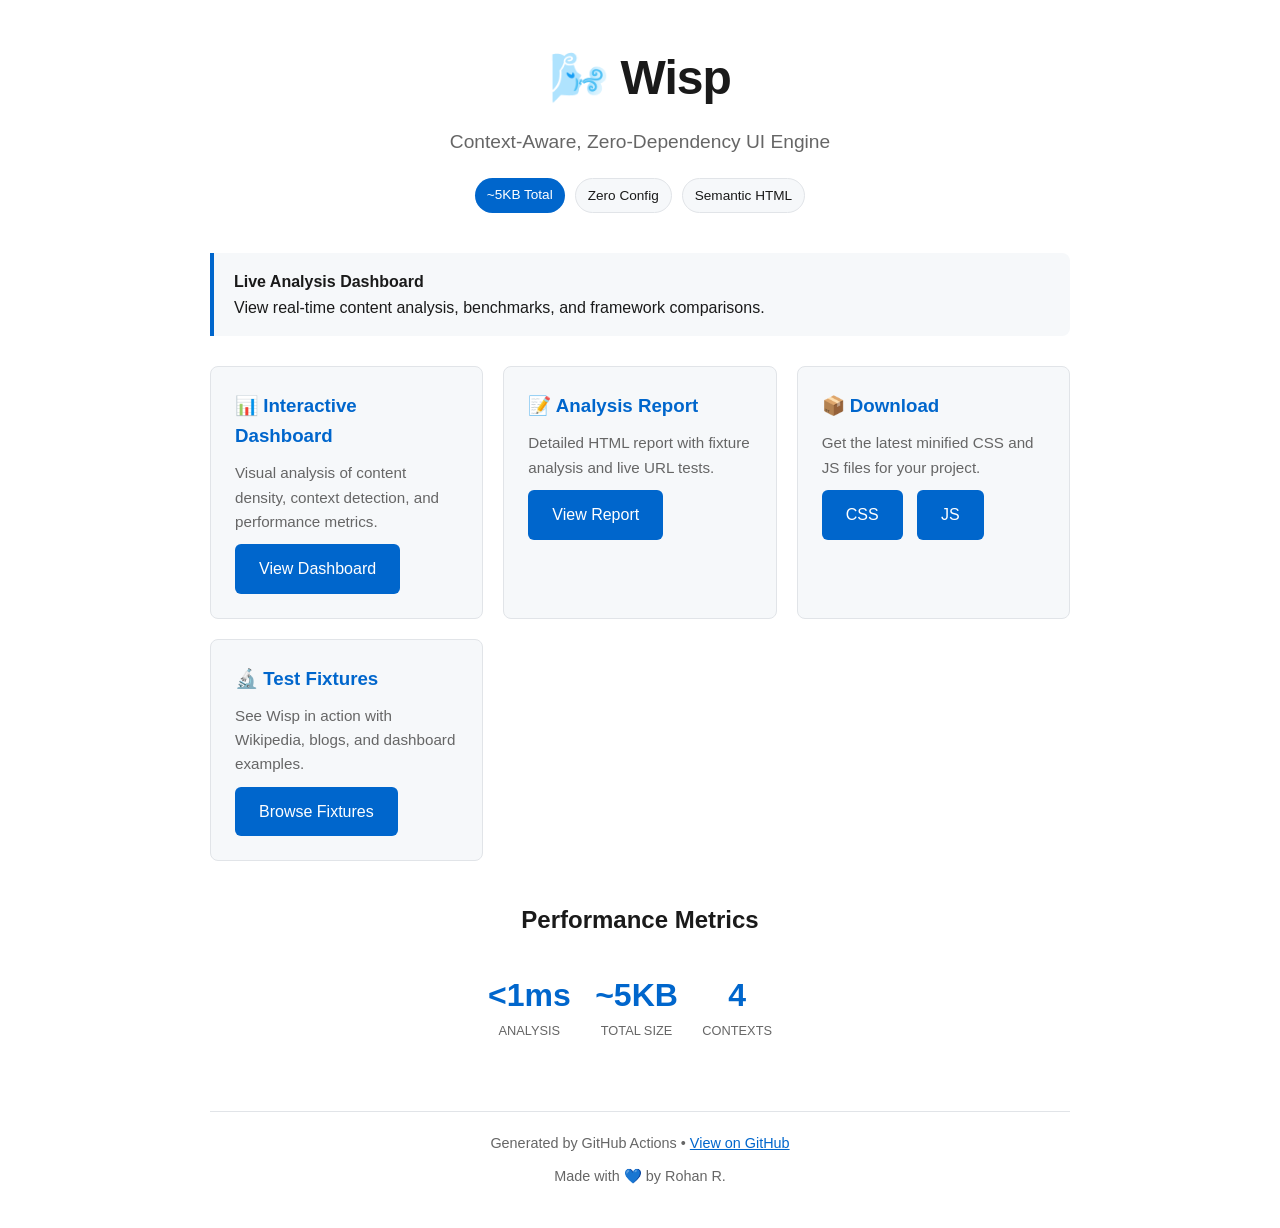
<file: index.html>
<!DOCTYPE html>
<html lang="en">
<head>
  <meta charset="UTF-8">
  <meta name="viewport" content="width=device-width, initial-scale=1.0">
  <title>Wisp - Context-Aware UI Engine</title>
  <style>
    :root {
      --primary: #0066cc;
      --bg: #ffffff;
      --text: #1a1a1a;
      --muted: #666666;
      --border: #e1e4e8;
      --card-bg: #f6f8fa;
    }
    @media (prefers-color-scheme: dark) {
      :root {
        --bg: #0d1117;
        --text: #c9d1d9;
        --muted: #8b949e;
        --border: #30363d;
        --card-bg: #161b22;
      }
    }
    * { box-sizing: border-box; margin: 0; }
    body {
      font-family: -apple-system, BlinkMacSystemFont, 'Segoe UI', Roboto, sans-serif;
      background: var(--bg);
      color: var(--text);
      line-height: 1.6;
      max-width: 900px;
      margin: 0 auto;
      padding: 40px 20px;
    }
    header { text-align: center; margin-bottom: 40px; }
    h1 { font-size: 3em; margin-bottom: 10px; letter-spacing: -1px; }
    .subtitle { color: var(--muted); font-size: 1.2em; }
    .badges { margin: 20px 0; display: flex; gap: 10px; justify-content: center; flex-wrap: wrap; }
    .badge {
      display: inline-block;
      padding: 6px 12px;
      border-radius: 20px;
      font-size: 0.85em;
      font-weight: 500;
      background: var(--primary);
      color: white;
      text-decoration: none;
    }
    .badge.secondary { background: var(--card-bg); color: var(--text); border: 1px solid var(--border); }
    .grid { display: grid; grid-template-columns: repeat(auto-fit, minmax(250px, 1fr)); gap: 20px; margin: 30px 0; }
    .card {
      background: var(--card-bg);
      border: 1px solid var(--border);
      border-radius: 8px;
      padding: 24px;
      transition: transform 0.2s, box-shadow 0.2s;
    }
    .card:hover { transform: translateY(-2px); box-shadow: 0 4px 12px rgba(0,0,0,0.1); }
    .card h3 { margin-bottom: 10px; color: var(--primary); }
    .card p { color: var(--muted); font-size: 0.95em; }
    .button {
      display: inline-block;
      padding: 12px 24px;
      background: var(--primary);
      color: white;
      text-decoration: none;
      border-radius: 6px;
      font-weight: 500;
      margin-top: 10px;
      transition: opacity 0.2s;
    }
    .button:hover { opacity: 0.9; }
    .metric {
      display: inline-block;
      margin: 10px 20px 10px 0;
      text-align: center;
    }
    .metric-value { font-size: 2em; font-weight: bold; color: var(--primary); }
    .metric-label { font-size: 0.8em; color: var(--muted); text-transform: uppercase; }
    footer {
      margin-top: 60px;
      padding-top: 20px;
      border-top: 1px solid var(--border);
      text-align: center;
      color: var(--muted);
      font-size: 0.9em;
    }
    a { color: var(--primary); }
    .info-box {
      background: var(--card-bg);
      border-left: 4px solid var(--primary);
      padding: 16px 20px;
      margin: 20px 0;
      border-radius: 0 8px 8px 0;
    }
  </style>
</head>
<body>
  <header>
    <h1>🌬️ Wisp</h1>
    <p class="subtitle">Context-Aware, Zero-Dependency UI Engine</p>
    <div class="badges">
      <span class="badge">~5KB Total</span>
      <span class="badge secondary">Zero Config</span>
      <span class="badge secondary">Semantic HTML</span>
    </div>
  </header>
  
  <div class="info-box">
    <strong>Live Analysis Dashboard</strong><br>
    View real-time content analysis, benchmarks, and framework comparisons.
  </div>
  
  <div class="grid">
    <div class="card">
      <h3>📊 Interactive Dashboard</h3>
      <p>Visual analysis of content density, context detection, and performance metrics.</p>
      <a href="dashboard.html" class="button">View Dashboard</a>
    </div>
    
    <div class="card">
      <h3>📝 Analysis Report</h3>
      <p>Detailed HTML report with fixture analysis and live URL tests.</p>
      <a href="analysis/" class="button">View Report</a>
    </div>
    
    <div class="card">
      <h3>📦 Download</h3>
      <p>Get the latest minified CSS and JS files for your project.</p>
      <a href="dist/wisp.min.css" class="button" style="margin-right: 10px;">CSS</a>
      <a href="dist/wisp.min.js" class="button">JS</a>
    </div>
    
    <div class="card">
      <h3>🔬 Test Fixtures</h3>
      <p>See Wisp in action with Wikipedia, blogs, and dashboard examples.</p>
      <a href="analysis/" class="button">Browse Fixtures</a>
    </div>
  </div>
  
  <div style="text-align: center; margin: 40px 0;">
    <h2>Performance Metrics</h2>
    <div style="margin-top: 20px;">
      <div class="metric">
        <div class="metric-value">&lt;1ms</div>
        <div class="metric-label">Analysis</div>
      </div>
      <div class="metric">
        <div class="metric-value">~5KB</div>
        <div class="metric-label">Total Size</div>
      </div>
      <div class="metric">
        <div class="metric-value">4</div>
        <div class="metric-label">Contexts</div>
      </div>
    </div>
  </div>
  
  <footer>
    <p>Generated by GitHub Actions • <a href="https://github.com/rotsl/wisp">View on GitHub</a></p>
    <p style="margin-top: 10px;">Made with 💙 by Rohan R.</p>
  </footer>
</body>
</html>
</file>
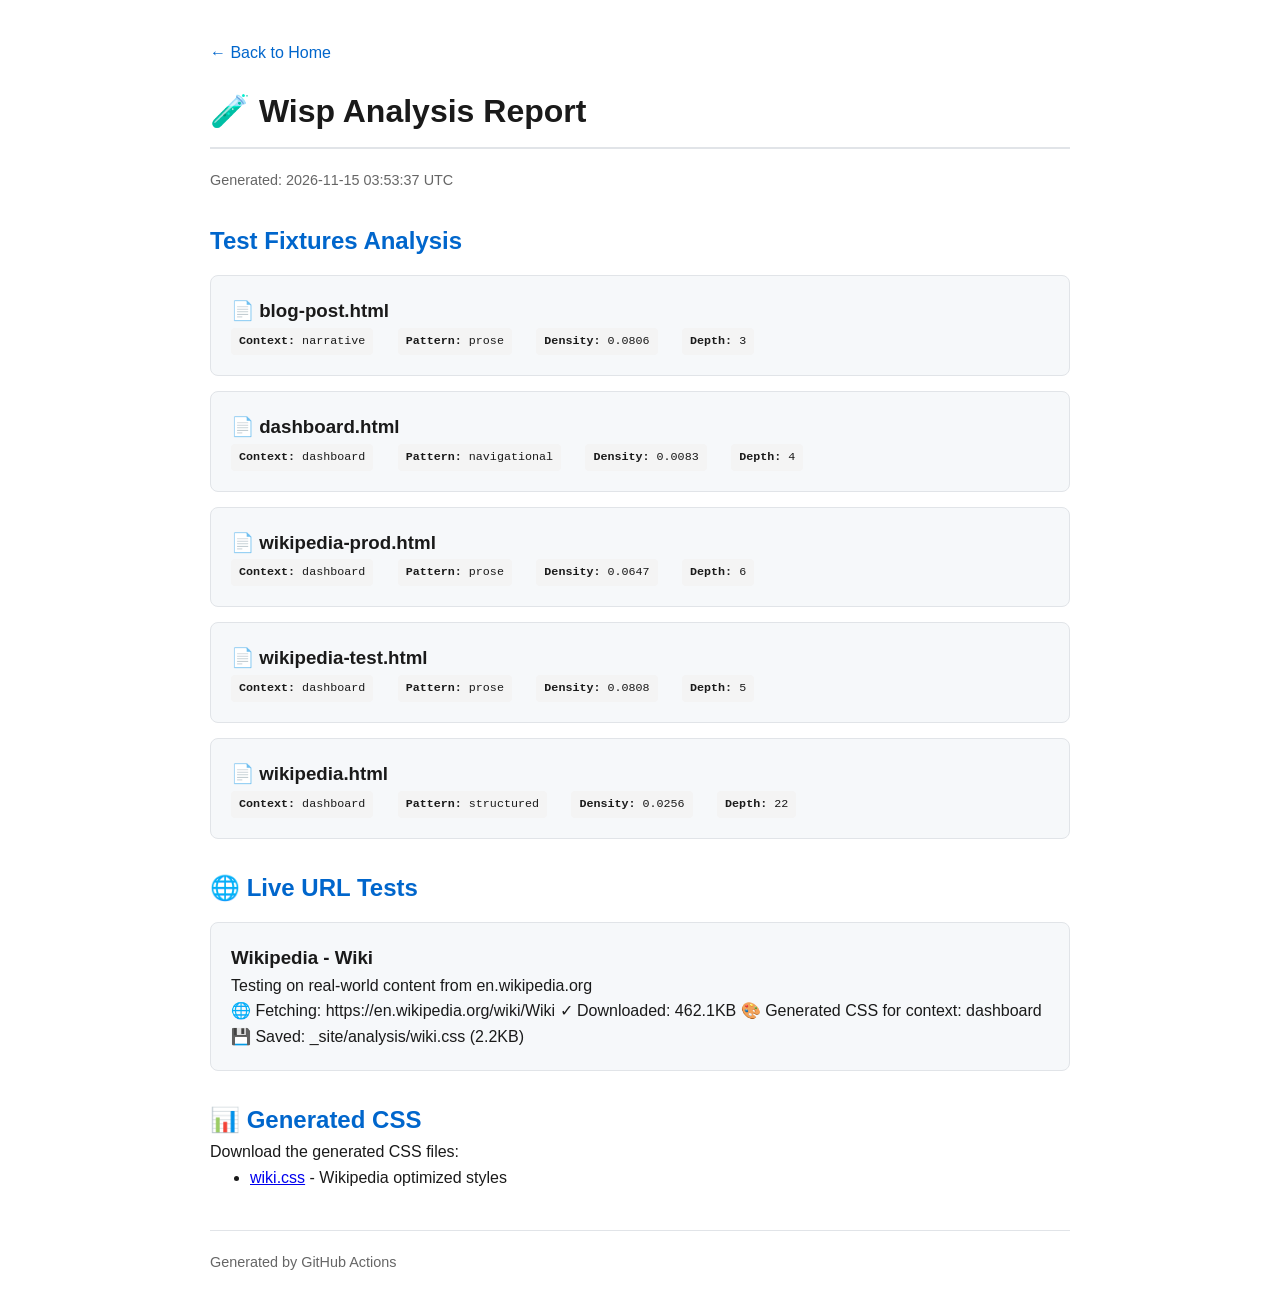
<file: analysis/index.html>
<!DOCTYPE html>
<html lang="en">
<head>
  <meta charset="UTF-8">
  <meta name="viewport" content="width=device-width, initial-scale=1.0">
  <title>Wisp Analysis Report</title>
  <style>
    :root {
      --primary: #0066cc;
      --bg: #ffffff;
      --text: #1a1a1a;
      --muted: #666666;
      --border: #e1e4e8;
      --card-bg: #f6f8fa;
      --code-bg: #f4f4f4;
    }
    @media (prefers-color-scheme: dark) {
      :root {
        --bg: #0d1117;
        --text: #c9d1d9;
        --muted: #8b949e;
        --border: #30363d;
        --card-bg: #161b22;
        --code-bg: #21262d;
      }
    }
    * { box-sizing: border-box; margin: 0; }
    body {
      font-family: -apple-system, BlinkMacSystemFont, 'Segoe UI', Roboto, sans-serif;
      background: var(--bg);
      color: var(--text);
      line-height: 1.6;
      max-width: 900px;
      margin: 0 auto;
      padding: 40px 20px;
    }
    h1 { border-bottom: 2px solid var(--border); padding-bottom: 10px; margin-bottom: 20px; }
    h2 { margin-top: 30px; color: var(--primary); }
    h3 { margin-top: 20px; }
    .meta { color: var(--muted); font-size: 0.9em; margin-bottom: 30px; }
    .fixture {
      background: var(--card-bg);
      border: 1px solid var(--border);
      border-radius: 8px;
      padding: 20px;
      margin: 15px 0;
    }
    .fixture h3 { margin-top: 0; }
    .metric {
      display: inline-block;
      margin-right: 20px;
      font-family: monospace;
      background: var(--code-bg);
      padding: 4px 8px;
      border-radius: 4px;
      font-size: 0.9em;
    }
    .back {
      display: inline-block;
      margin-bottom: 20px;
      color: var(--primary);
      text-decoration: none;
    }
    .back:hover { text-decoration: underline; }
    pre {
      background: var(--code-bg);
      padding: 15px;
      border-radius: 6px;
      overflow-x: auto;
      font-size: 0.9em;
    }
    code {
      font-family: 'Monaco', 'Consolas', monospace;
      font-size: 0.9em;
    }
  </style>
</head>
<body>
  <a href="/wisp/" class="back">← Back to Home</a>
  <h1>🧪 Wisp Analysis Report</h1>
  <div class="meta">
    Generated: 
2026-11-15 03:53:37 UTC
  </div>
  
  <h2>Test Fixtures Analysis</h2>
  <div id="fixtures">
<div class="fixture"><h3>📄 blog-post.html</h3>
<div class="metric"><strong>Context:</strong> narrative</div>
<div class="metric"><strong>Pattern:</strong> prose</div>
<div class="metric"><strong>Density:</strong> 0.0806</div>
<div class="metric"><strong>Depth:</strong> 3</div>
</div>
<div class="fixture"><h3>📄 dashboard.html</h3>
<div class="metric"><strong>Context:</strong> dashboard</div>
<div class="metric"><strong>Pattern:</strong> navigational</div>
<div class="metric"><strong>Density:</strong> 0.0083</div>
<div class="metric"><strong>Depth:</strong> 4</div>
</div>
<div class="fixture"><h3>📄 wikipedia-prod.html</h3>
<div class="metric"><strong>Context:</strong> dashboard</div>
<div class="metric"><strong>Pattern:</strong> prose</div>
<div class="metric"><strong>Density:</strong> 0.0647</div>
<div class="metric"><strong>Depth:</strong> 6</div>
</div>
<div class="fixture"><h3>📄 wikipedia-test.html</h3>
<div class="metric"><strong>Context:</strong> dashboard</div>
<div class="metric"><strong>Pattern:</strong> prose</div>
<div class="metric"><strong>Density:</strong> 0.0808</div>
<div class="metric"><strong>Depth:</strong> 5</div>
</div>
<div class="fixture"><h3>📄 wikipedia.html</h3>
<div class="metric"><strong>Context:</strong> dashboard</div>
<div class="metric"><strong>Pattern:</strong> structured</div>
<div class="metric"><strong>Density:</strong> 0.0256</div>
<div class="metric"><strong>Depth:</strong> 22</div>
</div>
  </div>
  
  <h2>🌐 Live URL Tests</h2>
  <div class="fixture">
    <h3>Wikipedia - Wiki</h3>
    <p>Testing on real-world content from en.wikipedia.org</p>
🌐 Fetching: https://en.wikipedia.org/wiki/Wiki
✓ Downloaded: 462.1KB
🎨 Generated CSS for context: dashboard
💾 Saved: _site/analysis/wiki.css (2.2KB)
  </div>
  
  <h2>📊 Generated CSS</h2>
  <p>Download the generated CSS files:</p>
  <ul>
    <li><a href="wiki.css">wiki.css</a> - Wikipedia optimized styles</li>
  </ul>
  
  <footer style="margin-top: 40px; padding-top: 20px; border-top: 1px solid var(--border); color: var(--muted); font-size: 0.9em;">
    Generated by GitHub Actions
  </footer>
</body>
</html>
</file>
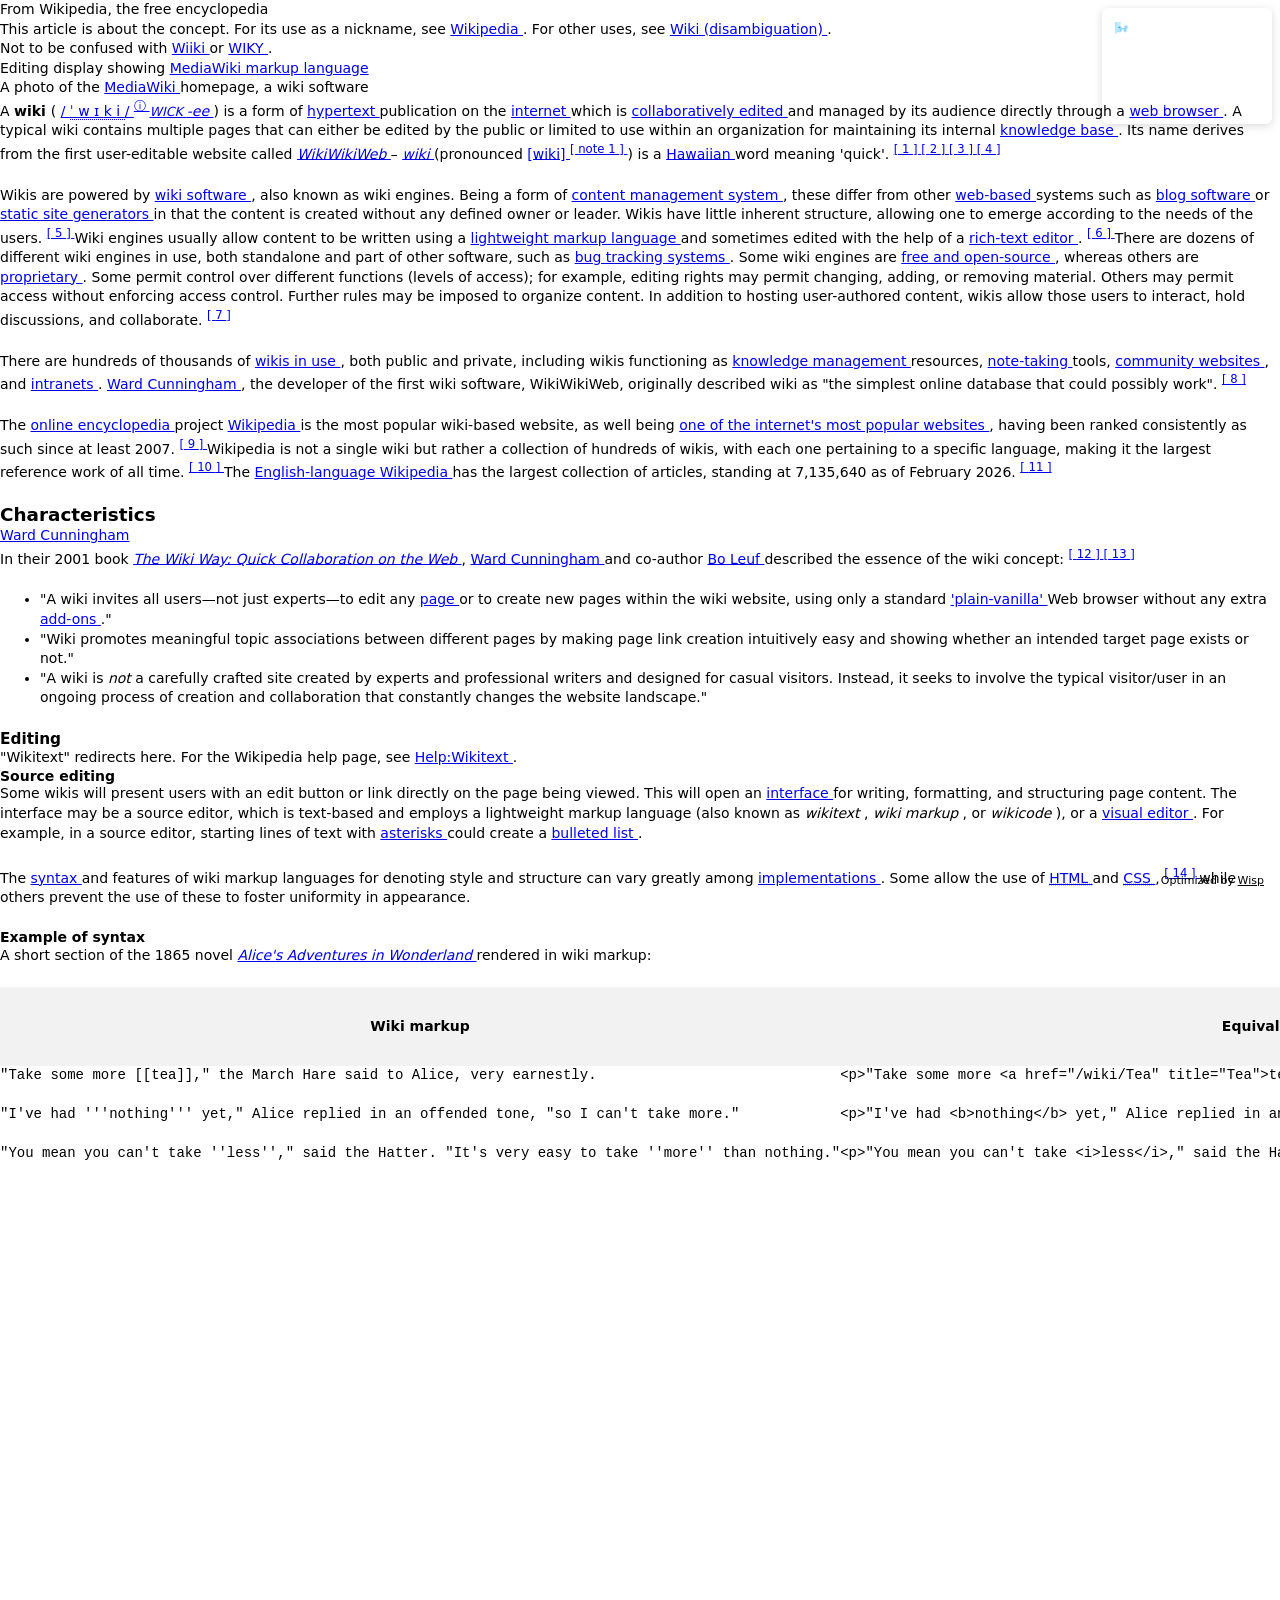
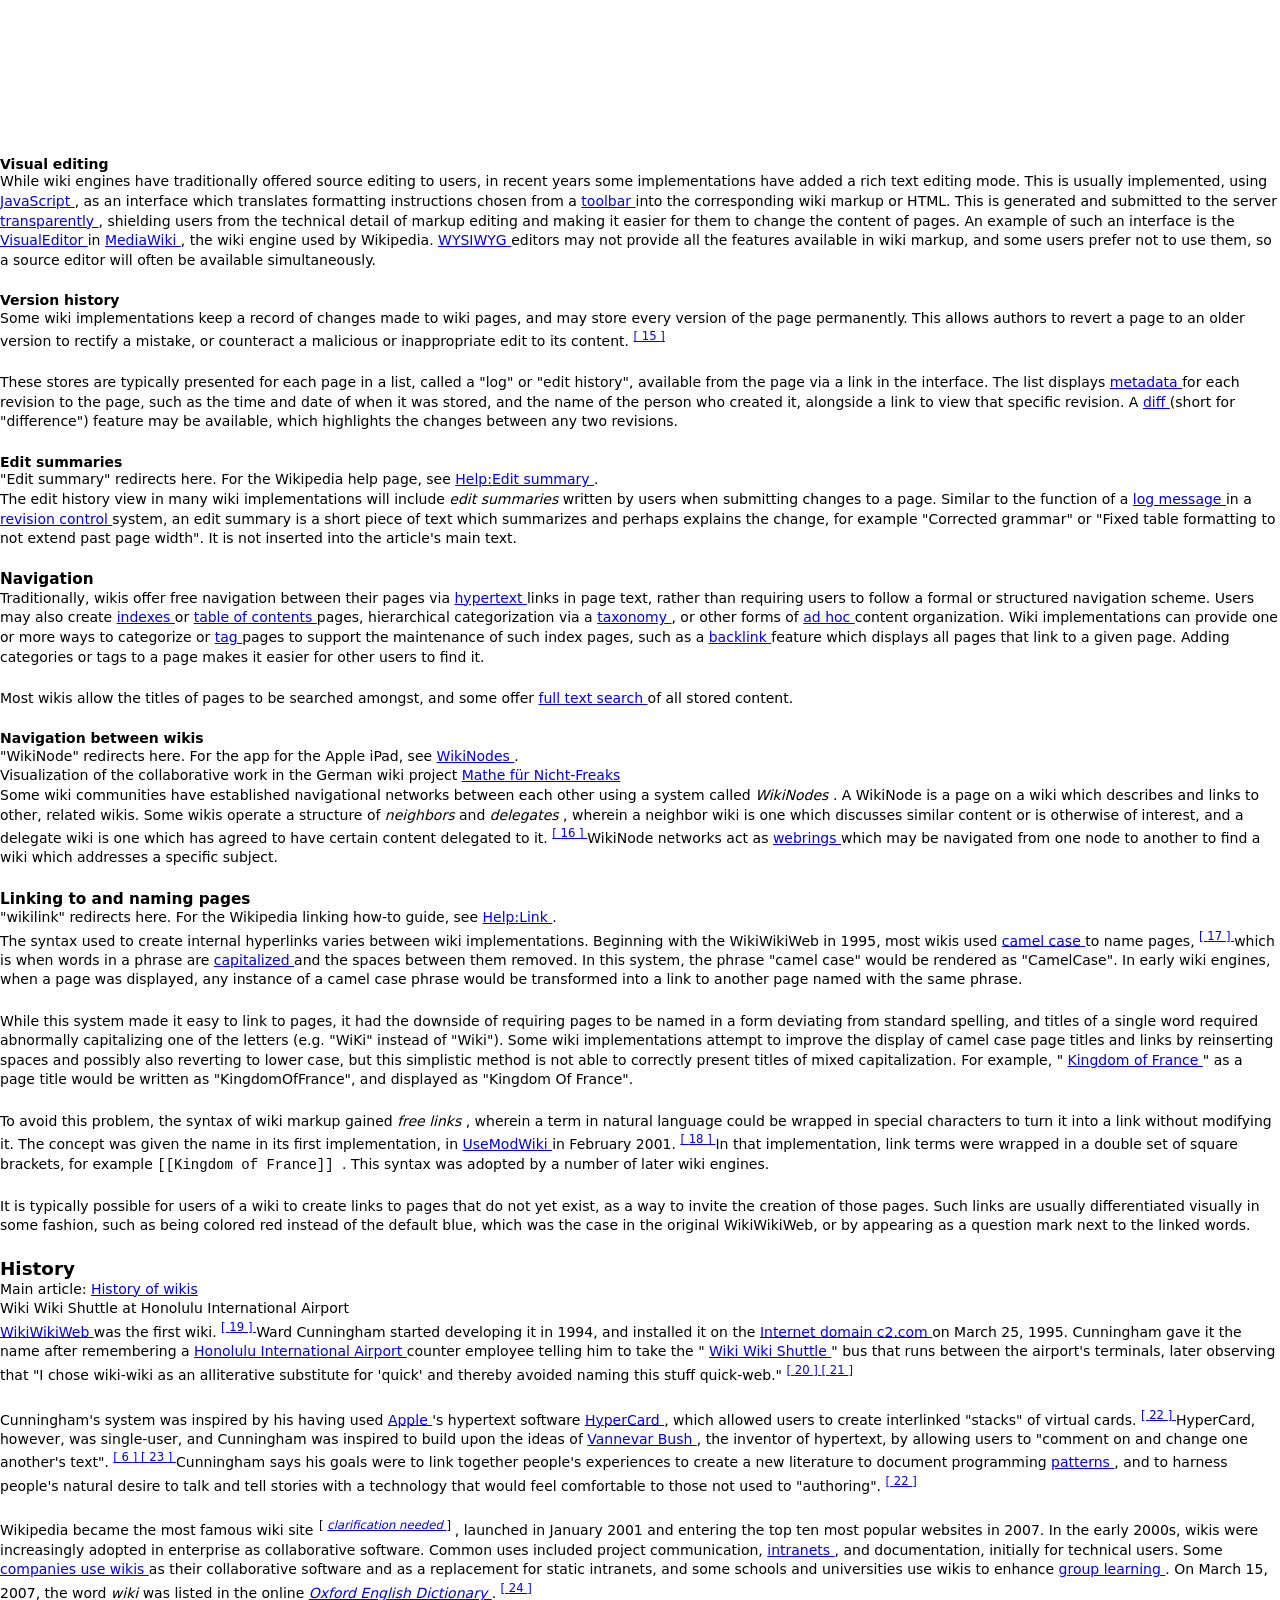
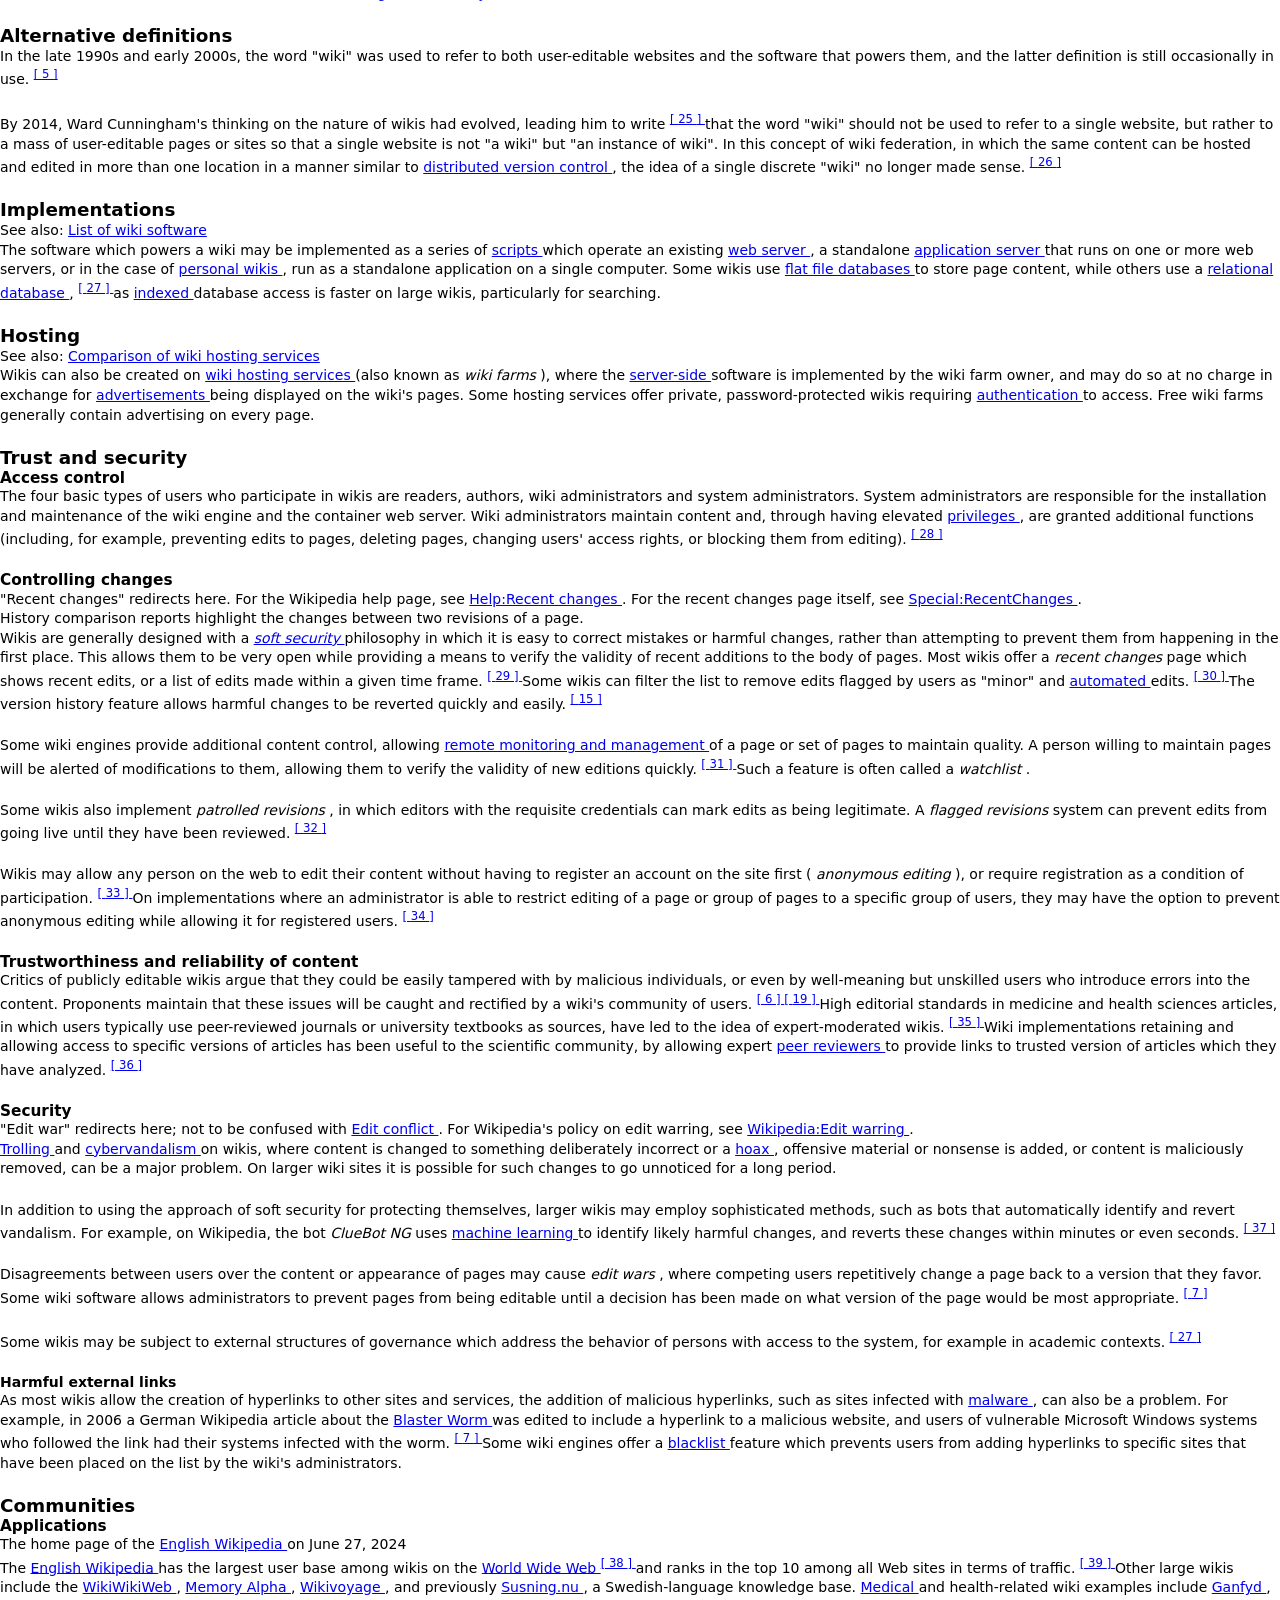
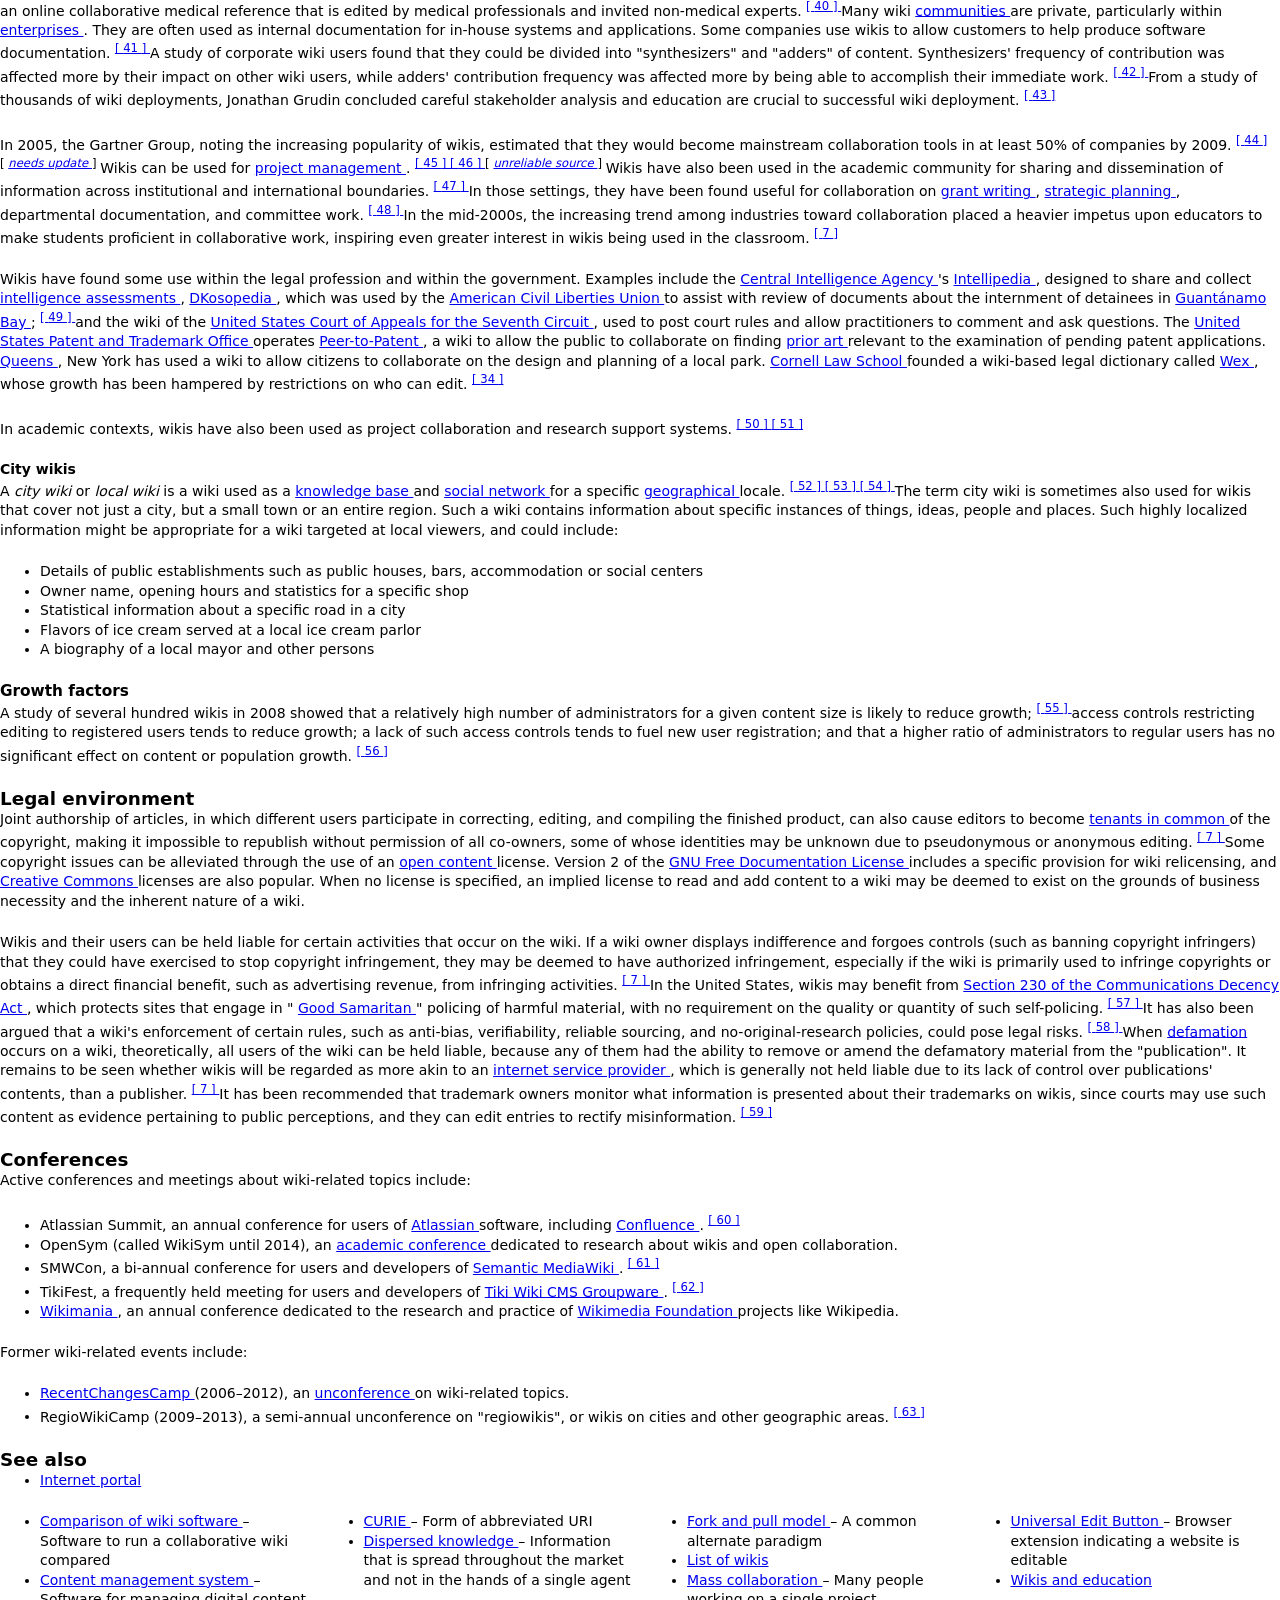
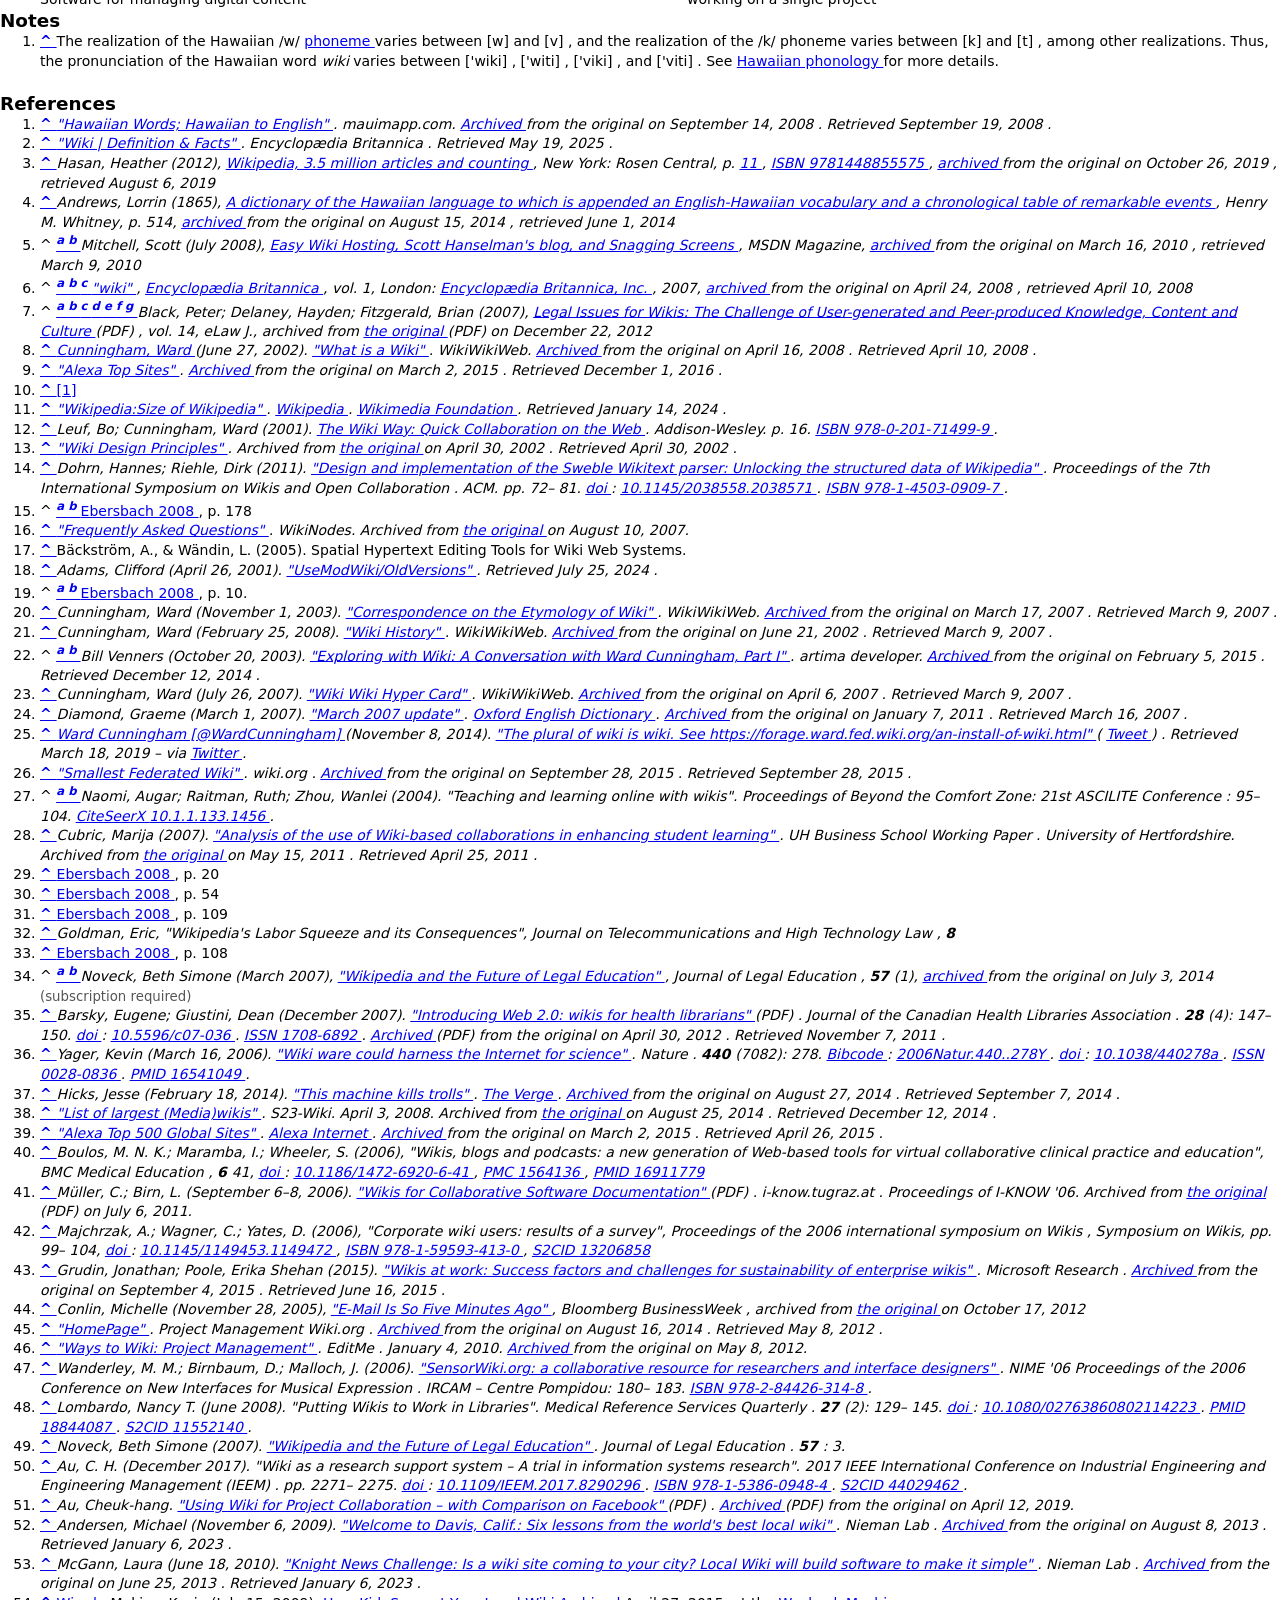
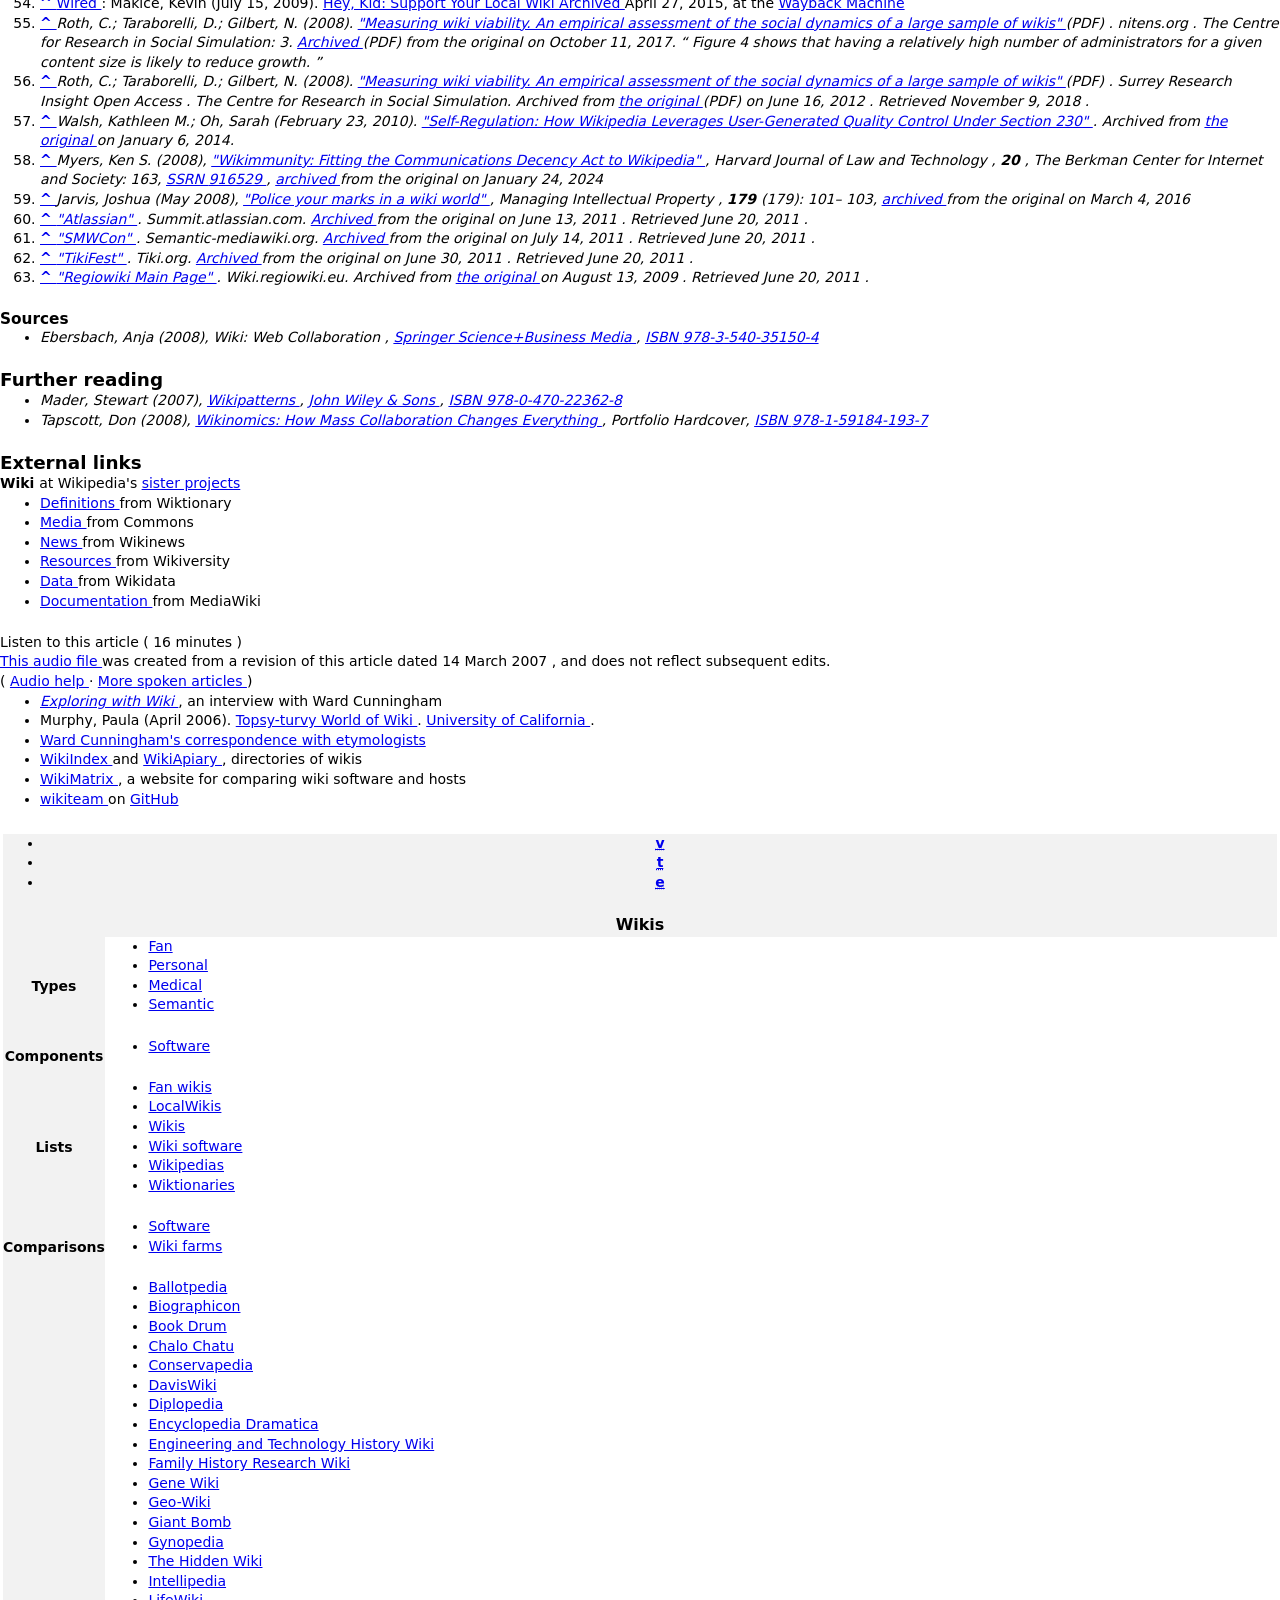
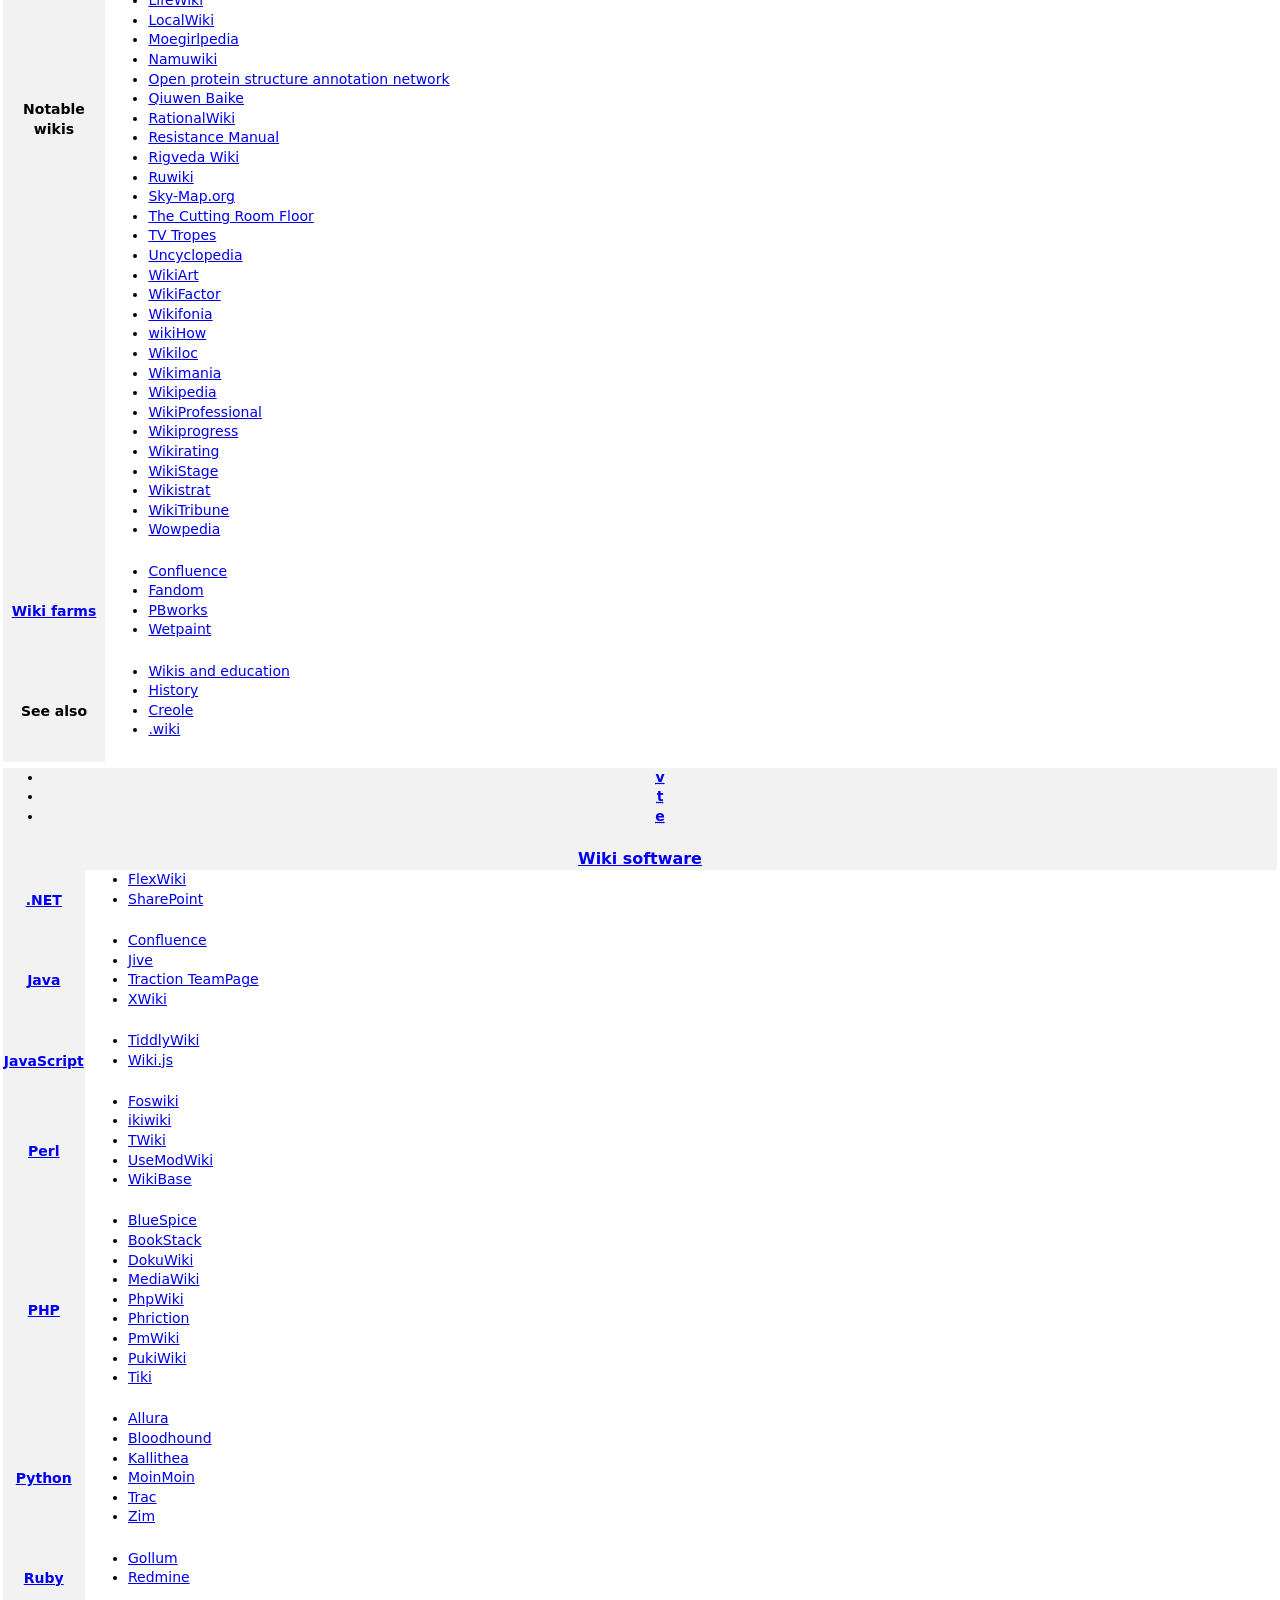
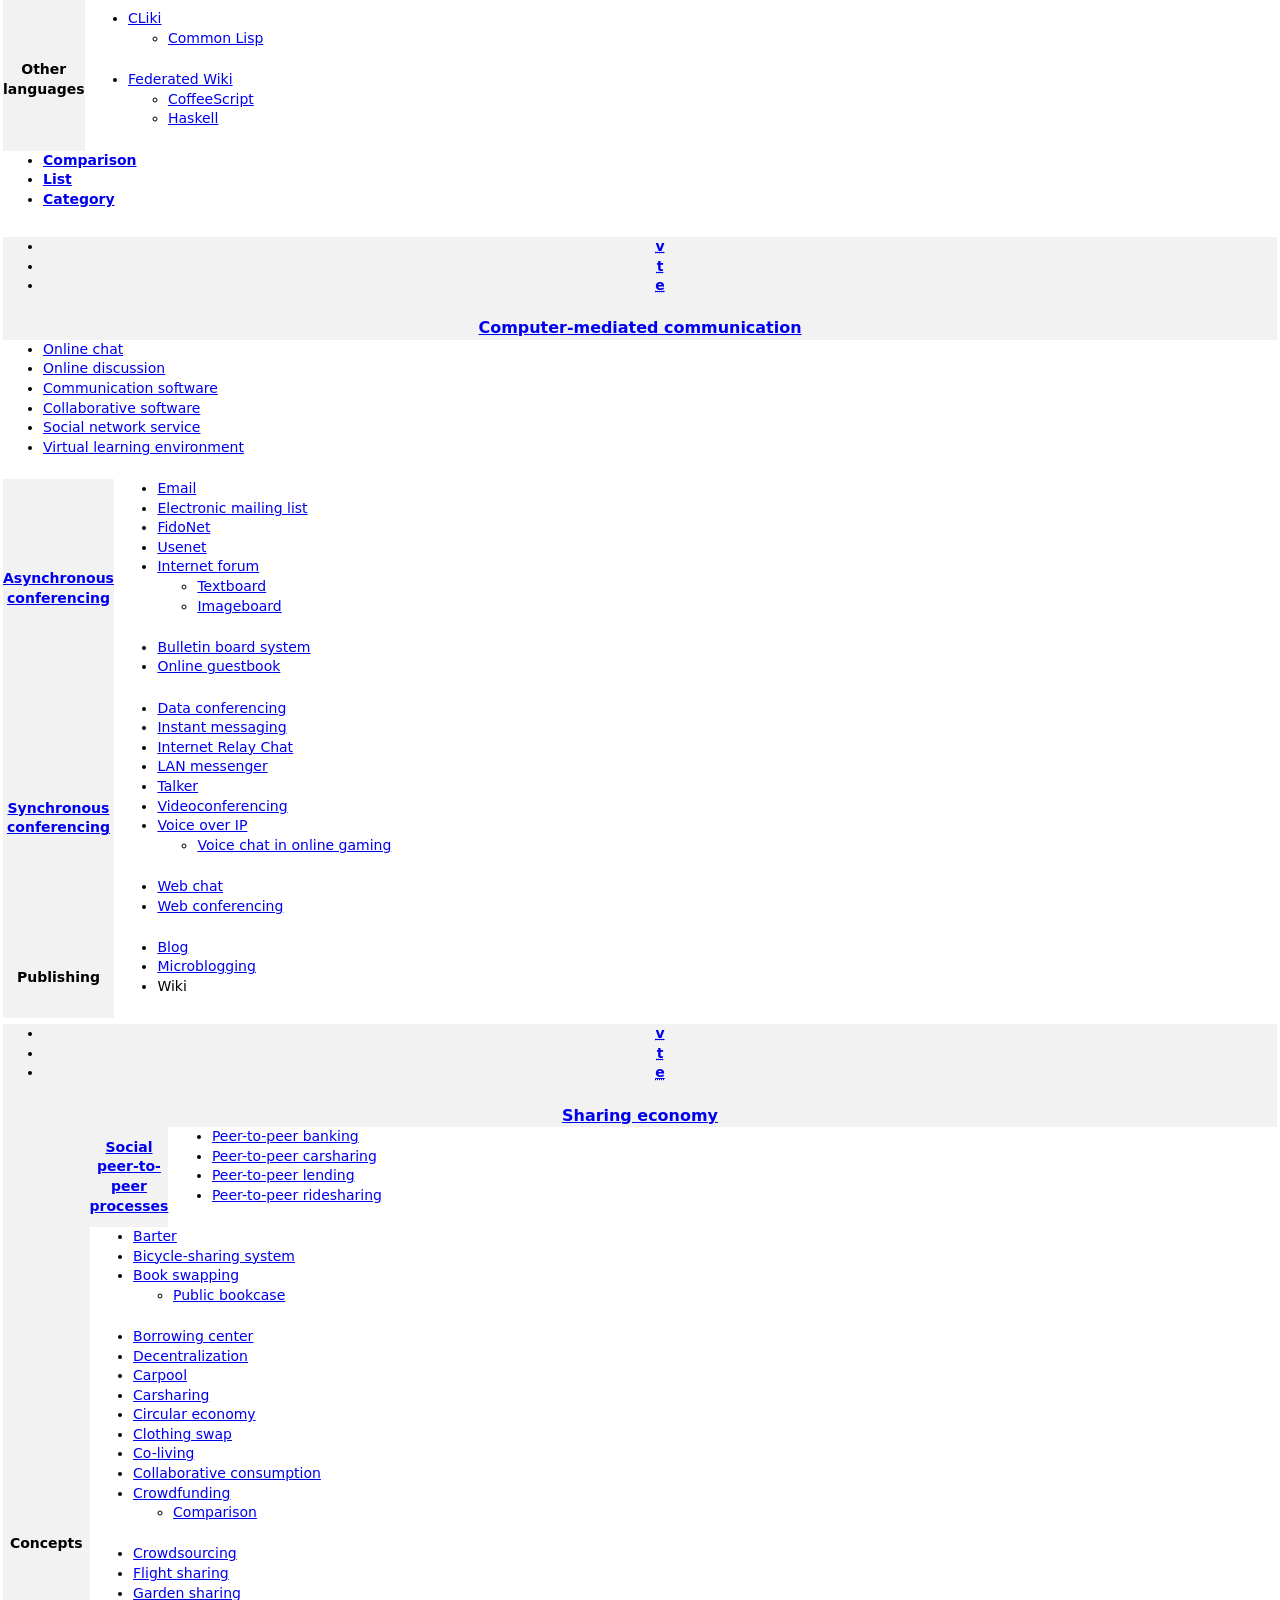
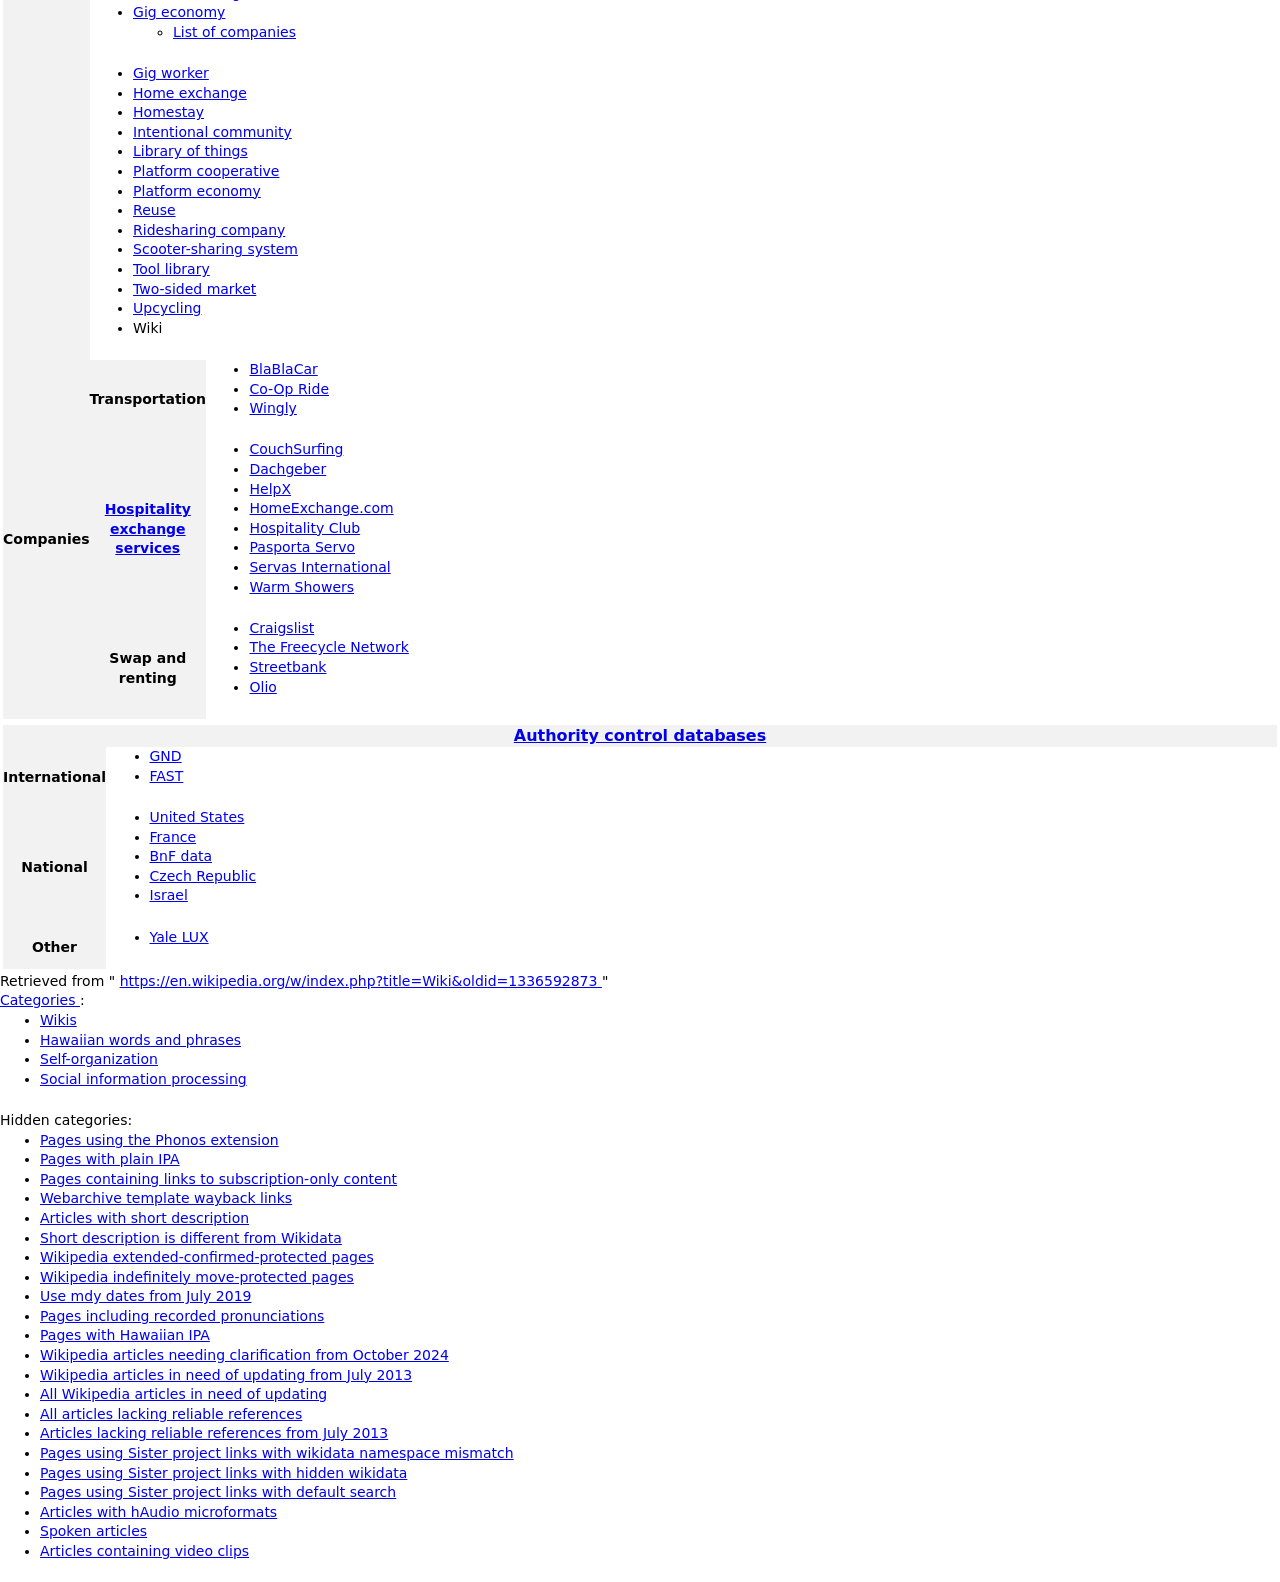
<file: docs/examples/wikipedia-demo.html>
<!DOCTYPE html>
<html lang="en">
<head>
  <meta charset="UTF-8">
  <meta name="viewport" content="width=device-width, initial-scale=1.0">
  <title>Wiki - Wikipedia - Wisp Optimized</title>
  <style>:root {
  --wisp-density: 0.03;
  --wisp-context: dashboard;
  --wisp-pattern: structured;
  --wisp-depth: 19;
  --wisp-spacing-unit: 1.5rem;
  --wisp-line-height: 1.4;
  --wisp-max-width: 100%;
  --wisp-base-font: 0.875rem;
  --wisp-motion: 200ms;
  --wisp-generated: "2026-02-14T13:33:46.082937";
}

/* Context: dashboard | Pattern: structured | Density: 0.03 */
/* Wisp Base Styles */

*, *::before, *::after {
  box-sizing: border-box;
  margin: 0;
}



@media (prefers-color-scheme: dark) {
  
}

html {
  font-size: var(--wisp-base-font);
  line-height: var(--wisp-line-height);
  color: var(--wisp-fg);
  background: var(--wisp-bg);
}

body {
  font-family: system-ui, -apple-system, BlinkMacSystemFont, 'Segoe UI', Roboto, sans-serif;
  max-width: var(--wisp-max-width);
  margin: 0 auto;
  padding: var(--wisp-md);
}

[data-wisp-active="dashboard"] body {
  max-width: 100%;
  padding: var(--wisp-sm);
}

[data-wisp-active="narrative"] body {
  padding: var(--wisp-xl) var(--wisp-md);
}

h1, h2, h3, h4, h5, h6 {
  line-height: 1.2;
  margin: var(--wisp-lg) 0 var(--wisp-sm);
  font-weight: 600;
}

h1 { font-size: calc(var(--wisp-base-font) * 2); }
h2 { font-size: calc(var(--wisp-base-font) * 1.5); }
h3 { font-size: calc(var(--wisp-base-font) * 1.25); }

p, ul, ol {
  margin-bottom: calc(var(--wisp-spacing-unit) * (1 + var(--wisp-density)));
}

button, input, select, textarea {
  font: inherit;
  padding: var(--wisp-sm) var(--wisp-md);
  border: 1px solid var(--wisp-border);
  border-radius: calc(var(--wisp-spacing-unit) * 0.25);
  background: var(--wisp-bg);
  color: var(--wisp-fg);
  transition: all var(--wisp-motion) ease;
}

button:hover, input:focus, select:focus, textarea:focus {
  border-color: var(--wisp-accent);
  outline: none;
  box-shadow: 0 0 0 2px rgba(0, 102, 204, 0.2);
}

[data-wisp-skip] {
  position: absolute;
  top: -100%;
  left: var(--wisp-md);
  background: var(--wisp-accent);
  color: white;
  padding: var(--wisp-sm) var(--wisp-md);
  text-decoration: none;
  border-radius: 0 0 4px 4px;
  z-index: 10000;
  transition: top var(--wisp-motion);
}

[data-wisp-skip]:focus {
  top: 0;
}

@media print {
  
  [data-wisp-skip], button { display: none !important; }
}
</style>
  <style>
    /* Wisp Auto-Fetcher Enhancements */
    .wisp-source { 
      position: fixed; 
      bottom: 8px; 
      right: 8px; 
      font-size: 11px; 
      color: var(--wisp-muted);
      background: var(--wisp-bg);
      padding: 4px 8px;
      border-radius: 4px;
      border: 1px solid var(--wisp-border);
      z-index: 10000;
    }
    .wisp-analysis {
      position: fixed;
      top: 8px;
      right: 8px;
      background: var(--wisp-accent);
      color: white;
      padding: 12px;
      border-radius: 6px;
      font-size: 12px;
      z-index: 10000;
      box-shadow: 0 2px 8px rgba(0,0,0,0.15);
      max-width: 220px;
    }
    .wisp-analysis code {
      background: rgba(255,255,255,0.2);
      padding: 2px 4px;
      border-radius: 3px;
      font-family: monospace;
    }
    /* Ensure images don't break layout */
    img { max-width: 100%; height: auto; }
    /* Fix tables */
    table { border-collapse: collapse; width: 100%; margin: var(--wisp-md) 0; }
    td, th { padding: var(--wisp-xs) var(--wisp-sm); border: 1px solid var(--wisp-border); }
    th { background: rgba(0,0,0,0.05); font-weight: 600; }
  </style>
</head>
<body>
  <main data-wisp-auto="true">
    <html>
 <body>
  <main class="mw-body" id="content">
   <div aria-labelledby="firstHeading" class="vector-body" data-mw-ve-target-container="" id="bodyContent">
    <div class="vector-body-before-content">
     <div class="noprint" id="siteSub">
      From Wikipedia, the free encyclopedia
     </div>
    </div>
    <div class="mw-body-content" id="mw-content-text">
     <div class="mw-content-ltr mw-parser-output" dir="ltr" lang="en">
      <div class="shortdescription nomobile noexcerpt noprint searchaux" style="display:none">
       Type of website edited collaboratively
      </div>
      <div class="hatnote navigation-not-searchable" role="note">
       This article is about the concept. For its use as a nickname, see
       <a href="/wiki/Wikipedia" title="Wikipedia">
        Wikipedia
       </a>
       . For other uses, see
       <a class="mw-disambig" href="/wiki/Wiki_(disambiguation)" title="Wiki (disambiguation)">
        Wiki (disambiguation)
       </a>
       .
      </div>
      <div class="hatnote navigation-not-searchable" role="note">
       Not to be confused with
       <a class="mw-redirect" href="/wiki/Wiiki" title="Wiiki">
        Wiiki
       </a>
       or
       <a class="mw-redirect mw-disambig" href="/wiki/WIKY_(disambiguation)" title="WIKY (disambiguation)">
        WIKY
       </a>
       .
      </div>
      <figure class="mw-default-size" typeof="mw:File/Thumb">
       <figcaption>
        Editing display showing
        <a class="mw-redirect" href="/wiki/MediaWiki_markup_language" title="MediaWiki markup language">
         MediaWiki markup language
        </a>
       </figcaption>
      </figure>
      <figure class="mw-default-size mw-halign-right" typeof="mw:File/Thumb">
       <figcaption>
        A photo of the
        <a href="/wiki/MediaWiki" title="MediaWiki">
         MediaWiki
        </a>
        homepage, a wiki software
       </figcaption>
      </figure>
      <p>
       A
       <b>
        wiki
       </b>
       (
       <span class="rt-commentedText nowrap">
        <span class="IPA nopopups noexcerpt" lang="en-fonipa">
         <a href="/wiki/Help:IPA/English" title="Help:IPA/English">
          /
          <span style="border-bottom:1px dotted">
           <span title="/ˈ/: primary stress follows">
            ˈ
           </span>
           <span title="'w' in 'wind'">
            w
           </span>
           <span title="/ɪ/: 'i' in 'kit'">
            ɪ
           </span>
           <span title="'k' in 'kind'">
            k
           </span>
           <span title="/i/: 'y' in 'happy'">
            i
           </span>
          </span>
          /
         </a>
        </span>
        <span class="ext-phonos">
         <sup class="ext-phonos-attribution noexcerpt navigation-not-searchable">
          <a href="/wiki/File:En-us-wiki.ogg" title="File:En-us-wiki.ogg">
           ⓘ
          </a>
         </sup>
        </span>
       </span>
       <a href="/wiki/Help:Pronunciation_respelling_key" title="Help:Pronunciation respelling key">
        <i title="English pronunciation respelling">
         <span style="font-size:90%">
          WICK
         </span>
         -ee
        </i>
       </a>
       ) is a form of
       <a href="/wiki/Hypertext" title="Hypertext">
        hypertext
       </a>
       publication on the
       <a href="/wiki/Internet" title="Internet">
        internet
       </a>
       which is
       <a href="/wiki/Collaborative_editing" title="Collaborative editing">
        collaboratively edited
       </a>
       and managed by its audience directly through a
       <a href="/wiki/Web_browser" title="Web browser">
        web browser
       </a>
       . A typical wiki contains multiple pages that can either be edited by the public or limited to use within an organization for maintaining its internal
       <a href="/wiki/Knowledge_base" title="Knowledge base">
        knowledge base
       </a>
       . Its name derives from the first user-editable website called
       <i>
        <a href="/wiki/WikiWikiWeb" title="WikiWikiWeb">
         WikiWikiWeb
        </a>
       </i>
       –
       <i lang="haw">
        <a class="extiw" href="https://en.wiktionary.org/wiki/wiki#Hawaiian" title="wikt:wiki">
         wiki
        </a>
       </i>
       (pronounced
       <span class="IPA nowrap" lang="haw-Latn-fonipa">
        <a href="/wiki/Help:IPA/Hawaiian" title="Help:IPA/Hawaiian">
         [wiki]
        </a>
       </span>
       <sup class="reference" id="cite_ref-1">
        <a href="#cite_note-1">
         <span class="cite-bracket">
          [
         </span>
         note 1
         <span class="cite-bracket">
          ]
         </span>
        </a>
       </sup>
       ) is a
       <a href="/wiki/Hawaiian_language" title="Hawaiian language">
        Hawaiian
       </a>
       word meaning 'quick'.
       <sup class="reference" id="cite_ref-2">
        <a href="#cite_note-2">
         <span class="cite-bracket">
          [
         </span>
         1
         <span class="cite-bracket">
          ]
         </span>
        </a>
       </sup>
       <sup class="reference" id="cite_ref-3">
        <a href="#cite_note-3">
         <span class="cite-bracket">
          [
         </span>
         2
         <span class="cite-bracket">
          ]
         </span>
        </a>
       </sup>
       <sup class="reference" id="cite_ref-4">
        <a href="#cite_note-4">
         <span class="cite-bracket">
          [
         </span>
         3
         <span class="cite-bracket">
          ]
         </span>
        </a>
       </sup>
       <sup class="reference" id="cite_ref-5">
        <a href="#cite_note-5">
         <span class="cite-bracket">
          [
         </span>
         4
         <span class="cite-bracket">
          ]
         </span>
        </a>
       </sup>
      </p>
      <p>
       Wikis are powered by
       <a href="/wiki/Wiki_software" title="Wiki software">
        wiki software
       </a>
       , also known as wiki engines. Being a form of
       <a href="/wiki/Content_management_system" title="Content management system">
        content management system
       </a>
       , these differ from other
       <a href="/wiki/Web_application" title="Web application">
        web-based
       </a>
       systems such as
       <a class="mw-redirect" href="/wiki/Blog_software" title="Blog software">
        blog software
       </a>
       or
       <a href="/wiki/Static_site_generator" title="Static site generator">
        static site generators
       </a>
       in that the content is created without any defined owner or leader. Wikis have little inherent structure, allowing one to emerge according to the needs of the users.
       <sup class="reference" id="cite_ref-Easy_Wiki_Hosting_6-0">
        <a href="#cite_note-Easy_Wiki_Hosting-6">
         <span class="cite-bracket">
          [
         </span>
         5
         <span class="cite-bracket">
          ]
         </span>
        </a>
       </sup>
       Wiki engines usually allow content to be written using a
       <a href="/wiki/Lightweight_markup_language" title="Lightweight markup language">
        lightweight markup language
       </a>
       and sometimes edited with the help of a
       <a href="/wiki/Online_rich-text_editor" title="Online rich-text editor">
        rich-text editor
       </a>
       .
       <sup class="reference" id="cite_ref-Britannica_7-0">
        <a href="#cite_note-Britannica-7">
         <span class="cite-bracket">
          [
         </span>
         6
         <span class="cite-bracket">
          ]
         </span>
        </a>
       </sup>
       There are dozens of different wiki engines in use, both standalone and part of other software, such as
       <a href="/wiki/Bug_tracking_system" title="Bug tracking system">
        bug tracking systems
       </a>
       . Some wiki engines are
       <a class="mw-redirect" href="/wiki/Free_and_open-source" title="Free and open-source">
        free and open-source
       </a>
       , whereas others are
       <a href="/wiki/Proprietary_software" title="Proprietary software">
        proprietary
       </a>
       . Some permit control over different functions (levels of access); for example, editing rights may permit changing, adding, or removing material. Others may permit access without enforcing access control. Further rules may be imposed to organize content. In addition to hosting user-authored content, wikis allow those users to interact, hold discussions, and collaborate.
       <sup class="reference" id="cite_ref-Legal_8-0">
        <a href="#cite_note-Legal-8">
         <span class="cite-bracket">
          [
         </span>
         7
         <span class="cite-bracket">
          ]
         </span>
        </a>
       </sup>
      </p>
      <p>
       There are hundreds of thousands of
       <a href="/wiki/List_of_wikis" title="List of wikis">
        wikis in use
       </a>
       , both public and private, including wikis functioning as
       <a href="/wiki/Knowledge_management" title="Knowledge management">
        knowledge management
       </a>
       resources,
       <a class="mw-redirect" href="/wiki/Notetaking_software" title="Notetaking software">
        note-taking
       </a>
       tools,
       <a class="mw-redirect" href="/wiki/Web_community" title="Web community">
        community websites
       </a>
       , and
       <a href="/wiki/Intranet" title="Intranet">
        intranets
       </a>
       .
       <a href="/wiki/Ward_Cunningham" title="Ward Cunningham">
        Ward Cunningham
       </a>
       , the developer of the first wiki software, WikiWikiWeb, originally described wiki as "the simplest online database that could possibly work".
       <sup class="reference" id="cite_ref-9">
        <a href="#cite_note-9">
         <span class="cite-bracket">
          [
         </span>
         8
         <span class="cite-bracket">
          ]
         </span>
        </a>
       </sup>
      </p>
      <p>
       The
       <a href="/wiki/Online_encyclopedia" title="Online encyclopedia">
        online encyclopedia
       </a>
       project
       <a href="/wiki/Wikipedia" title="Wikipedia">
        Wikipedia
       </a>
       is the most popular wiki-based website, as well being
       <a class="mw-redirect" href="/wiki/List_of_most_visited_websites" title="List of most visited websites">
        one of the internet's most popular websites
       </a>
       , having been ranked consistently as such since at least 2007.
       <sup class="reference" id="cite_ref-Alexa_Top_Sites_10-0">
        <a href="#cite_note-Alexa_Top_Sites-10">
         <span class="cite-bracket">
          [
         </span>
         9
         <span class="cite-bracket">
          ]
         </span>
        </a>
       </sup>
       Wikipedia is not a single wiki but rather a collection of hundreds of wikis, with each one pertaining to a specific language, making it the largest reference work of all time.
       <sup class="reference" id="cite_ref-11">
        <a href="#cite_note-11">
         <span class="cite-bracket">
          [
         </span>
         10
         <span class="cite-bracket">
          ]
         </span>
        </a>
       </sup>
       The
       <a class="mw-redirect" href="/wiki/English-language_Wikipedia" title="English-language Wikipedia">
        English-language Wikipedia
       </a>
       has the largest collection of articles, standing at 7,135,640 as of February 2026.
       <sup class="reference" id="cite_ref-12">
        <a href="#cite_note-12">
         <span class="cite-bracket">
          [
         </span>
         11
         <span class="cite-bracket">
          ]
         </span>
        </a>
       </sup>
      </p>
      <div class="mw-heading mw-heading2">
       <h2 id="Characteristics">
        Characteristics
       </h2>
      </div>
      <figure class="mw-default-size" typeof="mw:File/Thumb">
       <figcaption>
        <a href="/wiki/Ward_Cunningham" title="Ward Cunningham">
         Ward Cunningham
        </a>
       </figcaption>
      </figure>
      <p>
       In their 2001 book
       <i>
        <a href="/wiki/The_Wiki_Way" title="The Wiki Way">
         The Wiki Way: Quick Collaboration on the Web
        </a>
       </i>
       ,
       <a href="/wiki/Ward_Cunningham" title="Ward Cunningham">
        Ward Cunningham
       </a>
       and co-author
       <a href="/wiki/Bo_Leuf" title="Bo Leuf">
        Bo Leuf
       </a>
       described the essence of the wiki concept:
       <sup class="reference" id="cite_ref-13">
        <a href="#cite_note-13">
         <span class="cite-bracket">
          [
         </span>
         12
         <span class="cite-bracket">
          ]
         </span>
        </a>
       </sup>
       <sup class="reference" id="cite_ref-14">
        <a href="#cite_note-14">
         <span class="cite-bracket">
          [
         </span>
         13
         <span class="cite-bracket">
          ]
         </span>
        </a>
       </sup>
      </p>
      <ul>
       <li>
        "A wiki invites all users—not just experts—to edit any
        <a href="/wiki/Web_page" title="Web page">
         page
        </a>
        or to create new pages within the wiki website, using only a standard
        <a href="/wiki/Vanilla_software" title="Vanilla software">
         'plain-vanilla'
        </a>
        Web browser without any extra
        <a href="/wiki/Browser_extension" title="Browser extension">
         add-ons
        </a>
        ."
       </li>
       <li>
        "Wiki promotes meaningful topic associations between different pages by making page link creation intuitively easy and showing whether an intended target page exists or not."
       </li>
       <li>
        "A wiki is
        <i>
         not
        </i>
        a carefully crafted site created by experts and professional writers and designed for casual visitors. Instead, it seeks to involve the typical visitor/user in an ongoing process of creation and collaboration that constantly changes the website landscape."
       </li>
      </ul>
      <div class="mw-heading mw-heading3">
       <h3 id="Editing">
        Editing
       </h3>
      </div>
      <div class="hatnote navigation-not-searchable selfref" role="note">
       "Wikitext" redirects here. For the Wikipedia help page, see
       <a href="/wiki/Help:Wikitext" title="Help:Wikitext">
        Help:Wikitext
       </a>
       .
      </div>
      <div class="mw-heading mw-heading4">
       <h4 id="Source_editing">
        Source editing
       </h4>
      </div>
      <p>
       Some wikis will present users with an edit button or link directly on the page being viewed. This will open an
       <a href="/wiki/User_interface" title="User interface">
        interface
       </a>
       for writing, formatting, and structuring page content. The interface may be a source editor, which is text-based and employs a lightweight markup language (also known as
       <i>
        wikitext
       </i>
       ,
       <i>
        wiki markup
       </i>
       , or
       <i>
        wikicode
       </i>
       ), or a
       <a href="#Visual_editing">
        visual editor
       </a>
       . For example, in a source editor, starting lines of text with
       <a href="/wiki/Asterisk" title="Asterisk">
        asterisks
       </a>
       could create a
       <a href="/wiki/Bullet_(typography)" title="Bullet (typography)">
        bulleted list
       </a>
       .
      </p>
      <p>
       The
       <a href="/wiki/Syntax_(programming_languages)" title="Syntax (programming languages)">
        syntax
       </a>
       and features of wiki markup languages for denoting style and structure can vary greatly among
       <a href="/wiki/List_of_wiki_software" title="List of wiki software">
        implementations
       </a>
       . Some allow the use of
       <a class="mw-redirect" href="/wiki/Hypertext_Markup_Language" title="Hypertext Markup Language">
        <abbr title="Hypertext Markup Language">
         HTML
        </abbr>
       </a>
       <span class="sr-only" style="border: 0;   clip: rect(0, 0, 0, 0); clip-path: polygon(0px 0px, 0px 0px, 0px 0px); height: 1px; margin: -1px; overflow: hidden; padding: 0; position: absolute; width: 1px; white-space: nowrap;">
        Tooltip Hypertext Markup Language
       </span>
       and
       <a class="mw-redirect" href="/wiki/Cascading_Style_Sheets" title="Cascading Style Sheets">
        <abbr title="Cascading Style Sheets">
         CSS
        </abbr>
       </a>
       <span class="sr-only" style="border: 0;   clip: rect(0, 0, 0, 0); clip-path: polygon(0px 0px, 0px 0px, 0px 0px); height: 1px; margin: -1px; overflow: hidden; padding: 0; position: absolute; width: 1px; white-space: nowrap;">
        Tooltip Cascading Style Sheets
       </span>
       ,
       <sup class="reference" id="cite_ref-15">
        <a href="#cite_note-15">
         <span class="cite-bracket">
          [
         </span>
         14
         <span class="cite-bracket">
          ]
         </span>
        </a>
       </sup>
       while others prevent the use of these to foster uniformity in appearance.
      </p>
      <div class="mw-heading mw-heading4">
       <h4 id="Example_of_syntax">
        Example of syntax
       </h4>
      </div>
      <p>
       A short section of the 1865 novel
       <i>
        <a href="/wiki/Alice%27s_Adventures_in_Wonderland" title="Alice's Adventures in Wonderland">
         Alice's Adventures in Wonderland
        </a>
       </i>
       rendered in wiki markup:
      </p>
      <table class="wikitable noprint">
       <tbody>
        <tr>
         <th style="width:33.3%;">
          Wiki markup
         </th>
         <th style="width:33.3%;">
          Equivalent in HTML
         </th>
         <th style="width:33.3%;">
          Output shown to readers
         </th>
        </tr>
        <tr style="vertical-align:top;">
         <td>
          <div class="mw-highlight mw-highlight-lang-wikitext mw-content-ltr" dir="ltr">
           <pre>"Take some more <span class="p">[[</span><span class="nt">tea</span><span class="p">]]</span>," the March Hare said to Alice, very earnestly.

"I've had <span class="gs">'''nothing'''</span> yet," Alice replied in an offended tone, "so I can't take more."

"You mean you can't take <span class="ge">''less''</span>," said the Hatter. "It's very easy to take <span class="ge">''more''</span> than nothing."
</pre>
          </div>
         </td>
         <td>
          <div class="mw-highlight mw-highlight-lang-html mw-content-ltr" dir="ltr">
           <pre><span class="p">&lt;</span><span class="nt">p</span><span class="p">&gt;</span>"Take some more <span class="p">&lt;</span><span class="nt">a</span> <span class="na">href</span><span class="o">=</span><span class="s">"/wiki/Tea"</span> <span class="na">title</span><span class="o">=</span><span class="s">"Tea"</span><span class="p">&gt;</span>tea<span class="p">&lt;/</span><span class="nt">a</span><span class="p">&gt;</span>," the March Hare said to Alice, very earnestly.

<span class="p">&lt;</span><span class="nt">p</span><span class="p">&gt;</span>"I've had <span class="p">&lt;</span><span class="nt">b</span><span class="p">&gt;</span>nothing<span class="p">&lt;/</span><span class="nt">b</span><span class="p">&gt;</span> yet," Alice replied in an offended tone, "so I can't take more."

<span class="p">&lt;</span><span class="nt">p</span><span class="p">&gt;</span>"You mean you can't take <span class="p">&lt;</span><span class="nt">i</span><span class="p">&gt;</span>less<span class="p">&lt;/</span><span class="nt">i</span><span class="p">&gt;</span>," said the Hatter. "It's very easy to take <span class="p">&lt;</span><span class="nt">i</span><span class="p">&gt;</span>more<span class="p">&lt;/</span><span class="nt">i</span><span class="p">&gt;</span> than nothing."
</pre>
          </div>
         </td>
         <td>
          "Take some more
          <a href="/wiki/Tea" title="Tea">
           tea
          </a>
          ," the March Hare said to Alice, very earnestly.
          <p>
           "I've had
           <b>
            nothing
           </b>
           yet," Alice replied in an offended tone, "so I can't take more."
          </p>
          <p>
           "You mean you can't take
           <i>
            less
           </i>
           ," said the Hatter. "It's very easy to take
           <i>
            more
           </i>
           than nothing."
          </p>
         </td>
        </tr>
       </tbody>
      </table>
      <div class="mw-heading mw-heading4">
       <h4 id="Visual_editing">
        Visual editing
       </h4>
      </div>
      <p>
       While wiki engines have traditionally offered source editing to users, in recent years some implementations have added a rich text editing mode. This is usually implemented, using
       <a href="/wiki/JavaScript" title="JavaScript">
        JavaScript
       </a>
       , as an interface which translates formatting instructions chosen from a
       <a href="/wiki/Toolbar" title="Toolbar">
        toolbar
       </a>
       into the corresponding wiki markup or HTML. This is generated and submitted to the server
       <a href="/wiki/Transparency_(human%E2%80%93computer_interaction)" title="Transparency (human–computer interaction)">
        transparently
       </a>
       , shielding users from the technical detail of markup editing and making it easier for them to change the content of pages. An example of such an interface is the
       <a href="/wiki/VisualEditor" title="VisualEditor">
        VisualEditor
       </a>
       in
       <a href="/wiki/MediaWiki" title="MediaWiki">
        MediaWiki
       </a>
       , the wiki engine used by Wikipedia.
       <a href="/wiki/WYSIWYG" title="WYSIWYG">
        WYSIWYG
       </a>
       editors may not provide all the features available in wiki markup, and some users prefer not to use them, so a source editor will often be available simultaneously.
      </p>
      <div class="mw-heading mw-heading4">
       <h4 id="Version_history">
        Version history
       </h4>
      </div>
      <p>
       Some wiki implementations keep a record of changes made to wiki pages, and may store every version of the page permanently. This allows authors to revert a page to an older version to rectify a mistake, or counteract a malicious or inappropriate edit to its content.
       <sup class="reference" id="cite_ref-auto_16-0">
        <a href="#cite_note-auto-16">
         <span class="cite-bracket">
          [
         </span>
         15
         <span class="cite-bracket">
          ]
         </span>
        </a>
       </sup>
      </p>
      <p>
       These stores are typically presented for each page in a list, called a "log" or "edit history", available from the page via a link in the interface. The list displays
       <a href="/wiki/Metadata" title="Metadata">
        metadata
       </a>
       for each revision to the page, such as the time and date of when it was stored, and the name of the person who created it, alongside a link to view that specific revision. A
       <a href="/wiki/Diff" title="Diff">
        diff
       </a>
       (short for "difference") feature may be available, which highlights the changes between any two revisions.
      </p>
      <div class="mw-heading mw-heading4">
       <h4 id="Edit_summaries">
        Edit summaries
       </h4>
      </div>
      <div class="hatnote navigation-not-searchable selfref" role="note">
       "Edit summary" redirects here. For the Wikipedia help page, see
       <a href="/wiki/Help:Edit_summary" title="Help:Edit summary">
        Help:Edit summary
       </a>
       .
      </div>
      <p>
       The edit history view in many wiki implementations will include
       <i>
        edit summaries
       </i>
       written by users when submitting changes to a page. Similar to the function of a
       <a href="/wiki/Logging_(computing)" title="Logging (computing)">
        log message
       </a>
       in a
       <a class="mw-redirect" href="/wiki/Revision_control" title="Revision control">
        revision control
       </a>
       system, an edit summary is a short piece of text which summarizes and perhaps explains the change, for example "Corrected grammar" or "Fixed table formatting to not extend past page width". It is not inserted into the article's main text.
      </p>
      <div class="mw-heading mw-heading3">
       <h3 id="Navigation">
        Navigation
       </h3>
      </div>
      <p>
       Traditionally, wikis offer free navigation between their pages via
       <a href="/wiki/Hypertext" title="Hypertext">
        hypertext
       </a>
       links in page text, rather than requiring users to follow a formal or structured navigation scheme. Users may also create
       <a href="/wiki/Index_(publishing)" title="Index (publishing)">
        indexes
       </a>
       or
       <a href="/wiki/Table_of_contents" title="Table of contents">
        table of contents
       </a>
       pages, hierarchical categorization via a
       <a href="/wiki/Taxonomy" title="Taxonomy">
        taxonomy
       </a>
       , or other forms of
       <a href="/wiki/Ad_hoc" title="Ad hoc">
        ad hoc
       </a>
       content organization. Wiki implementations can provide one or more ways to categorize or
       <a href="/wiki/Tag_(metadata)" title="Tag (metadata)">
        tag
       </a>
       pages to support the maintenance of such index pages, such as a
       <a href="/wiki/Backlink" title="Backlink">
        backlink
       </a>
       feature which displays all pages that link to a given page. Adding categories or tags to a page makes it easier for other users to find it.
      </p>
      <p>
       Most wikis allow the titles of pages to be searched amongst, and some offer
       <a class="mw-redirect" href="/wiki/Full_text_search" title="Full text search">
        full text search
       </a>
       of all stored content.
      </p>
      <div class="mw-heading mw-heading4">
       <h4 id="Navigation_between_wikis">
        Navigation between wikis
       </h4>
      </div>
      <div class="hatnote navigation-not-searchable" role="note">
       "WikiNode" redirects here. For the app for the Apple iPad, see
       <a href="/wiki/WikiNodes" title="WikiNodes">
        WikiNodes
       </a>
       .
      </div>
      <figure class="mw-default-size" typeof="mw:File/Thumb">
       <figcaption>
        Visualization of the collaborative work in the German wiki project
        <a class="extiw" href="https://en.wikibooks.org/wiki/de:Mathe_f%C3%BCr_Nicht-Freaks" title="b:de:Mathe für Nicht-Freaks">
         Mathe für Nicht-Freaks
        </a>
       </figcaption>
      </figure>
      <p>
       Some wiki communities have established navigational networks between each other using a system called
       <i>
        WikiNodes
       </i>
       . A WikiNode is a page on a wiki which describes and links to other, related wikis. Some wikis operate a structure of
       <i>
        neighbors
       </i>
       and
       <i>
        delegates
       </i>
       , wherein a neighbor wiki is one which discusses similar content or is otherwise of interest, and a delegate wiki is one which has agreed to have certain content delegated to it.
       <sup class="reference" id="cite_ref-17">
        <a href="#cite_note-17">
         <span class="cite-bracket">
          [
         </span>
         16
         <span class="cite-bracket">
          ]
         </span>
        </a>
       </sup>
       WikiNode networks act as
       <a href="/wiki/Webring" title="Webring">
        webrings
       </a>
       which may be navigated from one node to another to find a wiki which addresses a specific subject.
      </p>
      <div class="mw-heading mw-heading3">
       <h3 id="Linking_to_and_naming_pages">
        Linking to and naming pages
       </h3>
      </div>
      <div class="hatnote navigation-not-searchable" role="note">
       "wikilink" redirects here. For the Wikipedia linking how-to guide, see
       <a href="/wiki/Help:Link" title="Help:Link">
        Help:Link
       </a>
       .
      </div>
      <p>
       The syntax used to create internal hyperlinks varies between wiki implementations. Beginning with the WikiWikiWeb in 1995, most wikis used
       <a href="/wiki/Camel_case" title="Camel case">
        camel case
       </a>
       to name pages,
       <sup class="reference" id="cite_ref-18">
        <a href="#cite_note-18">
         <span class="cite-bracket">
          [
         </span>
         17
         <span class="cite-bracket">
          ]
         </span>
        </a>
       </sup>
       which is when words in a phrase are
       <a class="mw-redirect" href="/wiki/Capital_letter" title="Capital letter">
        capitalized
       </a>
       and the spaces between them removed. In this system, the phrase "camel case" would be rendered as "CamelCase". In early wiki engines, when a page was displayed, any instance of a camel case phrase would be transformed into a link to another page named with the same phrase.
      </p>
      <p>
       While this system made it easy to link to pages, it had the downside of requiring pages to be named in a form deviating from standard spelling, and titles of a single word required abnormally capitalizing one of the letters (e.g. "WiKi" instead of "Wiki"). Some wiki implementations attempt to improve the display of camel case page titles and links by reinserting spaces and possibly also reverting to lower case, but this simplistic method is not able to correctly present titles of mixed capitalization. For example, "
       <a href="/wiki/Kingdom_of_France" title="Kingdom of France">
        Kingdom of France
       </a>
       " as a page title would be written as "KingdomOfFrance", and displayed as "Kingdom Of France".
      </p>
      <p>
       To avoid this problem, the syntax of wiki markup gained
       <i>
        free links
       </i>
       , wherein a term in natural language could be wrapped in special characters to turn it into a link without modifying it. The concept was given the name in its first implementation, in
       <a href="/wiki/UseModWiki" title="UseModWiki">
        UseModWiki
       </a>
       in February 2001.
       <sup class="reference" id="cite_ref-19">
        <a href="#cite_note-19">
         <span class="cite-bracket">
          [
         </span>
         18
         <span class="cite-bracket">
          ]
         </span>
        </a>
       </sup>
       In that implementation, link terms were wrapped in a double set of square brackets, for example
       <kbd>
        [[Kingdom of France]]
       </kbd>
       . This syntax was adopted by a number of later wiki engines.
      </p>
      <p>
       It is typically possible for users of a wiki to create links to pages that do not yet exist, as a way to invite the creation of those pages. Such links are usually differentiated visually in some fashion, such as being colored red instead of the default blue, which was the case in the original WikiWikiWeb, or by appearing as a question mark next to the linked words.
      </p>
      <div class="mw-heading mw-heading2">
       <h2 id="History">
        History
       </h2>
      </div>
      <div class="hatnote navigation-not-searchable" role="note">
       Main article:
       <a href="/wiki/History_of_wikis" title="History of wikis">
        History of wikis
       </a>
      </div>
      <figure class="mw-default-size" typeof="mw:File/Thumb">
       <figcaption>
        Wiki Wiki Shuttle at Honolulu International Airport
       </figcaption>
      </figure>
      <p>
       <a href="/wiki/WikiWikiWeb" title="WikiWikiWeb">
        WikiWikiWeb
       </a>
       was the first wiki.
       <sup class="reference" id="cite_ref-ebersbach10_20-0">
        <a href="#cite_note-ebersbach10-20">
         <span class="cite-bracket">
          [
         </span>
         19
         <span class="cite-bracket">
          ]
         </span>
        </a>
       </sup>
       Ward Cunningham started developing it in 1994, and installed it on the
       <a href="/wiki/Domain_name" title="Domain name">
        Internet domain
       </a>
       <a class="mw-redirect" href="/wiki/C2.com" title="C2.com">
        c2.com
       </a>
       on March 25, 1995. Cunningham gave it the name after remembering a
       <a href="/wiki/Daniel_K._Inouye_International_Airport" title="Daniel K. Inouye International Airport">
        Honolulu International Airport
       </a>
       counter employee telling him to take the "
       <a href="/wiki/Wiki_Wiki_Shuttle" title="Wiki Wiki Shuttle">
        Wiki Wiki Shuttle
       </a>
       " bus that runs between the airport's terminals, later observing that "I chose wiki-wiki as an alliterative substitute for 'quick' and thereby avoided naming this stuff quick-web."
       <sup class="reference" id="cite_ref-cunningham_21-0">
        <a href="#cite_note-cunningham-21">
         <span class="cite-bracket">
          [
         </span>
         20
         <span class="cite-bracket">
          ]
         </span>
        </a>
       </sup>
       <sup class="reference" id="cite_ref-history_22-0">
        <a href="#cite_note-history-22">
         <span class="cite-bracket">
          [
         </span>
         21
         <span class="cite-bracket">
          ]
         </span>
        </a>
       </sup>
      </p>
      <p>
       Cunningham's system was inspired by his having used
       <a href="/wiki/Apple_Inc." title="Apple Inc.">
        Apple
       </a>
       's hypertext software
       <a href="/wiki/HyperCard" title="HyperCard">
        HyperCard
       </a>
       , which allowed users to create interlinked "stacks" of virtual cards.
       <sup class="reference" id="cite_ref-artima_23-0">
        <a href="#cite_note-artima-23">
         <span class="cite-bracket">
          [
         </span>
         22
         <span class="cite-bracket">
          ]
         </span>
        </a>
       </sup>
       HyperCard, however, was single-user, and Cunningham was inspired to build upon the ideas of
       <a href="/wiki/Vannevar_Bush" title="Vannevar Bush">
        Vannevar Bush
       </a>
       , the inventor of hypertext, by allowing users to "comment on and change one another's text".
       <sup class="reference" id="cite_ref-Britannica_7-1">
        <a href="#cite_note-Britannica-7">
         <span class="cite-bracket">
          [
         </span>
         6
         <span class="cite-bracket">
          ]
         </span>
        </a>
       </sup>
       <sup class="reference" id="cite_ref-hypercard_24-0">
        <a href="#cite_note-hypercard-24">
         <span class="cite-bracket">
          [
         </span>
         23
         <span class="cite-bracket">
          ]
         </span>
        </a>
       </sup>
       Cunningham says his goals were to link together people's experiences to create a new literature to document programming
       <a href="/wiki/Pattern_language" title="Pattern language">
        patterns
       </a>
       , and to harness people's natural desire to talk and tell stories with a technology that would feel comfortable to those not used to "authoring".
       <sup class="reference" id="cite_ref-artima_23-1">
        <a href="#cite_note-artima-23">
         <span class="cite-bracket">
          [
         </span>
         22
         <span class="cite-bracket">
          ]
         </span>
        </a>
       </sup>
      </p>
      <p>
       Wikipedia became the most famous wiki site
       <sup class="noprint Inline-Template" style="margin-left:0.1em; white-space:nowrap;">
        [
        <i>
         <a href="/wiki/Wikipedia:Please_clarify" title="Wikipedia:Please clarify">
          <span title="The text near this tag may need clarification or removal of jargon. (October 2024)">
           clarification needed
          </span>
         </a>
        </i>
        ]
       </sup>
       , launched in January 2001 and entering the top ten most popular websites in 2007. In the early 2000s, wikis were increasingly adopted in enterprise as collaborative software. Common uses included project communication,
       <a href="/wiki/Intranet" title="Intranet">
        intranets
       </a>
       , and documentation, initially for technical users. Some
       <a class="mw-redirect" href="/wiki/Corporate_wiki" title="Corporate wiki">
        companies use wikis
       </a>
       as their collaborative software and as a replacement for static intranets, and some schools and universities use wikis to enhance
       <a class="mw-redirect" href="/wiki/Group_learning" title="Group learning">
        group learning
       </a>
       . On March 15, 2007, the word
       <i>
        wiki
       </i>
       was listed in the online
       <i>
        <a href="/wiki/Oxford_English_Dictionary" title="Oxford English Dictionary">
         Oxford English Dictionary
        </a>
       </i>
       .
       <sup class="reference" id="cite_ref-OED1_25-0">
        <a href="#cite_note-OED1-25">
         <span class="cite-bracket">
          [
         </span>
         24
         <span class="cite-bracket">
          ]
         </span>
        </a>
       </sup>
      </p>
      <div class="mw-heading mw-heading2">
       <h2 id="Alternative_definitions">
        Alternative definitions
       </h2>
      </div>
      <p>
       In the late 1990s and early 2000s, the word "wiki" was used to refer to both user-editable websites and the software that powers them, and the latter definition is still occasionally in use.
       <sup class="reference" id="cite_ref-Easy_Wiki_Hosting_6-1">
        <a href="#cite_note-Easy_Wiki_Hosting-6">
         <span class="cite-bracket">
          [
         </span>
         5
         <span class="cite-bracket">
          ]
         </span>
        </a>
       </sup>
      </p>
      <p>
       By 2014, Ward Cunningham's thinking on the nature of wikis had evolved, leading him to write
       <sup class="reference" id="cite_ref-26">
        <a href="#cite_note-26">
         <span class="cite-bracket">
          [
         </span>
         25
         <span class="cite-bracket">
          ]
         </span>
        </a>
       </sup>
       that the word "wiki" should not be used to refer to a single website, but rather to a mass of user-editable pages or sites so that a single website is not "a wiki" but "an instance of wiki". In this concept of wiki federation, in which the same content can be hosted and edited in more than one location in a manner similar to
       <a href="/wiki/Distributed_version_control" title="Distributed version control">
        distributed version control
       </a>
       , the idea of a single discrete "wiki" no longer made sense.
       <sup class="reference" id="cite_ref-27">
        <a href="#cite_note-27">
         <span class="cite-bracket">
          [
         </span>
         26
         <span class="cite-bracket">
          ]
         </span>
        </a>
       </sup>
      </p>
      <div class="mw-heading mw-heading2">
       <h2 id="Implementations">
        Implementations
       </h2>
      </div>
      <div class="hatnote navigation-not-searchable" role="note">
       See also:
       <a href="/wiki/List_of_wiki_software" title="List of wiki software">
        List of wiki software
       </a>
      </div>
      <p>
       The software which powers a wiki may be implemented as a series of
       <a href="/wiki/Scripting_language" title="Scripting language">
        scripts
       </a>
       which operate an existing
       <a href="/wiki/Web_server" title="Web server">
        web server
       </a>
       , a standalone
       <a href="/wiki/Application_server" title="Application server">
        application server
       </a>
       that runs on one or more web servers, or in the case of
       <a class="mw-redirect" href="/wiki/Personal_wiki" title="Personal wiki">
        personal wikis
       </a>
       , run as a standalone application on a single computer. Some wikis use
       <a class="mw-redirect" href="/wiki/Flat_file_database" title="Flat file database">
        flat file databases
       </a>
       to store page content, while others use a
       <a href="/wiki/Relational_database" title="Relational database">
        relational database
       </a>
       ,
       <sup class="reference" id="cite_ref-Augar_28-0">
        <a href="#cite_note-Augar-28">
         <span class="cite-bracket">
          [
         </span>
         27
         <span class="cite-bracket">
          ]
         </span>
        </a>
       </sup>
       as
       <a href="/wiki/Database_index" title="Database index">
        indexed
       </a>
       database access is faster on large wikis, particularly for searching.
      </p>
      <div class="mw-heading mw-heading2">
       <h2 id="Hosting">
        Hosting
       </h2>
      </div>
      <div class="hatnote navigation-not-searchable" role="note">
       See also:
       <a class="mw-redirect" href="/wiki/Comparison_of_wiki_hosting_services" title="Comparison of wiki hosting services">
        Comparison of wiki hosting services
       </a>
      </div>
      <p>
       Wikis can also be created on
       <a href="/wiki/Wiki_hosting_service" title="Wiki hosting service">
        wiki hosting services
       </a>
       (also known as
       <i>
        wiki farms
       </i>
       ), where the
       <a class="mw-redirect" href="/wiki/Server-side" title="Server-side">
        server-side
       </a>
       software is implemented by the wiki farm owner, and may do so at no charge in exchange for
       <a href="/wiki/Online_advertising" title="Online advertising">
        advertisements
       </a>
       being displayed on the wiki's pages. Some hosting services offer private, password-protected wikis requiring
       <a href="/wiki/Authentication" title="Authentication">
        authentication
       </a>
       to access. Free wiki farms generally contain advertising on every page.
      </p>
      <div class="mw-heading mw-heading2">
       <h2 id="Trust_and_security">
        Trust and security
       </h2>
      </div>
      <div class="mw-heading mw-heading3">
       <h3 id="Access_control">
        Access control
       </h3>
      </div>
      <p>
       The four basic types of users who participate in wikis are readers, authors, wiki administrators and system administrators. System administrators are responsible for the installation and maintenance of the wiki engine and the container web server. Wiki administrators maintain content and, through having elevated
       <a href="/wiki/Privilege_(computing)" title="Privilege (computing)">
        privileges
       </a>
       , are granted additional functions (including, for example, preventing edits to pages, deleting pages, changing users' access rights, or blocking them from editing).
       <sup class="reference" id="cite_ref-29">
        <a href="#cite_note-29">
         <span class="cite-bracket">
          [
         </span>
         28
         <span class="cite-bracket">
          ]
         </span>
        </a>
       </sup>
      </p>
      <div class="mw-heading mw-heading3">
       <h3 id="Controlling_changes">
        Controlling changes
       </h3>
      </div>
      <div class="hatnote navigation-not-searchable plainlinks selfreference noprint" role="note">
       "Recent changes" redirects here. For the Wikipedia help page, see
       <a href="/wiki/Help:Recent_changes" title="Help:Recent changes">
        Help:Recent changes
       </a>
       . For the recent changes page itself, see
       <a href="/wiki/Special:RecentChanges" title="Special:RecentChanges">
        Special:RecentChanges
       </a>
       .
      </div>
      <figure class="mw-default-size" typeof="mw:File/Thumb">
       <figcaption>
        History comparison reports highlight the changes between two revisions of a page.
       </figcaption>
      </figure>
      <p>
       Wikis are generally designed with a
       <i>
        <a href="/wiki/Soft_security" title="Soft security">
         soft security
        </a>
       </i>
       philosophy in which it is easy to correct mistakes or harmful changes, rather than attempting to prevent them from happening in the first place. This allows them to be very open while providing a means to verify the validity of recent additions to the body of pages. Most wikis offer a
       <i>
        recent changes
       </i>
       page which shows recent edits, or a list of edits made within a given time frame.
       <sup class="reference" id="cite_ref-30">
        <a href="#cite_note-30">
         <span class="cite-bracket">
          [
         </span>
         29
         <span class="cite-bracket">
          ]
         </span>
        </a>
       </sup>
       Some wikis can filter the list to remove edits flagged by users as "minor" and
       <a href="/wiki/Internet_bot" title="Internet bot">
        automated
       </a>
       edits.
       <sup class="reference" id="cite_ref-31">
        <a href="#cite_note-31">
         <span class="cite-bracket">
          [
         </span>
         30
         <span class="cite-bracket">
          ]
         </span>
        </a>
       </sup>
       The version history feature allows harmful changes to be reverted quickly and easily.
       <sup class="reference" id="cite_ref-auto_16-1">
        <a href="#cite_note-auto-16">
         <span class="cite-bracket">
          [
         </span>
         15
         <span class="cite-bracket">
          ]
         </span>
        </a>
       </sup>
      </p>
      <p>
       Some wiki engines provide additional content control, allowing
       <a href="/wiki/Remote_monitoring_and_management" title="Remote monitoring and management">
        remote monitoring and management
       </a>
       of a page or set of pages to maintain quality. A person willing to maintain pages will be alerted of modifications to them, allowing them to verify the validity of new editions quickly.
       <sup class="reference" id="cite_ref-32">
        <a href="#cite_note-32">
         <span class="cite-bracket">
          [
         </span>
         31
         <span class="cite-bracket">
          ]
         </span>
        </a>
       </sup>
       Such a feature is often called a
       <i>
        watchlist
       </i>
       .
      </p>
      <p>
       Some wikis also implement
       <i>
        patrolled revisions
       </i>
       , in which editors with the requisite credentials can mark edits as being legitimate. A
       <i>
        flagged revisions
       </i>
       system can prevent edits from going live until they have been reviewed.
       <sup class="reference" id="cite_ref-33">
        <a href="#cite_note-33">
         <span class="cite-bracket">
          [
         </span>
         32
         <span class="cite-bracket">
          ]
         </span>
        </a>
       </sup>
      </p>
      <p>
       Wikis may allow any person on the web to edit their content without having to register an account on the site first (
       <i>
        anonymous editing
       </i>
       ), or require registration as a condition of participation.
       <sup class="reference" id="cite_ref-34">
        <a href="#cite_note-34">
         <span class="cite-bracket">
          [
         </span>
         33
         <span class="cite-bracket">
          ]
         </span>
        </a>
       </sup>
       On implementations where an administrator is able to restrict editing of a page or group of pages to a specific group of users, they may have the option to prevent anonymous editing while allowing it for registered users.
       <sup class="reference" id="cite_ref-Noveck_35-0">
        <a href="#cite_note-Noveck-35">
         <span class="cite-bracket">
          [
         </span>
         34
         <span class="cite-bracket">
          ]
         </span>
        </a>
       </sup>
      </p>
      <div class="mw-heading mw-heading3">
       <h3 id="Trustworthiness_and_reliability_of_content">
        Trustworthiness and reliability of content
       </h3>
      </div>
      <p>
       Critics of publicly editable wikis argue that they could be easily tampered with by malicious individuals, or even by well-meaning but unskilled users who introduce errors into the content. Proponents maintain that these issues will be caught and rectified by a wiki's community of users.
       <sup class="reference" id="cite_ref-Britannica_7-2">
        <a href="#cite_note-Britannica-7">
         <span class="cite-bracket">
          [
         </span>
         6
         <span class="cite-bracket">
          ]
         </span>
        </a>
       </sup>
       <sup class="reference" id="cite_ref-ebersbach10_20-1">
        <a href="#cite_note-ebersbach10-20">
         <span class="cite-bracket">
          [
         </span>
         19
         <span class="cite-bracket">
          ]
         </span>
        </a>
       </sup>
       High editorial standards in medicine and health sciences articles, in which users typically use peer-reviewed journals or university textbooks as sources, have led to the idea of expert-moderated wikis.
       <sup class="reference" id="cite_ref-36">
        <a href="#cite_note-36">
         <span class="cite-bracket">
          [
         </span>
         35
         <span class="cite-bracket">
          ]
         </span>
        </a>
       </sup>
       Wiki implementations retaining and allowing access to specific versions of articles has been useful to the scientific community, by allowing expert
       <a href="/wiki/Peer_review" title="Peer review">
        peer reviewers
       </a>
       to provide links to trusted version of articles which they have analyzed.
       <sup class="reference" id="cite_ref-37">
        <a href="#cite_note-37">
         <span class="cite-bracket">
          [
         </span>
         36
         <span class="cite-bracket">
          ]
         </span>
        </a>
       </sup>
      </p>
      <div class="mw-heading mw-heading3">
       <h3 id="Security">
        Security
       </h3>
      </div>
      <div class="hatnote navigation-not-searchable" role="note">
       <span>
        "Edit war" redirects here; not to be confused with
        <a href="/wiki/Edit_conflict" title="Edit conflict">
         Edit conflict
        </a>
        .
       </span>
       <span class="selfreference noprint plainlinks">
        For Wikipedia's policy on edit warring, see
        <a href="/wiki/Wikipedia:Edit_warring" title="Wikipedia:Edit warring">
         Wikipedia:Edit warring
        </a>
        .
       </span>
      </div>
      <p>
       <a class="mw-redirect" href="/wiki/Troll_(Internet)" title="Troll (Internet)">
        Trolling
       </a>
       and
       <a class="mw-redirect" href="/wiki/Cybervandalism" title="Cybervandalism">
        cybervandalism
       </a>
       on wikis, where content is changed to something deliberately incorrect or a
       <a href="/wiki/Hoax" title="Hoax">
        hoax
       </a>
       , offensive material or nonsense is added, or content is maliciously removed, can be a major problem. On larger wiki sites it is possible for such changes to go unnoticed for a long period.
      </p>
      <p>
       In addition to using the approach of soft security for protecting themselves, larger wikis may employ sophisticated methods, such as bots that automatically identify and revert vandalism. For example, on Wikipedia, the bot
       <i>
        ClueBot NG
       </i>
       uses
       <a href="/wiki/Machine_learning" title="Machine learning">
        machine learning
       </a>
       to identify likely harmful changes, and reverts these changes within minutes or even seconds.
       <sup class="reference" id="cite_ref-38">
        <a href="#cite_note-38">
         <span class="cite-bracket">
          [
         </span>
         37
         <span class="cite-bracket">
          ]
         </span>
        </a>
       </sup>
      </p>
      <p>
       Disagreements between users over the content or appearance of pages may cause
       <i>
        edit wars
       </i>
       , where competing users repetitively change a page back to a version that they favor. Some wiki software allows administrators to prevent pages from being editable until a decision has been made on what version of the page would be most appropriate.
       <sup class="reference" id="cite_ref-Legal_8-1">
        <a href="#cite_note-Legal-8">
         <span class="cite-bracket">
          [
         </span>
         7
         <span class="cite-bracket">
          ]
         </span>
        </a>
       </sup>
      </p>
      <p>
       Some wikis may be subject to external structures of governance which address the behavior of persons with access to the system, for example in academic contexts.
       <sup class="reference" id="cite_ref-Augar_28-1">
        <a href="#cite_note-Augar-28">
         <span class="cite-bracket">
          [
         </span>
         27
         <span class="cite-bracket">
          ]
         </span>
        </a>
       </sup>
      </p>
      <div class="mw-heading mw-heading4">
       <h4 id="Harmful_external_links">
        Harmful external links
       </h4>
      </div>
      <p>
       As most wikis allow the creation of hyperlinks to other sites and services, the addition of malicious hyperlinks, such as sites infected with
       <a href="/wiki/Malware" title="Malware">
        malware
       </a>
       , can also be a problem. For example, in 2006 a German Wikipedia article about the
       <a class="mw-redirect" href="/wiki/Blaster_Worm" title="Blaster Worm">
        Blaster Worm
       </a>
       was edited to include a hyperlink to a malicious website, and users of vulnerable Microsoft Windows systems who followed the link had their systems infected with the worm.
       <sup class="reference" id="cite_ref-Legal_8-2">
        <a href="#cite_note-Legal-8">
         <span class="cite-bracket">
          [
         </span>
         7
         <span class="cite-bracket">
          ]
         </span>
        </a>
       </sup>
       Some wiki engines offer a
       <a href="/wiki/Blacklist_(computing)" title="Blacklist (computing)">
        blacklist
       </a>
       feature which prevents users from adding hyperlinks to specific sites that have been placed on the list by the wiki's administrators.
      </p>
      <div class="mw-heading mw-heading2">
       <h2 id="Communities">
        Communities
       </h2>
      </div>
      <div class="mw-heading mw-heading3">
       <h3 id="Applications">
        Applications
       </h3>
      </div>
      <figure class="mw-default-size mw-halign-right" typeof="mw:File/Thumb">
       <figcaption>
        The home page of the
        <a href="/wiki/English_Wikipedia" title="English Wikipedia">
         English Wikipedia
        </a>
        on June 27, 2024
       </figcaption>
      </figure>
      <p>
       The
       <a href="/wiki/English_Wikipedia" title="English Wikipedia">
        English Wikipedia
       </a>
       has the largest user base among wikis on the
       <a href="/wiki/World_Wide_Web" title="World Wide Web">
        World Wide Web
       </a>
       <sup class="reference" id="cite_ref-39">
        <a href="#cite_note-39">
         <span class="cite-bracket">
          [
         </span>
         38
         <span class="cite-bracket">
          ]
         </span>
        </a>
       </sup>
       and ranks in the top 10 among all Web sites in terms of traffic.
       <sup class="reference" id="cite_ref-40">
        <a href="#cite_note-40">
         <span class="cite-bracket">
          [
         </span>
         39
         <span class="cite-bracket">
          ]
         </span>
        </a>
       </sup>
       Other large wikis include the
       <a href="/wiki/WikiWikiWeb" title="WikiWikiWeb">
        WikiWikiWeb
       </a>
       ,
       <a href="/wiki/Memory_Alpha" title="Memory Alpha">
        Memory Alpha
       </a>
       ,
       <a href="/wiki/Wikivoyage" title="Wikivoyage">
        Wikivoyage
       </a>
       , and previously
       <a href="/wiki/Susning.nu" title="Susning.nu">
        Susning.nu
       </a>
       , a Swedish-language knowledge base.
       <a href="/wiki/List_of_medical_wikis" title="List of medical wikis">
        Medical
       </a>
       and health-related wiki examples include
       <a href="/wiki/Ganfyd" title="Ganfyd">
        Ganfyd
       </a>
       , an online collaborative medical reference that is edited by medical professionals and invited non-medical experts.
       <sup class="reference" id="cite_ref-BMC_41-0">
        <a href="#cite_note-BMC-41">
         <span class="cite-bracket">
          [
         </span>
         40
         <span class="cite-bracket">
          ]
         </span>
        </a>
       </sup>
       Many wiki
       <a href="/wiki/Online_community" title="Online community">
        communities
       </a>
       are private, particularly within
       <a href="/wiki/Enterprise_software" title="Enterprise software">
        enterprises
       </a>
       . They are often used as internal documentation for in-house systems and applications. Some companies use wikis to allow customers to help produce software documentation.
       <sup class="reference" id="cite_ref-42">
        <a href="#cite_note-42">
         <span class="cite-bracket">
          [
         </span>
         41
         <span class="cite-bracket">
          ]
         </span>
        </a>
       </sup>
       A study of corporate wiki users found that they could be divided into "synthesizers" and "adders" of content. Synthesizers' frequency of contribution was affected more by their impact on other wiki users, while adders' contribution frequency was affected more by being able to accomplish their immediate work.
       <sup class="reference" id="cite_ref-43">
        <a href="#cite_note-43">
         <span class="cite-bracket">
          [
         </span>
         42
         <span class="cite-bracket">
          ]
         </span>
        </a>
       </sup>
       From a study of thousands of wiki deployments, Jonathan Grudin concluded careful stakeholder analysis and education are crucial to successful wiki deployment.
       <sup class="reference" id="cite_ref-44">
        <a href="#cite_note-44">
         <span class="cite-bracket">
          [
         </span>
         43
         <span class="cite-bracket">
          ]
         </span>
        </a>
       </sup>
      </p>
      <p>
       In 2005, the Gartner Group, noting the increasing popularity of wikis, estimated that they would become mainstream collaboration tools in at least 50% of companies by 2009.
       <sup class="reference" id="cite_ref-45">
        <a href="#cite_note-45">
         <span class="cite-bracket">
          [
         </span>
         44
         <span class="cite-bracket">
          ]
         </span>
        </a>
       </sup>
       <sup class="noprint Inline-Template" style="white-space:nowrap;">
        [
        <i>
         <a href="/wiki/Wikipedia:Manual_of_Style/Dates_and_numbers#Chronological_items" title="Wikipedia:Manual of Style/Dates and numbers">
          <span title="This information is in need of an update. (July 2013)">
           needs update
          </span>
         </a>
        </i>
        ]
       </sup>
       Wikis can be used for
       <a href="/wiki/Project_management" title="Project management">
        project management
       </a>
       .
       <sup class="reference" id="cite_ref-46">
        <a href="#cite_note-46">
         <span class="cite-bracket">
          [
         </span>
         45
         <span class="cite-bracket">
          ]
         </span>
        </a>
       </sup>
       <sup class="reference" id="cite_ref-47">
        <a href="#cite_note-47">
         <span class="cite-bracket">
          [
         </span>
         46
         <span class="cite-bracket">
          ]
         </span>
        </a>
       </sup>
       <sup class="noprint Inline-Template" style="white-space:nowrap;">
        [
        <i>
         <a href="/wiki/Wikipedia:Reliable_sources" title="Wikipedia:Reliable sources">
          <span title="The material near this tag relies on an unreliable source. (July 2013)">
           unreliable source
          </span>
         </a>
        </i>
        ]
       </sup>
       Wikis have also been used in the academic community for sharing and dissemination of information across institutional and international boundaries.
       <sup class="reference" id="cite_ref-48">
        <a href="#cite_note-48">
         <span class="cite-bracket">
          [
         </span>
         47
         <span class="cite-bracket">
          ]
         </span>
        </a>
       </sup>
       In those settings, they have been found useful for collaboration on
       <a href="/wiki/Grant_writing" title="Grant writing">
        grant writing
       </a>
       ,
       <a href="/wiki/Strategic_planning" title="Strategic planning">
        strategic planning
       </a>
       , departmental documentation, and committee work.
       <sup class="reference" id="cite_ref-49">
        <a href="#cite_note-49">
         <span class="cite-bracket">
          [
         </span>
         48
         <span class="cite-bracket">
          ]
         </span>
        </a>
       </sup>
       In the mid-2000s, the increasing trend among industries toward collaboration placed a heavier impetus upon educators to make students proficient in collaborative work, inspiring even greater interest in wikis being used in the classroom.
       <sup class="reference" id="cite_ref-Legal_8-3">
        <a href="#cite_note-Legal-8">
         <span class="cite-bracket">
          [
         </span>
         7
         <span class="cite-bracket">
          ]
         </span>
        </a>
       </sup>
      </p>
      <p>
       Wikis have found some use within the legal profession and within the government. Examples include the
       <a href="/wiki/Central_Intelligence_Agency" title="Central Intelligence Agency">
        Central Intelligence Agency
       </a>
       's
       <a href="/wiki/Intellipedia" title="Intellipedia">
        Intellipedia
       </a>
       , designed to share and collect
       <a href="/wiki/Intelligence_assessment" title="Intelligence assessment">
        intelligence assessments
       </a>
       ,
       <a class="mw-redirect" href="/wiki/DKosopedia" title="DKosopedia">
        DKosopedia
       </a>
       , which was used by the
       <a href="/wiki/American_Civil_Liberties_Union" title="American Civil Liberties Union">
        American Civil Liberties Union
       </a>
       to assist with review of documents about the internment of detainees in
       <a href="/wiki/Guant%C3%A1namo_Bay" title="Guantánamo Bay">
        Guantánamo Bay
       </a>
       ;
       <sup class="reference" id="cite_ref-50">
        <a href="#cite_note-50">
         <span class="cite-bracket">
          [
         </span>
         49
         <span class="cite-bracket">
          ]
         </span>
        </a>
       </sup>
       and the wiki of the
       <a href="/wiki/United_States_Court_of_Appeals_for_the_Seventh_Circuit" title="United States Court of Appeals for the Seventh Circuit">
        United States Court of Appeals for the Seventh Circuit
       </a>
       , used to post court rules and allow practitioners to comment and ask questions. The
       <a href="/wiki/United_States_Patent_and_Trademark_Office" title="United States Patent and Trademark Office">
        United States Patent and Trademark Office
       </a>
       operates
       <a href="/wiki/Peer-to-Patent" title="Peer-to-Patent">
        Peer-to-Patent
       </a>
       , a wiki to allow the public to collaborate on finding
       <a href="/wiki/Prior_art" title="Prior art">
        prior art
       </a>
       relevant to the examination of pending patent applications.
       <a href="/wiki/Queens" title="Queens">
        Queens
       </a>
       , New York has used a wiki to allow citizens to collaborate on the design and planning of a local park.
       <a href="/wiki/Cornell_Law_School" title="Cornell Law School">
        Cornell Law School
       </a>
       founded a wiki-based legal dictionary called
       <a href="/wiki/Wex" title="Wex">
        Wex
       </a>
       , whose growth has been hampered by restrictions on who can edit.
       <sup class="reference" id="cite_ref-Noveck_35-1">
        <a href="#cite_note-Noveck-35">
         <span class="cite-bracket">
          [
         </span>
         34
         <span class="cite-bracket">
          ]
         </span>
        </a>
       </sup>
      </p>
      <p>
       In academic contexts, wikis have also been used as project collaboration and research support systems.
       <sup class="reference" id="cite_ref-51">
        <a href="#cite_note-51">
         <span class="cite-bracket">
          [
         </span>
         50
         <span class="cite-bracket">
          ]
         </span>
        </a>
       </sup>
       <sup class="reference" id="cite_ref-52">
        <a href="#cite_note-52">
         <span class="cite-bracket">
          [
         </span>
         51
         <span class="cite-bracket">
          ]
         </span>
        </a>
       </sup>
      </p>
      <div class="mw-heading mw-heading4">
       <h4 id="City_wikis">
        City wikis
       </h4>
      </div>
      <p>
       A
       <i>
        city wiki
       </i>
       or
       <i>
        local wiki
       </i>
       is a wiki used as a
       <a href="/wiki/Knowledge_management" title="Knowledge management">
        knowledge base
       </a>
       and
       <a href="/wiki/Social_network" title="Social network">
        social network
       </a>
       for a specific
       <a href="/wiki/Geography" title="Geography">
        geographical
       </a>
       locale.
       <sup class="reference" id="cite_ref-53">
        <a href="#cite_note-53">
         <span class="cite-bracket">
          [
         </span>
         52
         <span class="cite-bracket">
          ]
         </span>
        </a>
       </sup>
       <sup class="reference" id="cite_ref-54">
        <a href="#cite_note-54">
         <span class="cite-bracket">
          [
         </span>
         53
         <span class="cite-bracket">
          ]
         </span>
        </a>
       </sup>
       <sup class="reference" id="cite_ref-55">
        <a href="#cite_note-55">
         <span class="cite-bracket">
          [
         </span>
         54
         <span class="cite-bracket">
          ]
         </span>
        </a>
       </sup>
       The term city wiki is sometimes also used for wikis that cover not just a city, but a small town or an entire region. Such a wiki contains information about specific instances of things, ideas, people and places. Such highly localized information might be appropriate for a wiki targeted at local viewers, and could include:
      </p>
      <ul>
       <li>
        Details of public establishments such as public houses, bars, accommodation or social centers
       </li>
       <li>
        Owner name, opening hours and statistics for a specific shop
       </li>
       <li>
        Statistical information about a specific road in a city
       </li>
       <li>
        Flavors of ice cream served at a local ice cream parlor
       </li>
       <li>
        A biography of a local mayor and other persons
       </li>
      </ul>
      <div class="mw-heading mw-heading3">
       <h3 id="Growth_factors">
        Growth factors
       </h3>
      </div>
      <p>
       A study of several hundred wikis in 2008 showed that a relatively high number of administrators for a given content size is likely to reduce growth;
       <sup class="reference" id="cite_ref-56">
        <a href="#cite_note-56">
         <span class="cite-bracket">
          [
         </span>
         55
         <span class="cite-bracket">
          ]
         </span>
        </a>
       </sup>
       access controls restricting editing to registered users tends to reduce growth; a lack of such access controls tends to fuel new user registration; and that a higher ratio of administrators to regular users has no significant effect on content or population growth.
       <sup class="reference" id="cite_ref-57">
        <a href="#cite_note-57">
         <span class="cite-bracket">
          [
         </span>
         56
         <span class="cite-bracket">
          ]
         </span>
        </a>
       </sup>
      </p>
      <div class="mw-heading mw-heading2">
       <h2 id="Legal_environment">
        Legal environment
       </h2>
      </div>
      <p>
       Joint authorship of articles, in which different users participate in correcting, editing, and compiling the finished product, can also cause editors to become
       <a class="mw-redirect" href="/wiki/Tenants_in_common" title="Tenants in common">
        tenants in common
       </a>
       of the copyright, making it impossible to republish without permission of all co-owners, some of whose identities may be unknown due to pseudonymous or anonymous editing.
       <sup class="reference" id="cite_ref-Legal_8-4">
        <a href="#cite_note-Legal-8">
         <span class="cite-bracket">
          [
         </span>
         7
         <span class="cite-bracket">
          ]
         </span>
        </a>
       </sup>
       Some copyright issues can be alleviated through the use of an
       <a class="mw-redirect" href="/wiki/Open_content" title="Open content">
        open content
       </a>
       license. Version 2 of the
       <a href="/wiki/GNU_Free_Documentation_License" title="GNU Free Documentation License">
        GNU Free Documentation License
       </a>
       includes a specific provision for wiki relicensing, and
       <a href="/wiki/Creative_Commons" title="Creative Commons">
        Creative Commons
       </a>
       licenses are also popular. When no license is specified, an implied license to read and add content to a wiki may be deemed to exist on the grounds of business necessity and the inherent nature of a wiki.
      </p>
      <p>
       Wikis and their users can be held liable for certain activities that occur on the wiki. If a wiki owner displays indifference and forgoes controls (such as banning copyright infringers) that they could have exercised to stop copyright infringement, they may be deemed to have authorized infringement, especially if the wiki is primarily used to infringe copyrights or obtains a direct financial benefit, such as advertising revenue, from infringing activities.
       <sup class="reference" id="cite_ref-Legal_8-5">
        <a href="#cite_note-Legal-8">
         <span class="cite-bracket">
          [
         </span>
         7
         <span class="cite-bracket">
          ]
         </span>
        </a>
       </sup>
       In the United States, wikis may benefit from
       <a href="/wiki/Section_230" title="Section 230">
        Section 230 of the Communications Decency Act
       </a>
       , which protects sites that engage in "
       <a class="mw-redirect" href="/wiki/Good_Samaritan" title="Good Samaritan">
        Good Samaritan
       </a>
       " policing of harmful material, with no requirement on the quality or quantity of such self-policing.
       <sup class="reference" id="cite_ref-58">
        <a href="#cite_note-58">
         <span class="cite-bracket">
          [
         </span>
         57
         <span class="cite-bracket">
          ]
         </span>
        </a>
       </sup>
       It has also been argued that a wiki's enforcement of certain rules, such as anti-bias, verifiability, reliable sourcing, and no-original-research policies, could pose legal risks.
       <sup class="reference" id="cite_ref-59">
        <a href="#cite_note-59">
         <span class="cite-bracket">
          [
         </span>
         58
         <span class="cite-bracket">
          ]
         </span>
        </a>
       </sup>
       When
       <a href="/wiki/Defamation" title="Defamation">
        defamation
       </a>
       occurs on a wiki, theoretically, all users of the wiki can be held liable, because any of them had the ability to remove or amend the defamatory material from the "publication". It remains to be seen whether wikis will be regarded as more akin to an
       <a href="/wiki/Internet_service_provider" title="Internet service provider">
        internet service provider
       </a>
       , which is generally not held liable due to its lack of control over publications' contents, than a publisher.
       <sup class="reference" id="cite_ref-Legal_8-6">
        <a href="#cite_note-Legal-8">
         <span class="cite-bracket">
          [
         </span>
         7
         <span class="cite-bracket">
          ]
         </span>
        </a>
       </sup>
       It has been recommended that trademark owners monitor what information is presented about their trademarks on wikis, since courts may use such content as evidence pertaining to public perceptions, and they can edit entries to rectify misinformation.
       <sup class="reference" id="cite_ref-60">
        <a href="#cite_note-60">
         <span class="cite-bracket">
          [
         </span>
         59
         <span class="cite-bracket">
          ]
         </span>
        </a>
       </sup>
      </p>
      <div class="mw-heading mw-heading2">
       <h2 id="Conferences">
        Conferences
       </h2>
      </div>
      <p>
       Active conferences and meetings about wiki-related topics include:
      </p>
      <ul>
       <li>
        Atlassian Summit, an annual conference for users of
        <a href="/wiki/Atlassian" title="Atlassian">
         Atlassian
        </a>
        software, including
        <a href="/wiki/Confluence_(software)" title="Confluence (software)">
         Confluence
        </a>
        .
        <sup class="reference" id="cite_ref-61">
         <a href="#cite_note-61">
          <span class="cite-bracket">
           [
          </span>
          60
          <span class="cite-bracket">
           ]
          </span>
         </a>
        </sup>
       </li>
       <li>
        OpenSym (called WikiSym until 2014), an
        <a href="/wiki/Academic_conference" title="Academic conference">
         academic conference
        </a>
        dedicated to research about wikis and open collaboration.
       </li>
       <li>
        SMWCon, a bi-annual conference for users and developers of
        <a href="/wiki/Semantic_MediaWiki" title="Semantic MediaWiki">
         Semantic MediaWiki
        </a>
        .
        <sup class="reference" id="cite_ref-62">
         <a href="#cite_note-62">
          <span class="cite-bracket">
           [
          </span>
          61
          <span class="cite-bracket">
           ]
          </span>
         </a>
        </sup>
       </li>
       <li>
        TikiFest, a frequently held meeting for users and developers of
        <a href="/wiki/Tiki_Wiki_CMS_Groupware" title="Tiki Wiki CMS Groupware">
         Tiki Wiki CMS Groupware
        </a>
        .
        <sup class="reference" id="cite_ref-63">
         <a href="#cite_note-63">
          <span class="cite-bracket">
           [
          </span>
          62
          <span class="cite-bracket">
           ]
          </span>
         </a>
        </sup>
       </li>
       <li>
        <a href="/wiki/Wikimania" title="Wikimania">
         Wikimania
        </a>
        , an annual conference dedicated to the research and practice of
        <a href="/wiki/Wikimedia_Foundation" title="Wikimedia Foundation">
         Wikimedia Foundation
        </a>
        projects like Wikipedia.
       </li>
      </ul>
      <p>
       Former wiki-related events include:
      </p>
      <ul>
       <li>
        <a href="/wiki/RecentChangesCamp" title="RecentChangesCamp">
         RecentChangesCamp
        </a>
        (2006–2012), an
        <a href="/wiki/Unconference" title="Unconference">
         unconference
        </a>
        on wiki-related topics.
       </li>
       <li>
        RegioWikiCamp (2009–2013), a semi-annual unconference on "regiowikis", or wikis on cities and other geographic areas.
        <sup class="reference" id="cite_ref-64">
         <a href="#cite_note-64">
          <span class="cite-bracket">
           [
          </span>
          63
          <span class="cite-bracket">
           ]
          </span>
         </a>
        </sup>
       </li>
      </ul>
      <div class="mw-heading mw-heading2">
       <h2 id="See_also">
        See also
       </h2>
      </div>
      <ul aria-label="Portals" class="noprint portalbox portalborder portalright" role="navigation">
       <li class="portalbox-entry">
        <span class="portalbox-link">
         <a href="/wiki/Portal:Internet" title="Portal:Internet">
          Internet portal
         </a>
        </span>
       </li>
      </ul>
      <div class="div-col" style="column-width: 22em;">
       <ul>
        <li>
         <a href="/wiki/Comparison_of_wiki_software" title="Comparison of wiki software">
          Comparison of wiki software
         </a>
         – Software to run a collaborative wiki compared
        </li>
        <li>
         <a href="/wiki/Content_management_system" title="Content management system">
          Content management system
         </a>
         – Software for managing digital content
        </li>
        <li>
         <a href="/wiki/CURIE" title="CURIE">
          CURIE
         </a>
         – Form of abbreviated URI
        </li>
        <li>
         <a href="/wiki/Dispersed_knowledge" title="Dispersed knowledge">
          Dispersed knowledge
         </a>
         – Information that is spread throughout the market and not in the hands of a single agent
        </li>
        <li>
         <a href="/wiki/Fork_and_pull_model" title="Fork and pull model">
          Fork and pull model
         </a>
         – A common alternate paradigm
        </li>
        <li>
         <a href="/wiki/List_of_wikis" title="List of wikis">
          List of wikis
         </a>
        </li>
        <li>
         <a href="/wiki/Mass_collaboration" title="Mass collaboration">
          Mass collaboration
         </a>
         – Many people working on a single project
        </li>
        <li>
         <a href="/wiki/Universal_Edit_Button" title="Universal Edit Button">
          Universal Edit Button
         </a>
         – Browser extension indicating a website is editable
        </li>
        <li>
         <a href="/wiki/Wikis_and_education" title="Wikis and education">
          Wikis and education
         </a>
        </li>
       </ul>
      </div>
      <div class="mw-heading mw-heading2">
       <h2 id="Notes">
        Notes
       </h2>
      </div>
      <div>
       <div class="mw-references-wrap">
        <ol class="references" data-mw-group="note">
         <li id="cite_note-1">
          <span class="mw-cite-backlink">
           <b>
            <a href="#cite_ref-1">
             ^
            </a>
           </b>
          </span>
          <span class="reference-text">
           The realization of the Hawaiian
           <span class="IPA nowrap" lang="haw-Latn-fonipa" title="Representation in the International Phonetic Alphabet (IPA)">
            /w/
           </span>
           <a href="/wiki/Phoneme" title="Phoneme">
            phoneme
           </a>
           varies between
           <span class="IPA nowrap" lang="haw-Latn-fonipa" title="Representation in the International Phonetic Alphabet (IPA)">
            [w]
           </span>
           and
           <span class="IPA nowrap" lang="haw-Latn-fonipa" title="Representation in the International Phonetic Alphabet (IPA)">
            [v]
           </span>
           , and the realization of the
           <span class="IPA nowrap" lang="haw-Latn-fonipa" title="Representation in the International Phonetic Alphabet (IPA)">
            /k/
           </span>
           phoneme varies between
           <span class="IPA nowrap" lang="haw-Latn-fonipa" title="Representation in the International Phonetic Alphabet (IPA)">
            [k]
           </span>
           and
           <span class="IPA nowrap" lang="haw-Latn-fonipa" title="Representation in the International Phonetic Alphabet (IPA)">
            [t]
           </span>
           , among other realizations. Thus, the pronunciation of the Hawaiian word
           <i>
            wiki
           </i>
           varies between
           <span class="IPA nowrap" lang="haw-Latn-fonipa" title="Representation in the International Phonetic Alphabet (IPA)">
            ['wiki]
           </span>
           ,
           <span class="IPA nowrap" lang="haw-Latn-fonipa" title="Representation in the International Phonetic Alphabet (IPA)">
            ['witi]
           </span>
           ,
           <span class="IPA nowrap" lang="haw-Latn-fonipa" title="Representation in the International Phonetic Alphabet (IPA)">
            ['viki]
           </span>
           , and
           <span class="IPA nowrap" lang="haw-Latn-fonipa" title="Representation in the International Phonetic Alphabet (IPA)">
            ['viti]
           </span>
           . See
           <a href="/wiki/Hawaiian_phonology" title="Hawaiian phonology">
            Hawaiian phonology
           </a>
           for more details.
          </span>
         </li>
        </ol>
       </div>
      </div>
      <div class="mw-heading mw-heading2">
       <h2 id="References">
        References
       </h2>
      </div>
      <div>
       <div class="mw-references-wrap mw-references-columns">
        <ol class="references">
         <li id="cite_note-2">
          <span class="mw-cite-backlink">
           <b>
            <a href="#cite_ref-2">
             ^
            </a>
           </b>
          </span>
          <span class="reference-text">
           <cite class="citation web cs1">
            <a class="external text" href="https://www.mauimapp.com/moolelo/hwnwdshw.htm" rel="nofollow">
             "Hawaiian Words; Hawaiian to English"
            </a>
            . mauimapp.com.
            <a class="external text" href="https://web.archive.org/web/20080914154748/https://www.mauimapp.com/moolelo/hwnwdshw.htm" rel="nofollow">
             Archived
            </a>
            from the original on September 14, 2008
            <span class="reference-accessdate">
             . Retrieved
             <span class="nowrap">
              September 19,
             </span>
             2008
            </span>
            .
           </cite>
          </span>
         </li>
         <li id="cite_note-3">
          <span class="mw-cite-backlink">
           <b>
            <a href="#cite_ref-3">
             ^
            </a>
           </b>
          </span>
          <span class="reference-text">
           <cite class="citation web cs1">
            <a class="external text" href="https://www.britannica.com/topic/wiki" rel="nofollow">
             "Wiki | Definition &amp; Facts"
            </a>
            .
            <i>
             Encyclopædia Britannica
            </i>
            <span class="reference-accessdate">
             . Retrieved
             <span class="nowrap">
              May 19,
             </span>
             2025
            </span>
            .
           </cite>
          </span>
         </li>
         <li id="cite_note-4">
          <span class="mw-cite-backlink">
           <b>
            <a href="#cite_ref-4">
             ^
            </a>
           </b>
          </span>
          <span class="reference-text">
           <cite class="citation cs2" id="CITEREFHasan2012">
            Hasan, Heather (2012),
            <a class="external text" href="https://archive.org/details/wikipedia35milli0000hasa/page/11" rel="nofollow">
             <i>
              Wikipedia, 3.5 million articles and counting
             </i>
            </a>
            , New York: Rosen Central, p.
            <a class="external text" href="https://archive.org/details/wikipedia35milli0000hasa/page/11" rel="nofollow">
             11
            </a>
            ,
            <a class="mw-redirect" href="/wiki/ISBN_(identifier)" title="ISBN (identifier)">
             ISBN
            </a>
            <a href="/wiki/Special:BookSources/9781448855575" title="Special:BookSources/9781448855575">
             <bdi>
              9781448855575
             </bdi>
            </a>
            ,
            <a class="external text" href="https://web.archive.org/web/20191026122531/https://archive.org/details/wikipedia35milli0000hasa/page/11" rel="nofollow">
             archived
            </a>
            from the original on October 26, 2019
            <span class="reference-accessdate">
             , retrieved
             <span class="nowrap">
              August 6,
             </span>
             2019
            </span>
           </cite>
          </span>
         </li>
         <li id="cite_note-5">
          <span class="mw-cite-backlink">
           <b>
            <a href="#cite_ref-5">
             ^
            </a>
           </b>
          </span>
          <span class="reference-text">
           <cite class="citation cs2" id="CITEREFAndrews1865">
            Andrews, Lorrin (1865),
            <a class="external text" href="https://archive.org/details/dictionaryofhawa00andrrich/" rel="nofollow">
             <i>
              A dictionary of the Hawaiian language to which is appended an English-Hawaiian vocabulary and a chronological table of remarkable events
             </i>
            </a>
            , Henry M. Whitney, p. 514,
            <a class="external text" href="https://web.archive.org/web/20140815064248/https://archive.org/details/dictionaryofhawa00andrrich/" rel="nofollow">
             archived
            </a>
            from the original on August 15, 2014
            <span class="reference-accessdate">
             , retrieved
             <span class="nowrap">
              June 1,
             </span>
             2014
            </span>
           </cite>
          </span>
         </li>
         <li id="cite_note-Easy_Wiki_Hosting-6">
          <span class="mw-cite-backlink">
           ^
           <a href="#cite_ref-Easy_Wiki_Hosting_6-0">
            <sup>
             <i>
              <b>
               a
              </b>
             </i>
            </sup>
           </a>
           <a href="#cite_ref-Easy_Wiki_Hosting_6-1">
            <sup>
             <i>
              <b>
               b
              </b>
             </i>
            </sup>
           </a>
          </span>
          <span class="reference-text">
           <cite class="citation cs2" id="CITEREFMitchell2008">
            Mitchell, Scott (July 2008),
            <a class="external text" href="https://msdn.microsoft.com/en-us/magazine/cc700339.aspx" rel="nofollow">
             <i>
              Easy Wiki Hosting, Scott Hanselman's blog, and Snagging Screens
             </i>
            </a>
            , MSDN Magazine,
            <a class="external text" href="https://web.archive.org/web/20100316192702/https://msdn.microsoft.com/en-us/magazine/cc700339.aspx" rel="nofollow">
             archived
            </a>
            from the original on March 16, 2010
            <span class="reference-accessdate">
             , retrieved
             <span class="nowrap">
              March 9,
             </span>
             2010
            </span>
           </cite>
          </span>
         </li>
         <li id="cite_note-Britannica-7">
          <span class="mw-cite-backlink">
           ^
           <a href="#cite_ref-Britannica_7-0">
            <sup>
             <i>
              <b>
               a
              </b>
             </i>
            </sup>
           </a>
           <a href="#cite_ref-Britannica_7-1">
            <sup>
             <i>
              <b>
               b
              </b>
             </i>
            </sup>
           </a>
           <a href="#cite_ref-Britannica_7-2">
            <sup>
             <i>
              <b>
               c
              </b>
             </i>
            </sup>
           </a>
          </span>
          <span class="reference-text">
           <cite class="citation cs2">
            <a class="external text" href="https://www.britannica.com/EBchecked/topic/1192819/wiki" rel="nofollow">
             "wiki"
            </a>
            ,
            <i>
             <a href="/wiki/Encyclop%C3%A6dia_Britannica" title="Encyclopædia Britannica">
              Encyclopædia Britannica
             </a>
            </i>
            , vol. 1, London:
            <a href="/wiki/Encyclop%C3%A6dia_Britannica,_Inc." title="Encyclopædia Britannica, Inc.">
             Encyclopædia Britannica, Inc.
            </a>
            , 2007,
            <a class="external text" href="https://web.archive.org/web/20080424074513/https://www.britannica.com/EBchecked/topic/1192819/wiki" rel="nofollow">
             archived
            </a>
            from the original on April 24, 2008
            <span class="reference-accessdate">
             , retrieved
             <span class="nowrap">
              April 10,
             </span>
             2008
            </span>
           </cite>
          </span>
         </li>
         <li id="cite_note-Legal-8">
          <span class="mw-cite-backlink">
           ^
           <a href="#cite_ref-Legal_8-0">
            <sup>
             <i>
              <b>
               a
              </b>
             </i>
            </sup>
           </a>
           <a href="#cite_ref-Legal_8-1">
            <sup>
             <i>
              <b>
               b
              </b>
             </i>
            </sup>
           </a>
           <a href="#cite_ref-Legal_8-2">
            <sup>
             <i>
              <b>
               c
              </b>
             </i>
            </sup>
           </a>
           <a href="#cite_ref-Legal_8-3">
            <sup>
             <i>
              <b>
               d
              </b>
             </i>
            </sup>
           </a>
           <a href="#cite_ref-Legal_8-4">
            <sup>
             <i>
              <b>
               e
              </b>
             </i>
            </sup>
           </a>
           <a href="#cite_ref-Legal_8-5">
            <sup>
             <i>
              <b>
               f
              </b>
             </i>
            </sup>
           </a>
           <a href="#cite_ref-Legal_8-6">
            <sup>
             <i>
              <b>
               g
              </b>
             </i>
            </sup>
           </a>
          </span>
          <span class="reference-text">
           <cite class="citation cs2" id="CITEREFBlackDelaneyFitzgerald2007">
            Black, Peter; Delaney, Hayden; Fitzgerald, Brian (2007),
            <a class="external text" href="https://web.archive.org/web/20121222125337/https://elaw.murdoch.edu.au/archives/issues/2007/1/eLaw_legal%20issues%20for%20wikis.pdf" rel="nofollow">
             <i>
              Legal Issues for Wikis: The Challenge of User-generated and Peer-produced Knowledge, Content and Culture
             </i>
            </a>
            <span class="cs1-format">
             (PDF)
            </span>
            , vol. 14, eLaw J., archived from
            <a class="external text" href="https://elaw.murdoch.edu.au/archives/issues/2007/1/eLaw_legal%20issues%20for%20wikis.pdf" rel="nofollow">
             the original
            </a>
            <span class="cs1-format">
             (PDF)
            </span>
            on December 22, 2012
           </cite>
          </span>
         </li>
         <li id="cite_note-9">
          <span class="mw-cite-backlink">
           <b>
            <a href="#cite_ref-9">
             ^
            </a>
           </b>
          </span>
          <span class="reference-text">
           <cite class="citation web cs1" id="CITEREFCunningham2002">
            <a href="/wiki/Ward_Cunningham" title="Ward Cunningham">
             Cunningham, Ward
            </a>
            (June 27, 2002).
            <a class="external text" href="https://www.wiki.org/wiki.cgi?WhatIsWiki" rel="nofollow">
             "What is a Wiki"
            </a>
            . WikiWikiWeb.
            <a class="external text" href="https://web.archive.org/web/20080416212802/https://www.wiki.org/wiki.cgi?WhatIsWiki" rel="nofollow">
             Archived
            </a>
            from the original on April 16, 2008
            <span class="reference-accessdate">
             . Retrieved
             <span class="nowrap">
              April 10,
             </span>
             2008
            </span>
            .
           </cite>
          </span>
         </li>
         <li id="cite_note-Alexa_Top_Sites-10">
          <span class="mw-cite-backlink">
           <b>
            <a href="#cite_ref-Alexa_Top_Sites_10-0">
             ^
            </a>
           </b>
          </span>
          <span class="reference-text">
           <cite class="citation web cs1">
            <a class="external text" href="https://www.alexa.com/topsites" rel="nofollow">
             "Alexa Top Sites"
            </a>
            .
            <a class="external text" href="https://web.archive.org/web/20150302173920/https://www.alexa.com/topsites" rel="nofollow">
             Archived
            </a>
            from the original on March 2, 2015
            <span class="reference-accessdate">
             . Retrieved
             <span class="nowrap">
              December 1,
             </span>
             2016
            </span>
            .
           </cite>
          </span>
         </li>
         <li id="cite_note-11">
          <span class="mw-cite-backlink">
           <b>
            <a href="#cite_ref-11">
             ^
            </a>
           </b>
          </span>
          <span class="reference-text">
           <a class="external autonumber" href="https://archive.today/20210107163155/https://www.economist.com/international/2021/01/09/wikipedia-is-20-and-its-reputation-has-never-been-higher" rel="nofollow">
            [1]
           </a>
          </span>
         </li>
         <li id="cite_note-12">
          <span class="mw-cite-backlink">
           <b>
            <a href="#cite_ref-12">
             ^
            </a>
           </b>
          </span>
          <span class="reference-text">
           <cite class="citation web cs1">
            <a class="external text" href="https://en.wikipedia.org/wiki/Wikipedia:Size_of_Wikipedia">
             "Wikipedia:Size of Wikipedia"
            </a>
            .
            <i>
             <a href="/wiki/Wikipedia" title="Wikipedia">
              Wikipedia
             </a>
            </i>
            .
            <a href="/wiki/Wikimedia_Foundation" title="Wikimedia Foundation">
             Wikimedia Foundation
            </a>
            <span class="reference-accessdate">
             . Retrieved
             <span class="nowrap">
              January 14,
             </span>
             2024
            </span>
            .
           </cite>
          </span>
         </li>
         <li id="cite_note-13">
          <span class="mw-cite-backlink">
           <b>
            <a href="#cite_ref-13">
             ^
            </a>
           </b>
          </span>
          <span class="reference-text">
           <cite class="citation book cs1" id="CITEREFLeufCunningham2001">
            Leuf, Bo; Cunningham, Ward (2001).
            <a class="external text" href="https://books.google.com/books?id=JmvbAAAAMAAJ" rel="nofollow">
             <i>
              The Wiki Way: Quick Collaboration on the Web
             </i>
            </a>
            . Addison-Wesley. p. 16.
            <a class="mw-redirect" href="/wiki/ISBN_(identifier)" title="ISBN (identifier)">
             ISBN
            </a>
            <a href="/wiki/Special:BookSources/978-0-201-71499-9" title="Special:BookSources/978-0-201-71499-9">
             <bdi>
              978-0-201-71499-9
             </bdi>
            </a>
            .
           </cite>
          </span>
         </li>
         <li id="cite_note-14">
          <span class="mw-cite-backlink">
           <b>
            <a href="#cite_ref-14">
             ^
            </a>
           </b>
          </span>
          <span class="reference-text">
           <cite class="citation web cs1">
            <a class="external text" href="https://web.archive.org/web/20020430181259/https://c2.com/cgi/wiki?WikiDesignPrinciples" rel="nofollow">
             "Wiki Design Principles"
            </a>
            . Archived from
            <a class="external text" href="https://c2.com/cgi/wiki?WikiDesignPrinciples" rel="nofollow">
             the original
            </a>
            on April 30, 2002
            <span class="reference-accessdate">
             . Retrieved
             <span class="nowrap">
              April 30,
             </span>
             2002
            </span>
            .
           </cite>
          </span>
         </li>
         <li id="cite_note-15">
          <span class="mw-cite-backlink">
           <b>
            <a href="#cite_ref-15">
             ^
            </a>
           </b>
          </span>
          <span class="reference-text">
           <cite class="citation book cs1" id="CITEREFDohrnRiehle2011">
            Dohrn, Hannes; Riehle, Dirk (2011).
            <a class="external text" href="https://dl.acm.org/doi/10.1145/2038558.2038571" rel="nofollow">
             "Design and implementation of the Sweble Wikitext parser: Unlocking the structured data of Wikipedia"
            </a>
            .
            <i>
             Proceedings of the 7th International Symposium on Wikis and Open Collaboration
            </i>
            . ACM. pp.
            <span class="nowrap">
             72–
            </span>
            81.
            <a class="mw-redirect" href="/wiki/Doi_(identifier)" title="Doi (identifier)">
             doi
            </a>
            :
            <a class="external text" href="https://doi.org/10.1145%2F2038558.2038571" rel="nofollow">
             10.1145/2038558.2038571
            </a>
            .
            <a class="mw-redirect" href="/wiki/ISBN_(identifier)" title="ISBN (identifier)">
             ISBN
            </a>
            <a href="/wiki/Special:BookSources/978-1-4503-0909-7" title="Special:BookSources/978-1-4503-0909-7">
             <bdi>
              978-1-4503-0909-7
             </bdi>
            </a>
            .
           </cite>
          </span>
         </li>
         <li id="cite_note-auto-16">
          <span class="mw-cite-backlink">
           ^
           <a href="#cite_ref-auto_16-0">
            <sup>
             <i>
              <b>
               a
              </b>
             </i>
            </sup>
           </a>
           <a href="#cite_ref-auto_16-1">
            <sup>
             <i>
              <b>
               b
              </b>
             </i>
            </sup>
           </a>
          </span>
          <span class="reference-text">
           <a href="#CITEREFEbersbach2008">
            Ebersbach 2008
           </a>
           , p. 178
          </span>
         </li>
         <li id="cite_note-17">
          <span class="mw-cite-backlink">
           <b>
            <a href="#cite_ref-17">
             ^
            </a>
           </b>
          </span>
          <span class="reference-text">
           <cite class="citation web cs1">
            <a class="external text" href="https://web.archive.org/web/20070810213702/https://wikinodes.wiki.taoriver.net/moin.fcg/FrequentlyAskedQuestions" rel="nofollow">
             "Frequently Asked Questions"
            </a>
            . WikiNodes. Archived from
            <a class="external text" href="https://wikinodes.wiki.taoriver.net/moin.fcg/FrequentlyAskedQuestions" rel="nofollow">
             the original
            </a>
            on August 10, 2007.
           </cite>
          </span>
         </li>
         <li id="cite_note-18">
          <span class="mw-cite-backlink">
           <b>
            <a href="#cite_ref-18">
             ^
            </a>
           </b>
          </span>
          <span class="reference-text">
           Bäckström, A., &amp; Wändin, L. (2005). Spatial Hypertext Editing Tools for Wiki Web Systems.
          </span>
         </li>
         <li id="cite_note-19">
          <span class="mw-cite-backlink">
           <b>
            <a href="#cite_ref-19">
             ^
            </a>
           </b>
          </span>
          <span class="reference-text">
           <cite class="citation web cs1" id="CITEREFAdams2001">
            Adams, Clifford (April 26, 2001).
            <a class="external text" href="http://www.usemod.org/cgi-bin/wiki.pl?UseModWiki/OldVersions" rel="nofollow">
             "UseModWiki/OldVersions"
            </a>
            <span class="reference-accessdate">
             . Retrieved
             <span class="nowrap">
              July 25,
             </span>
             2024
            </span>
            .
           </cite>
          </span>
         </li>
         <li id="cite_note-ebersbach10-20">
          <span class="mw-cite-backlink">
           ^
           <a href="#cite_ref-ebersbach10_20-0">
            <sup>
             <i>
              <b>
               a
              </b>
             </i>
            </sup>
           </a>
           <a href="#cite_ref-ebersbach10_20-1">
            <sup>
             <i>
              <b>
               b
              </b>
             </i>
            </sup>
           </a>
          </span>
          <span class="reference-text">
           <a href="#CITEREFEbersbach2008">
            Ebersbach 2008
           </a>
           , p. 10.
          </span>
         </li>
         <li id="cite_note-cunningham-21">
          <span class="mw-cite-backlink">
           <b>
            <a href="#cite_ref-cunningham_21-0">
             ^
            </a>
           </b>
          </span>
          <span class="reference-text">
           <cite class="citation web cs1" id="CITEREFCunningham2003">
            Cunningham, Ward (November 1, 2003).
            <a class="external text" href="https://c2.com/doc/etymology.html" rel="nofollow">
             "Correspondence on the Etymology of Wiki"
            </a>
            . WikiWikiWeb.
            <a class="external text" href="https://web.archive.org/web/20070317120823/https://c2.com/doc/etymology.html" rel="nofollow">
             Archived
            </a>
            from the original on March 17, 2007
            <span class="reference-accessdate">
             . Retrieved
             <span class="nowrap">
              March 9,
             </span>
             2007
            </span>
            .
           </cite>
          </span>
         </li>
         <li id="cite_note-history-22">
          <span class="mw-cite-backlink">
           <b>
            <a href="#cite_ref-history_22-0">
             ^
            </a>
           </b>
          </span>
          <span class="reference-text">
           <cite class="citation web cs1" id="CITEREFCunningham2008">
            Cunningham, Ward (February 25, 2008).
            <a class="external text" href="https://c2.com/cgi/wiki?WikiHistory" rel="nofollow">
             "Wiki History"
            </a>
            . WikiWikiWeb.
            <a class="external text" href="https://web.archive.org/web/20020621221535/https://c2.com/cgi/wiki?WikiHistory" rel="nofollow">
             Archived
            </a>
            from the original on June 21, 2002
            <span class="reference-accessdate">
             . Retrieved
             <span class="nowrap">
              March 9,
             </span>
             2007
            </span>
            .
           </cite>
          </span>
         </li>
         <li id="cite_note-artima-23">
          <span class="mw-cite-backlink">
           ^
           <a href="#cite_ref-artima_23-0">
            <sup>
             <i>
              <b>
               a
              </b>
             </i>
            </sup>
           </a>
           <a href="#cite_ref-artima_23-1">
            <sup>
             <i>
              <b>
               b
              </b>
             </i>
            </sup>
           </a>
          </span>
          <span class="reference-text">
           <cite class="citation web cs1" id="CITEREFBill_Venners2003">
            Bill Venners (October 20, 2003).
            <a class="external text" href="https://www.artima.com/intv/wiki.html" rel="nofollow">
             "Exploring with Wiki: A Conversation with Ward Cunningham, Part I"
            </a>
            . artima developer.
            <a class="external text" href="https://web.archive.org/web/20150205091836/https://www.artima.com/intv/wiki.html" rel="nofollow">
             Archived
            </a>
            from the original on February 5, 2015
            <span class="reference-accessdate">
             . Retrieved
             <span class="nowrap">
              December 12,
             </span>
             2014
            </span>
            .
           </cite>
          </span>
         </li>
         <li id="cite_note-hypercard-24">
          <span class="mw-cite-backlink">
           <b>
            <a href="#cite_ref-hypercard_24-0">
             ^
            </a>
           </b>
          </span>
          <span class="reference-text">
           <cite class="citation web cs1" id="CITEREFCunningham2007">
            Cunningham, Ward (July 26, 2007).
            <a class="external text" href="https://c2.com/cgi/wiki?WikiWikiHyperCard" rel="nofollow">
             "Wiki Wiki Hyper Card"
            </a>
            . WikiWikiWeb.
            <a class="external text" href="https://web.archive.org/web/20070406064446/https://c2.com/cgi/wiki?WikiWikiHyperCard" rel="nofollow">
             Archived
            </a>
            from the original on April 6, 2007
            <span class="reference-accessdate">
             . Retrieved
             <span class="nowrap">
              March 9,
             </span>
             2007
            </span>
            .
           </cite>
          </span>
         </li>
         <li id="cite_note-OED1-25">
          <span class="mw-cite-backlink">
           <b>
            <a href="#cite_ref-OED1_25-0">
             ^
            </a>
           </b>
          </span>
          <span class="reference-text">
           <cite class="citation encyclopaedia cs1" id="CITEREFDiamond2007">
            Diamond, Graeme (March 1, 2007).
            <a class="external text" href="https://www.oed.com/public/update0703/march-2007-update" rel="nofollow">
             "March 2007 update"
            </a>
            .
            <i>
             <a href="/wiki/Oxford_English_Dictionary" title="Oxford English Dictionary">
              Oxford English Dictionary
             </a>
            </i>
            .
            <a class="external text" href="https://web.archive.org/web/20110107132110/https://www.oed.com/public/update0703/march-2007-update" rel="nofollow">
             Archived
            </a>
            from the original on January 7, 2011
            <span class="reference-accessdate">
             . Retrieved
             <span class="nowrap">
              March 16,
             </span>
             2007
            </span>
            .
           </cite>
          </span>
         </li>
         <li id="cite_note-26">
          <span class="mw-cite-backlink">
           <b>
            <a href="#cite_ref-26">
             ^
            </a>
           </b>
          </span>
          <span class="reference-text">
           <cite class="citation web cs1" id="CITEREFWard_Cunningham2014">
            <a href="/wiki/Ward_Cunningham" title="Ward Cunningham">
             Ward Cunningham [@WardCunningham]
            </a>
            (November 8, 2014).
            <a class="external text" href="https://x.com/WardCunningham/status/531149812976996352" rel="nofollow">
             "The plural of wiki is wiki. See https://forage.ward.fed.wiki.org/an-install-of-wiki.html"
            </a>
            (
            <a href="/wiki/Tweet_(social_media)" title="Tweet (social media)">
             Tweet
            </a>
            )
            <span class="reference-accessdate">
             . Retrieved
             <span class="nowrap">
              March 18,
             </span>
             2019
            </span>
            – via
            <a href="/wiki/Twitter" title="Twitter">
             Twitter
            </a>
            .
           </cite>
          </span>
         </li>
         <li id="cite_note-27">
          <span class="mw-cite-backlink">
           <b>
            <a href="#cite_ref-27">
             ^
            </a>
           </b>
          </span>
          <span class="reference-text">
           <cite class="citation web cs1">
            <a class="external text" href="https://forage.ward.fed.wiki.org/view/an-install-of-wiki" rel="nofollow">
             "Smallest Federated Wiki"
            </a>
            .
            <i>
             wiki.org
            </i>
            .
            <a class="external text" href="https://web.archive.org/web/20150928165957/https://forage.ward.fed.wiki.org/view/an-install-of-wiki" rel="nofollow">
             Archived
            </a>
            from the original on September 28, 2015
            <span class="reference-accessdate">
             . Retrieved
             <span class="nowrap">
              September 28,
             </span>
             2015
            </span>
            .
           </cite>
          </span>
         </li>
         <li id="cite_note-Augar-28">
          <span class="mw-cite-backlink">
           ^
           <a href="#cite_ref-Augar_28-0">
            <sup>
             <i>
              <b>
               a
              </b>
             </i>
            </sup>
           </a>
           <a href="#cite_ref-Augar_28-1">
            <sup>
             <i>
              <b>
               b
              </b>
             </i>
            </sup>
           </a>
          </span>
          <span class="reference-text">
           <cite class="citation journal cs1" id="CITEREFNaomiRaitmanZhou2004">
            Naomi, Augar; Raitman, Ruth; Zhou, Wanlei (2004). "Teaching and learning online with wikis".
            <i>
             Proceedings of Beyond the Comfort Zone: 21st ASCILITE Conference
            </i>
            :
            <span class="nowrap">
             95–
            </span>
            104.
            <a class="mw-redirect" href="/wiki/CiteSeerX_(identifier)" title="CiteSeerX (identifier)">
             CiteSeerX
            </a>
            <span class="id-lock-free" title="Freely accessible">
             <a class="external text" href="https://citeseerx.ist.psu.edu/viewdoc/summary?doi=10.1.1.133.1456" rel="nofollow">
              10.1.1.133.1456
             </a>
            </span>
            .
           </cite>
          </span>
         </li>
         <li id="cite_note-29">
          <span class="mw-cite-backlink">
           <b>
            <a href="#cite_ref-29">
             ^
            </a>
           </b>
          </span>
          <span class="reference-text">
           <cite class="citation journal cs1" id="CITEREFCubric2007">
            Cubric, Marija (2007).
            <a class="external text" href="https://web.archive.org/web/20110515005430/https://uhra.herts.ac.uk/dspace/handle/2299/3672" rel="nofollow">
             "Analysis of the use of Wiki-based collaborations in enhancing student learning"
            </a>
            .
            <i>
             UH Business School Working Paper
            </i>
            . University of Hertfordshire. Archived from
            <a class="external text" href="https://uhra.herts.ac.uk/dspace/handle/2299/3672" rel="nofollow">
             the original
            </a>
            on May 15, 2011
            <span class="reference-accessdate">
             . Retrieved
             <span class="nowrap">
              April 25,
             </span>
             2011
            </span>
            .
           </cite>
          </span>
         </li>
         <li id="cite_note-30">
          <span class="mw-cite-backlink">
           <b>
            <a href="#cite_ref-30">
             ^
            </a>
           </b>
          </span>
          <span class="reference-text">
           <a href="#CITEREFEbersbach2008">
            Ebersbach 2008
           </a>
           , p. 20
          </span>
         </li>
         <li id="cite_note-31">
          <span class="mw-cite-backlink">
           <b>
            <a href="#cite_ref-31">
             ^
            </a>
           </b>
          </span>
          <span class="reference-text">
           <a href="#CITEREFEbersbach2008">
            Ebersbach 2008
           </a>
           , p. 54
          </span>
         </li>
         <li id="cite_note-32">
          <span class="mw-cite-backlink">
           <b>
            <a href="#cite_ref-32">
             ^
            </a>
           </b>
          </span>
          <span class="reference-text">
           <a href="#CITEREFEbersbach2008">
            Ebersbach 2008
           </a>
           , p. 109
          </span>
         </li>
         <li id="cite_note-33">
          <span class="mw-cite-backlink">
           <b>
            <a href="#cite_ref-33">
             ^
            </a>
           </b>
          </span>
          <span class="reference-text">
           <cite class="citation cs2" id="CITEREFGoldman">
            Goldman, Eric, "Wikipedia's Labor Squeeze and its Consequences",
            <i>
             Journal on Telecommunications and High Technology Law
            </i>
            ,
            <b>
             8
            </b>
           </cite>
          </span>
         </li>
         <li id="cite_note-34">
          <span class="mw-cite-backlink">
           <b>
            <a href="#cite_ref-34">
             ^
            </a>
           </b>
          </span>
          <span class="reference-text">
           <a href="#CITEREFEbersbach2008">
            Ebersbach 2008
           </a>
           , p. 108
          </span>
         </li>
         <li id="cite_note-Noveck-35">
          <span class="mw-cite-backlink">
           ^
           <a href="#cite_ref-Noveck_35-0">
            <sup>
             <i>
              <b>
               a
              </b>
             </i>
            </sup>
           </a>
           <a href="#cite_ref-Noveck_35-1">
            <sup>
             <i>
              <b>
               b
              </b>
             </i>
            </sup>
           </a>
          </span>
          <span class="reference-text">
           <cite class="citation cs2" id="CITEREFNoveck2007">
            Noveck, Beth Simone (March 2007),
            <a class="external text" href="https://heinonline.org/HOL/LandingPage?collection=journals&amp;handle=hein.journals/jled57&amp;div=8&amp;id=&amp;page=" rel="nofollow">
             "Wikipedia and the Future of Legal Education"
            </a>
            ,
            <i>
             Journal of Legal Education
            </i>
            ,
            <b>
             57
            </b>
            (1),
            <a class="external text" href="https://web.archive.org/web/20140703005842/https://heinonline.org/HOL/LandingPage?collection=journals&amp;handle=hein.journals%2Fjled57&amp;div=8&amp;id=&amp;page=" rel="nofollow">
             archived
            </a>
            from the original on July 3, 2014
           </cite>
           <span style="font-size:0.95em; font-size:95%; color: var( --color-subtle, #555 )">
            (subscription required)
           </span>
          </span>
         </li>
         <li id="cite_note-36">
          <span class="mw-cite-backlink">
           <b>
            <a href="#cite_ref-36">
             ^
            </a>
           </b>
          </span>
          <span class="reference-text">
           <cite class="citation journal cs1" id="CITEREFBarskyGiustini2007">
            Barsky, Eugene; Giustini, Dean (December 2007).
            <a class="external text" href="https://circle.ubc.ca/bitstream/handle/2429/497/c07-036.pdf" rel="nofollow">
             "Introducing Web 2.0: wikis for health librarians"
            </a>
            <span class="cs1-format">
             (PDF)
            </span>
            .
            <i>
             Journal of the Canadian Health Libraries Association
            </i>
            .
            <b>
             28
            </b>
            (4):
            <span class="nowrap">
             147–
            </span>
            150.
            <a class="mw-redirect" href="/wiki/Doi_(identifier)" title="Doi (identifier)">
             doi
            </a>
            :
            <span class="id-lock-free" title="Freely accessible">
             <a class="external text" href="https://doi.org/10.5596%2Fc07-036" rel="nofollow">
              10.5596/c07-036
             </a>
            </span>
            .
            <a class="mw-redirect" href="/wiki/ISSN_(identifier)" title="ISSN (identifier)">
             ISSN
            </a>
            <a class="external text" href="https://search.worldcat.org/issn/1708-6892" rel="nofollow">
             1708-6892
            </a>
            .
            <a class="external text" href="https://web.archive.org/web/20120430195019/https://circle.ubc.ca/bitstream/handle/2429/497/c07-036.pdf" rel="nofollow">
             Archived
            </a>
            <span class="cs1-format">
             (PDF)
            </span>
            from the original on April 30, 2012
            <span class="reference-accessdate">
             . Retrieved
             <span class="nowrap">
              November 7,
             </span>
             2011
            </span>
            .
           </cite>
          </span>
         </li>
         <li id="cite_note-37">
          <span class="mw-cite-backlink">
           <b>
            <a href="#cite_ref-37">
             ^
            </a>
           </b>
          </span>
          <span class="reference-text">
           <cite class="citation journal cs1" id="CITEREFYager2006">
            Yager, Kevin (March 16, 2006).
            <a class="external text" href="https://doi.org/10.1038%2F440278a" rel="nofollow">
             "Wiki ware could harness the Internet for science"
            </a>
            .
            <i>
             Nature
            </i>
            .
            <b>
             440
            </b>
            (7082): 278.
            <a class="mw-redirect" href="/wiki/Bibcode_(identifier)" title="Bibcode (identifier)">
             Bibcode
            </a>
            :
            <a class="external text" href="https://ui.adsabs.harvard.edu/abs/2006Natur.440..278Y" rel="nofollow">
             2006Natur.440..278Y
            </a>
            .
            <a class="mw-redirect" href="/wiki/Doi_(identifier)" title="Doi (identifier)">
             doi
            </a>
            :
            <span class="id-lock-free" title="Freely accessible">
             <a class="external text" href="https://doi.org/10.1038%2F440278a" rel="nofollow">
              10.1038/440278a
             </a>
            </span>
            .
            <a class="mw-redirect" href="/wiki/ISSN_(identifier)" title="ISSN (identifier)">
             ISSN
            </a>
            <a class="external text" href="https://search.worldcat.org/issn/0028-0836" rel="nofollow">
             0028-0836
            </a>
            .
            <a class="mw-redirect" href="/wiki/PMID_(identifier)" title="PMID (identifier)">
             PMID
            </a>
            <a class="external text" href="https://pubmed.ncbi.nlm.nih.gov/16541049" rel="nofollow">
             16541049
            </a>
            .
           </cite>
          </span>
         </li>
         <li id="cite_note-38">
          <span class="mw-cite-backlink">
           <b>
            <a href="#cite_ref-38">
             ^
            </a>
           </b>
          </span>
          <span class="reference-text">
           <cite class="citation web cs1" id="CITEREFHicks2014">
            Hicks, Jesse (February 18, 2014).
            <a class="external text" href="https://www.theverge.com/2014/2/18/5412636/this-machine-kills-trolls-how-wikipedia-robots-snuff-out-vandalism" rel="nofollow">
             "This machine kills trolls"
            </a>
            .
            <i>
             <a href="/wiki/The_Verge" title="The Verge">
              The Verge
             </a>
            </i>
            .
            <a class="external text" href="https://web.archive.org/web/20140827115824/https://www.theverge.com/2014/2/18/5412636/this-machine-kills-trolls-how-wikipedia-robots-snuff-out-vandalism" rel="nofollow">
             Archived
            </a>
            from the original on August 27, 2014
            <span class="reference-accessdate">
             . Retrieved
             <span class="nowrap">
              September 7,
             </span>
             2014
            </span>
            .
           </cite>
          </span>
         </li>
         <li id="cite_note-39">
          <span class="mw-cite-backlink">
           <b>
            <a href="#cite_ref-39">
             ^
            </a>
           </b>
          </span>
          <span class="reference-text">
           <cite class="citation web cs1">
            <a class="external text" href="https://web.archive.org/web/20140825164715/https://s23.org/wikistats/largest_html.php?sort=users_desc&amp;th=8000&amp;lines=500" rel="nofollow">
             "List of largest (Media)wikis"
            </a>
            . S23-Wiki. April 3, 2008. Archived from
            <a class="external text" href="https://s23.org/wikistats/largest_html.php?sort=users_desc&amp;th=8000&amp;lines=500" rel="nofollow">
             the original
            </a>
            on August 25, 2014
            <span class="reference-accessdate">
             . Retrieved
             <span class="nowrap">
              December 12,
             </span>
             2014
            </span>
            .
           </cite>
          </span>
         </li>
         <li id="cite_note-40">
          <span class="mw-cite-backlink">
           <b>
            <a href="#cite_ref-40">
             ^
            </a>
           </b>
          </span>
          <span class="reference-text">
           <cite class="citation web cs1">
            <a class="external text" href="https://www.alexa.com/topsites" rel="nofollow">
             "Alexa Top 500 Global Sites"
            </a>
            .
            <a href="/wiki/Alexa_Internet" title="Alexa Internet">
             Alexa Internet
            </a>
            .
            <a class="external text" href="https://web.archive.org/web/20150302173920/https://www.alexa.com/topsites" rel="nofollow">
             Archived
            </a>
            from the original on March 2, 2015
            <span class="reference-accessdate">
             . Retrieved
             <span class="nowrap">
              April 26,
             </span>
             2015
            </span>
            .
           </cite>
          </span>
         </li>
         <li id="cite_note-BMC-41">
          <span class="mw-cite-backlink">
           <b>
            <a href="#cite_ref-BMC_41-0">
             ^
            </a>
           </b>
          </span>
          <span class="reference-text">
           <cite class="citation cs2" id="CITEREFBoulosMarambaWheeler2006">
            Boulos, M. N. K.; Maramba, I.; Wheeler, S. (2006), "Wikis, blogs and podcasts: a new generation of Web-based tools for virtual collaborative clinical practice and education",
            <i>
             BMC Medical Education
            </i>
            ,
            <b>
             6
            </b>
            41,
            <a class="mw-redirect" href="/wiki/Doi_(identifier)" title="Doi (identifier)">
             doi
            </a>
            :
            <span class="id-lock-free" title="Freely accessible">
             <a class="external text" href="https://doi.org/10.1186%2F1472-6920-6-41" rel="nofollow">
              10.1186/1472-6920-6-41
             </a>
            </span>
            ,
            <a class="mw-redirect" href="/wiki/PMC_(identifier)" title="PMC (identifier)">
             PMC
            </a>
            <span class="id-lock-free" title="Freely accessible">
             <a class="external text" href="https://www.ncbi.nlm.nih.gov/pmc/articles/PMC1564136" rel="nofollow">
              1564136
             </a>
            </span>
            ,
            <a class="mw-redirect" href="/wiki/PMID_(identifier)" title="PMID (identifier)">
             PMID
            </a>
            <a class="external text" href="https://pubmed.ncbi.nlm.nih.gov/16911779" rel="nofollow">
             16911779
            </a>
           </cite>
          </span>
         </li>
         <li id="cite_note-42">
          <span class="mw-cite-backlink">
           <b>
            <a href="#cite_ref-42">
             ^
            </a>
           </b>
          </span>
          <span class="reference-text">
           <cite class="citation journal cs1" id="CITEREFMüllerBirn2006">
            Müller, C.; Birn, L. (September 6–8, 2006).
            <a class="external text" href="https://web.archive.org/web/20110706095145/https://i-know.tugraz.at/wp-content/uploads/2008/11/47_wikis-for-collaborative-software-documentation.pdf" rel="nofollow">
             "Wikis for Collaborative Software Documentation"
            </a>
            <span class="cs1-format">
             (PDF)
            </span>
            .
            <i>
             i-know.tugraz.at
            </i>
            . Proceedings of I-KNOW '06. Archived from
            <a class="external text" href="https://i-know.tugraz.at/wp-content/uploads/2008/11/47_wikis-for-collaborative-software-documentation.pdf" rel="nofollow">
             the original
            </a>
            <span class="cs1-format">
             (PDF)
            </span>
            on July 6, 2011.
           </cite>
          </span>
         </li>
         <li id="cite_note-43">
          <span class="mw-cite-backlink">
           <b>
            <a href="#cite_ref-43">
             ^
            </a>
           </b>
          </span>
          <span class="reference-text">
           <cite class="citation cs2" id="CITEREFMajchrzakWagnerYates2006">
            Majchrzak, A.; Wagner, C.; Yates, D. (2006), "Corporate wiki users: results of a survey",
            <i>
             Proceedings of the 2006 international symposium on Wikis
            </i>
            , Symposium on Wikis, pp.
            <span class="nowrap">
             99–
            </span>
            104,
            <a class="mw-redirect" href="/wiki/Doi_(identifier)" title="Doi (identifier)">
             doi
            </a>
            :
            <a class="external text" href="https://doi.org/10.1145%2F1149453.1149472" rel="nofollow">
             10.1145/1149453.1149472
            </a>
            ,
            <a class="mw-redirect" href="/wiki/ISBN_(identifier)" title="ISBN (identifier)">
             ISBN
            </a>
            <a href="/wiki/Special:BookSources/978-1-59593-413-0" title="Special:BookSources/978-1-59593-413-0">
             <bdi>
              978-1-59593-413-0
             </bdi>
            </a>
            ,
            <a class="mw-redirect" href="/wiki/S2CID_(identifier)" title="S2CID (identifier)">
             S2CID
            </a>
            <a class="external text" href="https://api.semanticscholar.org/CorpusID:13206858" rel="nofollow">
             13206858
            </a>
           </cite>
          </span>
         </li>
         <li id="cite_note-44">
          <span class="mw-cite-backlink">
           <b>
            <a href="#cite_ref-44">
             ^
            </a>
           </b>
          </span>
          <span class="reference-text">
           <cite class="citation journal cs1" id="CITEREFGrudinPoole2015">
            Grudin, Jonathan; Poole, Erika Shehan (2015).
            <a class="external text" href="https://research.microsoft.com/apps/pubs/default.aspx?id=138573" rel="nofollow">
             "Wikis at work: Success factors and challenges for sustainability of enterprise wikis"
            </a>
            .
            <i>
             Microsoft Research
            </i>
            .
            <a class="external text" href="https://web.archive.org/web/20150904031729/https://research.microsoft.com/apps/pubs/default.aspx?id=138573" rel="nofollow">
             Archived
            </a>
            from the original on September 4, 2015
            <span class="reference-accessdate">
             . Retrieved
             <span class="nowrap">
              June 16,
             </span>
             2015
            </span>
            .
           </cite>
          </span>
         </li>
         <li id="cite_note-45">
          <span class="mw-cite-backlink">
           <b>
            <a href="#cite_ref-45">
             ^
            </a>
           </b>
          </span>
          <span class="reference-text">
           <cite class="citation cs2" id="CITEREFConlin2005">
            Conlin, Michelle (November 28, 2005),
            <a class="external text" href="https://web.archive.org/web/20121017131307/https://www.businessweek.com/stories/2005-11-27/e-mail-is-so-five-minutes-ago" rel="nofollow">
             "E-Mail Is So Five Minutes Ago"
            </a>
            ,
            <i>
             Bloomberg BusinessWeek
            </i>
            , archived from
            <a class="external text" href="https://www.businessweek.com/stories/2005-11-27/e-mail-is-so-five-minutes-ago" rel="nofollow">
             the original
            </a>
            on October 17, 2012
           </cite>
          </span>
         </li>
         <li id="cite_note-46">
          <span class="mw-cite-backlink">
           <b>
            <a href="#cite_ref-46">
             ^
            </a>
           </b>
          </span>
          <span class="reference-text">
           <cite class="citation web cs1">
            <a class="external text" href="https://projectmanagementwiki.org" rel="nofollow">
             "HomePage"
            </a>
            .
            <i>
             Project Management Wiki.org
            </i>
            .
            <a class="external text" href="https://web.archive.org/web/20140816221509/https://projectmanagementwiki.org/" rel="nofollow">
             Archived
            </a>
            from the original on August 16, 2014
            <span class="reference-accessdate">
             . Retrieved
             <span class="nowrap">
              May 8,
             </span>
             2012
            </span>
            .
           </cite>
          </span>
         </li>
         <li id="cite_note-47">
          <span class="mw-cite-backlink">
           <b>
            <a href="#cite_ref-47">
             ^
            </a>
           </b>
          </span>
          <span class="reference-text">
           <cite class="citation web cs1">
            <a class="external text" href="https://www.editme.com/Ways-to-Wiki-Project-Management" rel="nofollow">
             "Ways to Wiki: Project Management"
            </a>
            .
            <i>
             EditMe
            </i>
            . January 4, 2010.
            <a class="external text" href="https://web.archive.org/web/20120508152328/https://www.editme.com/Ways-to-Wiki-Project-Management" rel="nofollow">
             Archived
            </a>
            from the original on May 8, 2012.
           </cite>
          </span>
         </li>
         <li id="cite_note-48">
          <span class="mw-cite-backlink">
           <b>
            <a href="#cite_ref-48">
             ^
            </a>
           </b>
          </span>
          <span class="reference-text">
           <cite class="citation journal cs1" id="CITEREFWanderleyBirnbaumMalloch2006">
            Wanderley, M. M.; Birnbaum, D.; Malloch, J. (2006).
            <a class="external text" href="https://portal.acm.org/citation.cfm?id=1142215.1142259" rel="nofollow">
             "SensorWiki.org: a collaborative resource for researchers and interface designers"
            </a>
            .
            <i>
             NIME '06 Proceedings of the 2006 Conference on New Interfaces for Musical Expression
            </i>
            . IRCAM – Centre Pompidou:
            <span class="nowrap">
             180–
            </span>
            183.
            <a class="mw-redirect" href="/wiki/ISBN_(identifier)" title="ISBN (identifier)">
             ISBN
            </a>
            <a href="/wiki/Special:BookSources/978-2-84426-314-8" title="Special:BookSources/978-2-84426-314-8">
             <bdi>
              978-2-84426-314-8
             </bdi>
            </a>
            .
           </cite>
          </span>
         </li>
         <li id="cite_note-49">
          <span class="mw-cite-backlink">
           <b>
            <a href="#cite_ref-49">
             ^
            </a>
           </b>
          </span>
          <span class="reference-text">
           <cite class="citation journal cs1" id="CITEREFLombardo2008">
            Lombardo, Nancy T. (June 2008). "Putting Wikis to Work in Libraries".
            <i>
             Medical Reference Services Quarterly
            </i>
            .
            <b>
             27
            </b>
            (2):
            <span class="nowrap">
             129–
            </span>
            145.
            <a class="mw-redirect" href="/wiki/Doi_(identifier)" title="Doi (identifier)">
             doi
            </a>
            :
            <a class="external text" href="https://doi.org/10.1080%2F02763860802114223" rel="nofollow">
             10.1080/02763860802114223
            </a>
            .
            <a class="mw-redirect" href="/wiki/PMID_(identifier)" title="PMID (identifier)">
             PMID
            </a>
            <a class="external text" href="https://pubmed.ncbi.nlm.nih.gov/18844087" rel="nofollow">
             18844087
            </a>
            .
            <a class="mw-redirect" href="/wiki/S2CID_(identifier)" title="S2CID (identifier)">
             S2CID
            </a>
            <a class="external text" href="https://api.semanticscholar.org/CorpusID:11552140" rel="nofollow">
             11552140
            </a>
            .
           </cite>
          </span>
         </li>
         <li id="cite_note-50">
          <span class="mw-cite-backlink">
           <b>
            <a href="#cite_ref-50">
             ^
            </a>
           </b>
          </span>
          <span class="reference-text">
           <cite class="citation journal cs1" id="CITEREFNoveck2007">
            Noveck, Beth Simone (2007).
            <a class="external text" href="https://heinonline.org/HOL/Page?handle=hein.journals/jled57&amp;id=11&amp;div=&amp;collection=" rel="nofollow">
             "Wikipedia and the Future of Legal Education"
            </a>
            .
            <i>
             Journal of Legal Education
            </i>
            .
            <b>
             57
            </b>
            : 3.
           </cite>
          </span>
         </li>
         <li id="cite_note-51">
          <span class="mw-cite-backlink">
           <b>
            <a href="#cite_ref-51">
             ^
            </a>
           </b>
          </span>
          <span class="reference-text">
           <cite class="citation book cs1" id="CITEREFAu2017">
            Au, C. H. (December 2017). "Wiki as a research support system – A trial in information systems research".
            <i>
             2017 IEEE International Conference on Industrial Engineering and Engineering Management (IEEM)
            </i>
            . pp.
            <span class="nowrap">
             2271–
            </span>
            2275.
            <a class="mw-redirect" href="/wiki/Doi_(identifier)" title="Doi (identifier)">
             doi
            </a>
            :
            <a class="external text" href="https://doi.org/10.1109%2FIEEM.2017.8290296" rel="nofollow">
             10.1109/IEEM.2017.8290296
            </a>
            .
            <a class="mw-redirect" href="/wiki/ISBN_(identifier)" title="ISBN (identifier)">
             ISBN
            </a>
            <a href="/wiki/Special:BookSources/978-1-5386-0948-4" title="Special:BookSources/978-1-5386-0948-4">
             <bdi>
              978-1-5386-0948-4
             </bdi>
            </a>
            .
            <a class="mw-redirect" href="/wiki/S2CID_(identifier)" title="S2CID (identifier)">
             S2CID
            </a>
            <a class="external text" href="https://api.semanticscholar.org/CorpusID:44029462" rel="nofollow">
             44029462
            </a>
            .
           </cite>
          </span>
         </li>
         <li id="cite_note-52">
          <span class="mw-cite-backlink">
           <b>
            <a href="#cite_ref-52">
             ^
            </a>
           </b>
          </span>
          <span class="reference-text">
           <cite class="citation web cs1" id="CITEREFAu">
            Au, Cheuk-hang.
            <a class="external text" href="https://www.iaeng.org/publication/WCECS2014/WCECS2014_pp358-363.pdf" rel="nofollow">
             "Using Wiki for Project Collaboration – with Comparison on Facebook"
            </a>
            <span class="cs1-format">
             (PDF)
            </span>
            .
            <a class="external text" href="https://web.archive.org/web/20190412152358/https://www.iaeng.org/publication/WCECS2014/WCECS2014_pp358-363.pdf" rel="nofollow">
             Archived
            </a>
            <span class="cs1-format">
             (PDF)
            </span>
            from the original on April 12, 2019.
           </cite>
          </span>
         </li>
         <li id="cite_note-53">
          <span class="mw-cite-backlink">
           <b>
            <a href="#cite_ref-53">
             ^
            </a>
           </b>
          </span>
          <span class="reference-text">
           <cite class="citation web cs1" id="CITEREFAndersen2009">
            Andersen, Michael (November 6, 2009).
            <a class="external text" href="https://www.niemanlab.org/2009/11/welcome-to-davis-calif-six-lessons-from-the-worlds-best-local-wiki/" rel="nofollow">
             "Welcome to Davis, Calif.: Six lessons from the world's best local wiki"
            </a>
            .
            <i>
             Nieman Lab
            </i>
            .
            <a class="external text" href="https://web.archive.org/web/20130808084426/https://www.niemanlab.org/2009/11/welcome-to-davis-calif-six-lessons-from-the-worlds-best-local-wiki/" rel="nofollow">
             Archived
            </a>
            from the original on August 8, 2013
            <span class="reference-accessdate">
             . Retrieved
             <span class="nowrap">
              January 6,
             </span>
             2023
            </span>
            .
           </cite>
          </span>
         </li>
         <li id="cite_note-54">
          <span class="mw-cite-backlink">
           <b>
            <a href="#cite_ref-54">
             ^
            </a>
           </b>
          </span>
          <span class="reference-text">
           <cite class="citation web cs1" id="CITEREFMcGann2010">
            McGann, Laura (June 18, 2010).
            <a class="external text" href="https://www.niemanlab.org/2010/06/knight-news-challenge-is-a-wiki-site-coming-to-your-city-local-wiki-will-build-software-to-make-it-simple/" rel="nofollow">
             "Knight News Challenge: Is a wiki site coming to your city? Local Wiki will build software to make it simple"
            </a>
            .
            <i>
             Nieman Lab
            </i>
            .
            <a class="external text" href="https://web.archive.org/web/20130625035936/https://www.niemanlab.org/2010/06/knight-news-challenge-is-a-wiki-site-coming-to-your-city-local-wiki-will-build-software-to-make-it-simple/" rel="nofollow">
             Archived
            </a>
            from the original on June 25, 2013
            <span class="reference-accessdate">
             . Retrieved
             <span class="nowrap">
              January 6,
             </span>
             2023
            </span>
            .
           </cite>
          </span>
         </li>
         <li id="cite_note-55">
          <span class="mw-cite-backlink">
           <b>
            <a href="#cite_ref-55">
             ^
            </a>
           </b>
          </span>
          <span class="reference-text">
           <a href="/wiki/Wired_(magazine)" title="Wired (magazine)">
            Wired
           </a>
           : Makice, Kevin (July 15, 2009).
           <a class="external text" href="https://archive.wired.com/geekdad/2009/07/hey-kid-support-your-local-wiki/" rel="nofollow">
            Hey, Kid: Support Your Local Wiki
           </a>
           <a class="external text" href="https://web.archive.org/web/20150427080359/https://archive.wired.com/geekdad/2009/07/hey-kid-support-your-local-wiki/" rel="nofollow">
            Archived
           </a>
           April 27, 2015, at the
           <a href="/wiki/Wayback_Machine" title="Wayback Machine">
            Wayback Machine
           </a>
          </span>
         </li>
         <li id="cite_note-56">
          <span class="mw-cite-backlink">
           <b>
            <a href="#cite_ref-56">
             ^
            </a>
           </b>
          </span>
          <span class="reference-text">
           <cite class="citation journal cs1" id="CITEREFRothTaraborelliGilbert2008">
            Roth, C.; Taraborelli, D.; Gilbert, N. (2008).
            <a class="external text" href="https://nitens.org/docs/wikidyn.pdf" rel="nofollow">
             "Measuring wiki viability. An empirical assessment of the social dynamics of a large sample of wikis"
            </a>
            <span class="cs1-format">
             (PDF)
            </span>
            .
            <i>
             nitens.org
            </i>
            . The Centre for Research in Social Simulation: 3.
            <a class="external text" href="https://web.archive.org/web/20171011105517/https://nitens.org/docs/wikidyn.pdf" rel="nofollow">
             Archived
            </a>
            <span class="cs1-format">
             (PDF)
            </span>
            from the original on October 11, 2017.
            <q>
             Figure 4 shows that having a relatively high number of administrators for a given content size is likely to reduce growth.
            </q>
           </cite>
          </span>
         </li>
         <li id="cite_note-57">
          <span class="mw-cite-backlink">
           <b>
            <a href="#cite_ref-57">
             ^
            </a>
           </b>
          </span>
          <span class="reference-text">
           <cite class="citation journal cs1" id="CITEREFRothTaraborelliGilbert2008">
            Roth, C.; Taraborelli, D.; Gilbert, N. (2008).
            <a class="external text" href="https://web.archive.org/web/20120616204038/https://epubs.surrey.ac.uk/1565/1/fulltext.pdf" rel="nofollow">
             "Measuring wiki viability. An empirical assessment of the social dynamics of a large sample of wikis"
            </a>
            <span class="cs1-format">
             (PDF)
            </span>
            .
            <i>
             Surrey Research Insight Open Access
            </i>
            . The Centre for Research in Social Simulation. Archived from
            <a class="external text" href="https://epubs.surrey.ac.uk:80/1565/1/fulltext.pdf" rel="nofollow">
             the original
            </a>
            <span class="cs1-format">
             (PDF)
            </span>
            on June 16, 2012
            <span class="reference-accessdate">
             . Retrieved
             <span class="nowrap">
              November 9,
             </span>
             2018
            </span>
            .
           </cite>
          </span>
         </li>
         <li id="cite_note-58">
          <span class="mw-cite-backlink">
           <b>
            <a href="#cite_ref-58">
             ^
            </a>
           </b>
          </span>
          <span class="reference-text">
           <cite class="citation web cs1" id="CITEREFWalshOh2010">
            Walsh, Kathleen M.; Oh, Sarah (February 23, 2010).
            <a class="external text" href="https://web.archive.org/web/20140106040705/https://works.bepress.com/cgi/viewcontent.cgi?article=1000&amp;context=sarah_oh" rel="nofollow">
             "Self-Regulation: How Wikipedia Leverages User-Generated Quality Control Under Section 230"
            </a>
            . Archived from
            <a class="external text" href="https://works.bepress.com/cgi/viewcontent.cgi?article=1000&amp;context=sarah_oh" rel="nofollow">
             the original
            </a>
            on January 6, 2014.
           </cite>
          </span>
         </li>
         <li id="cite_note-59">
          <span class="mw-cite-backlink">
           <b>
            <a href="#cite_ref-59">
             ^
            </a>
           </b>
          </span>
          <span class="reference-text">
           <cite class="citation cs2" id="CITEREFMyers2008">
            Myers, Ken S. (2008),
            <a class="external text" href="https://papers.ssrn.com/sol3/papers.cfm?abstract_id=916529" rel="nofollow">
             "Wikimmunity: Fitting the Communications Decency Act to Wikipedia"
            </a>
            ,
            <i>
             Harvard Journal of Law and Technology
            </i>
            ,
            <b>
             20
            </b>
            , The Berkman Center for Internet and Society: 163,
            <a class="mw-redirect" href="/wiki/SSRN_(identifier)" title="SSRN (identifier)">
             SSRN
            </a>
            <span class="id-lock-free" title="Freely accessible">
             <a class="external text" href="https://papers.ssrn.com/sol3/papers.cfm?abstract_id=916529" rel="nofollow">
              916529
             </a>
            </span>
            ,
            <a class="external text" href="https://web.archive.org/web/20240124221800/https://deliverypdf.ssrn.com/delivery.php?ID=[base64]&amp;EXT=pdf&amp;INDEX=TRUE" rel="nofollow">
             archived
            </a>
            from the original on January 24, 2024
           </cite>
          </span>
         </li>
         <li id="cite_note-60">
          <span class="mw-cite-backlink">
           <b>
            <a href="#cite_ref-60">
             ^
            </a>
           </b>
          </span>
          <span class="reference-text">
           <cite class="citation cs2" id="CITEREFJarvis2008">
            Jarvis, Joshua (May 2008),
            <a class="external text" href="https://heinonline.org/HOL/LandingPage?collection=journals&amp;handle=hein.journals/manintpr179&amp;div=31&amp;id=&amp;page=" rel="nofollow">
             "Police your marks in a wiki world"
            </a>
            ,
            <i>
             Managing Intellectual Property
            </i>
            ,
            <b>
             179
            </b>
            (179):
            <span class="nowrap">
             101–
            </span>
            103,
            <a class="external text" href="https://web.archive.org/web/20160304044437/https://heinonline.org/HOL/LandingPage?collection=journals&amp;handle=hein.journals%2Fmanintpr179&amp;div=31&amp;id=&amp;page=" rel="nofollow">
             archived
            </a>
            from the original on March 4, 2016
           </cite>
          </span>
         </li>
         <li id="cite_note-61">
          <span class="mw-cite-backlink">
           <b>
            <a href="#cite_ref-61">
             ^
            </a>
           </b>
          </span>
          <span class="reference-text">
           <cite class="citation web cs1">
            <a class="external text" href="https://summit.atlassian.com/" rel="nofollow">
             "Atlassian"
            </a>
            . Summit.atlassian.com.
            <a class="external text" href="https://web.archive.org/web/20110613081406/https://summit.atlassian.com/" rel="nofollow">
             Archived
            </a>
            from the original on June 13, 2011
            <span class="reference-accessdate">
             . Retrieved
             <span class="nowrap">
              June 20,
             </span>
             2011
            </span>
            .
           </cite>
          </span>
         </li>
         <li id="cite_note-62">
          <span class="mw-cite-backlink">
           <b>
            <a href="#cite_ref-62">
             ^
            </a>
           </b>
          </span>
          <span class="reference-text">
           <cite class="citation web cs1">
            <a class="external text" href="https://semantic-mediawiki.org/wiki/SMWCon" rel="nofollow">
             "SMWCon"
            </a>
            . Semantic-mediawiki.org.
            <a class="external text" href="https://web.archive.org/web/20110714183910/https://semantic-mediawiki.org/wiki/SMWCon" rel="nofollow">
             Archived
            </a>
            from the original on July 14, 2011
            <span class="reference-accessdate">
             . Retrieved
             <span class="nowrap">
              June 20,
             </span>
             2011
            </span>
            .
           </cite>
          </span>
         </li>
         <li id="cite_note-63">
          <span class="mw-cite-backlink">
           <b>
            <a href="#cite_ref-63">
             ^
            </a>
           </b>
          </span>
          <span class="reference-text">
           <cite class="citation web cs1">
            <a class="external text" href="https://tiki.org/TikiFest" rel="nofollow">
             "TikiFest"
            </a>
            . Tiki.org.
            <a class="external text" href="https://web.archive.org/web/20110630070137/https://tiki.org/TikiFest" rel="nofollow">
             Archived
            </a>
            from the original on June 30, 2011
            <span class="reference-accessdate">
             . Retrieved
             <span class="nowrap">
              June 20,
             </span>
             2011
            </span>
            .
           </cite>
          </span>
         </li>
         <li id="cite_note-64">
          <span class="mw-cite-backlink">
           <b>
            <a href="#cite_ref-64">
             ^
            </a>
           </b>
          </span>
          <span class="reference-text">
           <cite class="citation web cs1">
            <a class="external text" href="https://web.archive.org/web/20090813101324/https://wiki.regiowiki.eu/Main_Page" rel="nofollow">
             "Regiowiki Main Page"
            </a>
            . Wiki.regiowiki.eu. Archived from
            <a class="external text" href="https://wiki.regiowiki.eu/Main_Page" rel="nofollow">
             the original
            </a>
            on August 13, 2009
            <span class="reference-accessdate">
             . Retrieved
             <span class="nowrap">
              June 20,
             </span>
             2011
            </span>
            .
           </cite>
          </span>
         </li>
        </ol>
       </div>
      </div>
      <div class="mw-heading mw-heading3">
       <h3 id="Sources">
        Sources
       </h3>
      </div>
      <ul>
       <li>
        <cite class="citation cs2" id="CITEREFEbersbach2008">
         Ebersbach, Anja (2008),
         <i>
          Wiki: Web Collaboration
         </i>
         ,
         <a href="/wiki/Springer_Science%2BBusiness_Media" title="Springer Science+Business Media">
          Springer Science+Business Media
         </a>
         ,
         <a class="mw-redirect" href="/wiki/ISBN_(identifier)" title="ISBN (identifier)">
          ISBN
         </a>
         <a href="/wiki/Special:BookSources/978-3-540-35150-4" title="Special:BookSources/978-3-540-35150-4">
          <bdi>
           978-3-540-35150-4
          </bdi>
         </a>
        </cite>
       </li>
      </ul>
      <div class="mw-heading mw-heading2">
       <h2 id="Further_reading">
        Further reading
       </h2>
      </div>
      <div class="refbegin" style="">
       <ul>
        <li>
         <cite class="citation cs2" id="CITEREFMader2007">
          Mader, Stewart (2007),
          <a class="external text" href="https://archive.org/details/wikipatternsapra00made" rel="nofollow">
           <i>
            Wikipatterns
           </i>
          </a>
          ,
          <a class="mw-redirect" href="/wiki/John_Wiley_%26_Sons" title="John Wiley &amp; Sons">
           John Wiley &amp; Sons
          </a>
          ,
          <a class="mw-redirect" href="/wiki/ISBN_(identifier)" title="ISBN (identifier)">
           ISBN
          </a>
          <a href="/wiki/Special:BookSources/978-0-470-22362-8" title="Special:BookSources/978-0-470-22362-8">
           <bdi>
            978-0-470-22362-8
           </bdi>
          </a>
         </cite>
        </li>
        <li>
         <cite class="citation cs2" id="CITEREFTapscott2008">
          Tapscott, Don (2008),
          <a class="mw-redirect" href="/wiki/Mass_Collaboration" title="Mass Collaboration">
           <i>
            Wikinomics: How Mass Collaboration Changes Everything
           </i>
          </a>
          , Portfolio Hardcover,
          <a class="mw-redirect" href="/wiki/ISBN_(identifier)" title="ISBN (identifier)">
           ISBN
          </a>
          <a href="/wiki/Special:BookSources/978-1-59184-193-7" title="Special:BookSources/978-1-59184-193-7">
           <bdi>
            978-1-59184-193-7
           </bdi>
          </a>
         </cite>
        </li>
       </ul>
      </div>
      <div class="mw-heading mw-heading2">
       <h2 id="External_links">
        External links
       </h2>
      </div>
      <div aria-labelledby="sister-projects" class="side-box metadata side-box-right sister-box sistersitebox plainlinks" role="navigation">
       <div class="side-box-abovebelow">
        <b>
         Wiki
        </b>
        at Wikipedia's
        <a href="/wiki/Wikipedia:Wikimedia_sister_projects" title="Wikipedia:Wikimedia sister projects">
         <span id="sister-projects">
          sister projects
         </span>
        </a>
       </div>
       <div class="side-box-flex">
        <div class="side-box-text plainlist">
         <ul>
          <li>
           <span class="sister-link">
            <a class="extiw" href="https://en.wiktionary.org/wiki/wiki" title="wikt:wiki">
             Definitions
            </a>
            from Wiktionary
           </span>
          </li>
          <li>
           <span class="sister-link">
            <a class="extiw" href="https://commons.wikimedia.org/wiki/category:Wiki_software" title="c:category:Wiki software">
             Media
            </a>
            from Commons
           </span>
          </li>
          <li>
           <span class="sister-link">
            <a class="extiw" href="https://en.wikinews.org/wiki/Special:Search/Wiki" title="n:Special:Search/Wiki">
             News
            </a>
            from Wikinews
           </span>
          </li>
          <li>
           <span class="sister-link">
            <a class="extiw" href="https://en.wikiversity.org/wiki/Wiki" title="v:Wiki">
             Resources
            </a>
            from Wikiversity
           </span>
          </li>
          <li>
           <span class="sister-link">
            <a class="extiw" href="https://www.wikidata.org/wiki/Q171" title="d:Q171">
             Data
            </a>
            from Wikidata
           </span>
          </li>
          <li>
           <span class="sister-link">
            <a class="extiw" href="https://www.mediawiki.org/wiki/wiki" title="mw:wiki">
             Documentation
            </a>
            from MediaWiki
           </span>
          </li>
         </ul>
        </div>
       </div>
      </div>
      <div class="spoken-wikipedia noprint haudio">
       <div class="spoken-wikipedia-header">
        <span class="spoken-wikipedia-listen-to">
         Listen to this article
        </span>
        (
        <span class="duration">
         <span class="min">
          16
         </span>
         minutes
        </span>
        )
       </div>
       <div class="spoken-wikipedia-disclaimer">
        <a href="/wiki/File:En-Wiki2.ogg" title="File:En-Wiki2.ogg">
         This audio file
        </a>
        was created from a revision of this article dated 14 March 2007
        <span style="display: none;">
         (
         <span class="bday dtstart published updated itvstart">
          2007-03-14
         </span>
         )
        </span>
        , and does not reflect subsequent edits.
       </div>
       <div class="spoken-wikipedia-footer">
        (
        <a class="mw-redirect" href="/wiki/Wikipedia:Media_help" title="Wikipedia:Media help">
         Audio help
        </a>
        ·
        <a href="/wiki/Wikipedia:Spoken_articles" title="Wikipedia:Spoken articles">
         More spoken articles
        </a>
        )
       </div>
      </div>
      <ul>
       <li>
        <a class="external text" href="https://www.artima.com/articles/exploring-with-wiki" rel="nofollow">
         <i>
          Exploring with Wiki
         </i>
        </a>
        , an interview with Ward Cunningham
       </li>
       <li>
        Murphy, Paula (April 2006).
        <a class="external text" href="https://web.archive.org/web/20110709101821/https://www.ucop.edu/tltc/news/2006/04/wiki.html" rel="nofollow">
         Topsy-turvy World of Wiki
        </a>
        .
        <a href="/wiki/University_of_California" title="University of California">
         University of California
        </a>
        .
       </li>
       <li>
        <a class="external text" href="https://c2.com/doc/etymology.html" rel="nofollow">
         Ward Cunningham's correspondence with etymologists
        </a>
       </li>
       <li>
        <a class="extiw" href="https://wikiindex.org/Welcome" title="wikiindex:Welcome">
         WikiIndex
        </a>
        and
        <a class="external text" href="https://wikiapiary.com" rel="nofollow">
         WikiApiary
        </a>
        , directories of wikis
       </li>
       <li>
        <a class="external text" href="https://www.wikimatrix.org/" rel="nofollow">
         WikiMatrix
        </a>
        , a website for comparing wiki software and hosts
       </li>
       <li>
        <a class="external text" href="https://github.com/WikiTeam/wikiteam" rel="nofollow">
         wikiteam
        </a>
        on
        <a href="/wiki/GitHub" title="GitHub">
         GitHub
        </a>
       </li>
      </ul>
      <div aria-labelledby="Wikis1606" class="navbox" role="navigation" style="padding:3px">
       <table class="nowraplinks mw-collapsible expanded navbox-inner" style="border-spacing:0;background:transparent;color:inherit">
        <tbody>
         <tr>
          <th class="navbox-title" colspan="2" scope="col">
           <div class="navbar plainlinks hlist navbar-mini">
            <ul>
             <li class="nv-view">
              <a href="/wiki/Template:Wikis" title="Template:Wikis">
               <abbr title="View this template">
                v
               </abbr>
              </a>
             </li>
             <li class="nv-talk">
              <a href="/wiki/Template_talk:Wikis" title="Template talk:Wikis">
               <abbr title="Discuss this template">
                t
               </abbr>
              </a>
             </li>
             <li class="nv-edit">
              <a href="/wiki/Special:EditPage/Template:Wikis" title="Special:EditPage/Template:Wikis">
               <abbr title="Edit this template">
                e
               </abbr>
              </a>
             </li>
            </ul>
           </div>
           <div id="Wikis1606" style="font-size:114%;margin:0 4em">
            <a class="mw-selflink selflink">
             Wikis
            </a>
           </div>
          </th>
         </tr>
         <tr>
          <th class="navbox-group" scope="row" style="width:1%">
           Types
          </th>
          <td class="navbox-list-with-group navbox-list navbox-odd hlist" style="width:100%;padding:0">
           <div style="padding:0 0.25em">
            <ul>
             <li>
              <a href="/wiki/Fan_wiki" title="Fan wiki">
               Fan
              </a>
             </li>
             <li>
              <a class="mw-redirect" href="/wiki/Personal_wiki" title="Personal wiki">
               Personal
              </a>
             </li>
             <li>
              <a href="/wiki/List_of_medical_wikis" title="List of medical wikis">
               Medical
              </a>
             </li>
             <li>
              <a href="/wiki/Semantic_wiki" title="Semantic wiki">
               Semantic
              </a>
             </li>
            </ul>
           </div>
          </td>
         </tr>
         <tr>
          <th class="navbox-group" scope="row" style="width:1%">
           Components
          </th>
          <td class="navbox-list-with-group navbox-list navbox-even hlist" style="width:100%;padding:0">
           <div style="padding:0 0.25em">
            <ul>
             <li>
              <a href="/wiki/Wiki_software" title="Wiki software">
               Software
              </a>
             </li>
            </ul>
           </div>
          </td>
         </tr>
         <tr>
          <th class="navbox-group" scope="row" style="width:1%">
           Lists
          </th>
          <td class="navbox-list-with-group navbox-list navbox-odd hlist" style="width:100%;padding:0">
           <div style="padding:0 0.25em">
            <ul>
             <li>
              <a href="/wiki/List_of_fan_wikis" title="List of fan wikis">
               Fan wikis
              </a>
             </li>
             <li>
              <a href="/wiki/List_of_LocalWikis" title="List of LocalWikis">
               LocalWikis
              </a>
             </li>
             <li>
              <a href="/wiki/List_of_wikis" title="List of wikis">
               Wikis
              </a>
             </li>
             <li>
              <a href="/wiki/List_of_wiki_software" title="List of wiki software">
               Wiki software
              </a>
             </li>
             <li>
              <a href="/wiki/List_of_Wikipedias" title="List of Wikipedias">
               Wikipedias
              </a>
             </li>
             <li>
              <a class="mw-redirect" href="/wiki/List_of_Wiktionaries" title="List of Wiktionaries">
               Wiktionaries
              </a>
             </li>
            </ul>
           </div>
          </td>
         </tr>
         <tr>
          <th class="navbox-group" scope="row" style="width:1%">
           Comparisons
          </th>
          <td class="navbox-list-with-group navbox-list navbox-even hlist" style="width:100%;padding:0">
           <div style="padding:0 0.25em">
            <ul>
             <li>
              <a href="/wiki/Comparison_of_wiki_software" title="Comparison of wiki software">
               Software
              </a>
             </li>
             <li>
              <a class="mw-redirect" href="/wiki/Comparison_of_wiki_hosting_services" title="Comparison of wiki hosting services">
               Wiki farms
              </a>
             </li>
            </ul>
           </div>
          </td>
         </tr>
         <tr>
          <th class="navbox-group" scope="row" style="width:1%">
           Notable wikis
          </th>
          <td class="navbox-list-with-group navbox-list navbox-odd hlist" style="width:100%;padding:0">
           <div style="padding:0 0.25em">
            <ul>
             <li>
              <a href="/wiki/Ballotpedia" title="Ballotpedia">
               Ballotpedia
              </a>
             </li>
             <li>
              <a href="/wiki/Biographicon" title="Biographicon">
               Biographicon
              </a>
             </li>
             <li>
              <a href="/wiki/Book_Drum" title="Book Drum">
               Book Drum
              </a>
             </li>
             <li>
              <a href="/wiki/Chalo_Chatu" title="Chalo Chatu">
               Chalo Chatu
              </a>
             </li>
             <li>
              <a href="/wiki/Conservapedia" title="Conservapedia">
               Conservapedia
              </a>
             </li>
             <li>
              <a href="/wiki/DavisWiki" title="DavisWiki">
               DavisWiki
              </a>
             </li>
             <li>
              <a href="/wiki/Diplopedia" title="Diplopedia">
               Diplopedia
              </a>
             </li>
             <li>
              <a href="/wiki/Encyclopedia_Dramatica" title="Encyclopedia Dramatica">
               Encyclopedia Dramatica
              </a>
             </li>
             <li>
              <a href="/wiki/Engineering_and_Technology_History_Wiki" title="Engineering and Technology History Wiki">
               Engineering and Technology History Wiki
              </a>
             </li>
             <li>
              <a class="mw-redirect" href="/wiki/Family_History_Research_Wiki" title="Family History Research Wiki">
               Family History Research Wiki
              </a>
             </li>
             <li>
              <a href="/wiki/Gene_Wiki" title="Gene Wiki">
               Gene Wiki
              </a>
             </li>
             <li>
              <a href="/wiki/Geo-Wiki" title="Geo-Wiki">
               Geo-Wiki
              </a>
             </li>
             <li>
              <a href="/wiki/Giant_Bomb" title="Giant Bomb">
               Giant Bomb
              </a>
             </li>
             <li>
              <a href="/wiki/Gynopedia" title="Gynopedia">
               Gynopedia
              </a>
             </li>
             <li>
              <a href="/wiki/The_Hidden_Wiki" title="The Hidden Wiki">
               The Hidden Wiki
              </a>
             </li>
             <li>
              <a href="/wiki/Intellipedia" title="Intellipedia">
               Intellipedia
              </a>
             </li>
             <li>
              <a href="/wiki/LifeWiki" title="LifeWiki">
               LifeWiki
              </a>
             </li>
             <li>
              <a href="/wiki/LocalWiki" title="LocalWiki">
               LocalWiki
              </a>
             </li>
             <li>
              <a href="/wiki/Moegirlpedia" title="Moegirlpedia">
               Moegirlpedia
              </a>
             </li>
             <li>
              <a href="/wiki/Namuwiki" title="Namuwiki">
               Namuwiki
              </a>
             </li>
             <li>
              <a href="/wiki/Open_protein_structure_annotation_network" title="Open protein structure annotation network">
               Open protein structure annotation network
              </a>
             </li>
             <li>
              <a href="/wiki/Qiuwen_Baike" title="Qiuwen Baike">
               Qiuwen Baike
              </a>
             </li>
             <li>
              <a href="/wiki/RationalWiki" title="RationalWiki">
               RationalWiki
              </a>
             </li>
             <li>
              <a href="/wiki/Resistance_Manual" title="Resistance Manual">
               Resistance Manual
              </a>
             </li>
             <li>
              <a href="/wiki/Rigveda_Wiki" title="Rigveda Wiki">
               Rigveda Wiki
              </a>
             </li>
             <li>
              <a href="/wiki/Ruwiki_(Wikipedia_fork)" title="Ruwiki (Wikipedia fork)">
               Ruwiki
              </a>
             </li>
             <li>
              <a href="/wiki/Sky-Map.org" title="Sky-Map.org">
               Sky-Map.org
              </a>
             </li>
             <li>
              <a href="/wiki/The_Cutting_Room_Floor_(website)" title="The Cutting Room Floor (website)">
               The Cutting Room Floor
              </a>
             </li>
             <li>
              <a href="/wiki/TV_Tropes" title="TV Tropes">
               TV Tropes
              </a>
             </li>
             <li>
              <a href="/wiki/Uncyclopedia" title="Uncyclopedia">
               Uncyclopedia
              </a>
             </li>
             <li>
              <a href="/wiki/WikiArt" title="WikiArt">
               WikiArt
              </a>
             </li>
             <li>
              <a href="/wiki/WikiFactor" title="WikiFactor">
               WikiFactor
              </a>
             </li>
             <li>
              <a href="/wiki/Wikifonia" title="Wikifonia">
               Wikifonia
              </a>
             </li>
             <li>
              <a href="/wiki/WikiHow" title="WikiHow">
               wikiHow
              </a>
             </li>
             <li>
              <a href="/wiki/Wikiloc" title="Wikiloc">
               Wikiloc
              </a>
             </li>
             <li>
              <a href="/wiki/Wikimania" title="Wikimania">
               Wikimania
              </a>
             </li>
             <li>
              <a href="/wiki/Wikipedia" title="Wikipedia">
               Wikipedia
              </a>
             </li>
             <li>
              <a href="/wiki/WikiProfessional" title="WikiProfessional">
               WikiProfessional
              </a>
             </li>
             <li>
              <a href="/wiki/Wikiprogress" title="Wikiprogress">
               Wikiprogress
              </a>
             </li>
             <li>
              <a href="/wiki/Wikirating" title="Wikirating">
               Wikirating
              </a>
             </li>
             <li>
              <a href="/wiki/WikiStage" title="WikiStage">
               WikiStage
              </a>
             </li>
             <li>
              <a href="/wiki/Wikistrat" title="Wikistrat">
               Wikistrat
              </a>
             </li>
             <li>
              <a href="/wiki/WikiTribune" title="WikiTribune">
               WikiTribune
              </a>
             </li>
             <li>
              <a href="/wiki/Wowpedia" title="Wowpedia">
               Wowpedia
              </a>
             </li>
            </ul>
           </div>
          </td>
         </tr>
         <tr>
          <th class="navbox-group" scope="row" style="width:1%">
           <a href="/wiki/Wiki_hosting_service" title="Wiki hosting service">
            Wiki farms
           </a>
          </th>
          <td class="navbox-list-with-group navbox-list navbox-even hlist" style="width:100%;padding:0">
           <div style="padding:0 0.25em">
            <ul>
             <li>
              <a href="/wiki/Confluence_(software)" title="Confluence (software)">
               Confluence
              </a>
             </li>
             <li>
              <a href="/wiki/Fandom_(website)" title="Fandom (website)">
               Fandom
              </a>
             </li>
             <li>
              <a href="/wiki/PBworks" title="PBworks">
               PBworks
              </a>
             </li>
             <li>
              <a href="/wiki/Wetpaint" title="Wetpaint">
               Wetpaint
              </a>
             </li>
            </ul>
           </div>
          </td>
         </tr>
         <tr>
          <th class="navbox-group" scope="row" style="width:1%">
           See also
          </th>
          <td class="navbox-list-with-group navbox-list navbox-odd hlist" style="width:100%;padding:0">
           <div style="padding:0 0.25em">
            <ul>
             <li>
              <a href="/wiki/Wikis_and_education" title="Wikis and education">
               Wikis and education
              </a>
             </li>
             <li>
              <a href="/wiki/History_of_wikis" title="History of wikis">
               History
              </a>
             </li>
             <li>
              <a href="/wiki/Creole_(markup)" title="Creole (markup)">
               Creole
              </a>
             </li>
             <li>
              <a href="/wiki/.wiki" title=".wiki">
               .wiki
              </a>
             </li>
            </ul>
           </div>
          </td>
         </tr>
        </tbody>
       </table>
      </div>
      <div aria-labelledby="Wiki_software1234" class="navbox" role="navigation" style="padding:3px">
       <table class="nowraplinks hlist mw-collapsible autocollapse navbox-inner" style="border-spacing:0;background:transparent;color:inherit">
        <tbody>
         <tr>
          <th class="navbox-title" colspan="2" scope="col">
           <div class="navbar plainlinks hlist navbar-mini">
            <ul>
             <li class="nv-view">
              <a href="/wiki/Template:Wiki_software" title="Template:Wiki software">
               <abbr title="View this template">
                v
               </abbr>
              </a>
             </li>
             <li class="nv-talk">
              <a href="/wiki/Template_talk:Wiki_software" title="Template talk:Wiki software">
               <abbr title="Discuss this template">
                t
               </abbr>
              </a>
             </li>
             <li class="nv-edit">
              <a href="/wiki/Special:EditPage/Template:Wiki_software" title="Special:EditPage/Template:Wiki software">
               <abbr title="Edit this template">
                e
               </abbr>
              </a>
             </li>
            </ul>
           </div>
           <div id="Wiki_software1234" style="font-size:114%;margin:0 4em">
            <a href="/wiki/Wiki_software" title="Wiki software">
             Wiki software
            </a>
           </div>
          </th>
         </tr>
         <tr>
          <th class="navbox-group" scope="row" style="width:1%">
           <a href="/wiki/.NET" title=".NET">
            .NET
           </a>
          </th>
          <td class="navbox-list-with-group navbox-list navbox-odd" style="width:100%;padding:0">
           <div style="padding:0 0.25em">
            <ul>
             <li>
              <a class="mw-redirect" href="/wiki/FlexWiki" title="FlexWiki">
               FlexWiki
              </a>
             </li>
             <li>
              <a href="/wiki/SharePoint" title="SharePoint">
               SharePoint
              </a>
             </li>
            </ul>
           </div>
          </td>
         </tr>
         <tr>
          <th class="navbox-group" scope="row" style="width:1%">
           <a href="/wiki/Java_(programming_language)" title="Java (programming language)">
            Java
           </a>
          </th>
          <td class="navbox-list-with-group navbox-list navbox-even" style="width:100%;padding:0">
           <div style="padding:0 0.25em">
            <ul>
             <li>
              <a href="/wiki/Confluence_(software)" title="Confluence (software)">
               Confluence
              </a>
             </li>
             <li>
              <a href="/wiki/Jive_(software)" title="Jive (software)">
               Jive
              </a>
             </li>
             <li>
              <a href="/wiki/Traction_TeamPage" title="Traction TeamPage">
               Traction TeamPage
              </a>
             </li>
             <li>
              <a href="/wiki/XWiki" title="XWiki">
               XWiki
              </a>
             </li>
            </ul>
           </div>
          </td>
         </tr>
         <tr>
          <th class="navbox-group" scope="row" style="width:1%">
           <a href="/wiki/JavaScript" title="JavaScript">
            JavaScript
           </a>
          </th>
          <td class="navbox-list-with-group navbox-list navbox-odd" style="width:100%;padding:0">
           <div style="padding:0 0.25em">
            <ul>
             <li>
              <a href="/wiki/TiddlyWiki" title="TiddlyWiki">
               TiddlyWiki
              </a>
             </li>
             <li>
              <a href="/wiki/Wiki.js" title="Wiki.js">
               Wiki.js
              </a>
             </li>
            </ul>
           </div>
          </td>
         </tr>
         <tr>
          <th class="navbox-group" scope="row" style="width:1%">
           <a href="/wiki/Perl" title="Perl">
            Perl
           </a>
          </th>
          <td class="navbox-list-with-group navbox-list navbox-even" style="width:100%;padding:0">
           <div style="padding:0 0.25em">
            <ul>
             <li>
              <a href="/wiki/Foswiki" title="Foswiki">
               Foswiki
              </a>
             </li>
             <li>
              <a href="/wiki/Ikiwiki" title="Ikiwiki">
               ikiwiki
              </a>
             </li>
             <li>
              <a href="/wiki/TWiki" title="TWiki">
               TWiki
              </a>
             </li>
             <li>
              <a href="/wiki/UseModWiki" title="UseModWiki">
               UseModWiki
              </a>
             </li>
             <li>
              <a href="/wiki/WikiWikiWeb" title="WikiWikiWeb">
               WikiBase
              </a>
             </li>
            </ul>
           </div>
          </td>
         </tr>
         <tr>
          <th class="navbox-group" scope="row" style="width:1%">
           <a href="/wiki/PHP" title="PHP">
            PHP
           </a>
          </th>
          <td class="navbox-list-with-group navbox-list navbox-odd" style="width:100%;padding:0">
           <div style="padding:0 0.25em">
            <ul>
             <li>
              <a href="/wiki/BlueSpice" title="BlueSpice">
               BlueSpice
              </a>
             </li>
             <li>
              <a href="/wiki/BookStack" title="BookStack">
               BookStack
              </a>
             </li>
             <li>
              <a href="/wiki/DokuWiki" title="DokuWiki">
               DokuWiki
              </a>
             </li>
             <li>
              <a href="/wiki/MediaWiki" title="MediaWiki">
               MediaWiki
              </a>
             </li>
             <li>
              <a href="/wiki/PhpWiki" title="PhpWiki">
               PhpWiki
              </a>
             </li>
             <li>
              <a href="/wiki/Phabricator" title="Phabricator">
               Phriction
              </a>
             </li>
             <li>
              <a href="/wiki/PmWiki" title="PmWiki">
               PmWiki
              </a>
             </li>
             <li>
              <a href="/wiki/PukiWiki" title="PukiWiki">
               PukiWiki
              </a>
             </li>
             <li>
              <a href="/wiki/Tiki_Wiki_CMS_Groupware" title="Tiki Wiki CMS Groupware">
               Tiki
              </a>
             </li>
            </ul>
           </div>
          </td>
         </tr>
         <tr>
          <th class="navbox-group" scope="row" style="width:1%">
           <a href="/wiki/Python_(programming_language)" title="Python (programming language)">
            Python
           </a>
          </th>
          <td class="navbox-list-with-group navbox-list navbox-even" style="width:100%;padding:0">
           <div style="padding:0 0.25em">
            <ul>
             <li>
              <a href="/wiki/Apache_Allura" title="Apache Allura">
               Allura
              </a>
             </li>
             <li>
              <a class="mw-redirect" href="/wiki/Apache_Bloodhound" title="Apache Bloodhound">
               Bloodhound
              </a>
             </li>
             <li>
              <a href="/wiki/Kallithea_(software)" title="Kallithea (software)">
               Kallithea
              </a>
             </li>
             <li>
              <a href="/wiki/MoinMoin" title="MoinMoin">
               MoinMoin
              </a>
             </li>
             <li>
              <a href="/wiki/Trac" title="Trac">
               Trac
              </a>
             </li>
             <li>
              <a href="/wiki/Zim_(software)" title="Zim (software)">
               Zim
              </a>
             </li>
            </ul>
           </div>
          </td>
         </tr>
         <tr>
          <th class="navbox-group" scope="row" style="width:1%">
           <a href="/wiki/Ruby_(programming_language)" title="Ruby (programming language)">
            Ruby
           </a>
          </th>
          <td class="navbox-list-with-group navbox-list navbox-odd" style="width:100%;padding:0">
           <div style="padding:0 0.25em">
            <ul>
             <li>
              <a href="/wiki/Gollum_(software)" title="Gollum (software)">
               Gollum
              </a>
             </li>
             <li>
              <a href="/wiki/Redmine" title="Redmine">
               Redmine
              </a>
             </li>
            </ul>
           </div>
          </td>
         </tr>
         <tr>
          <th class="navbox-group" scope="row" style="width:1%">
           Other languages
          </th>
          <td class="navbox-list-with-group navbox-list navbox-even" style="width:100%;padding:0">
           <div style="padding:0 0.25em">
            <ul>
             <li>
              <a href="/wiki/CLiki" title="CLiki">
               CLiki
              </a>
              <ul>
               <li>
                <a href="/wiki/Common_Lisp" title="Common Lisp">
                 Common Lisp
                </a>
               </li>
              </ul>
             </li>
             <li>
              <a href="/wiki/Federated_Wiki" title="Federated Wiki">
               Federated Wiki
              </a>
              <ul>
               <li>
                <a href="/wiki/CoffeeScript" title="CoffeeScript">
                 CoffeeScript
                </a>
               </li>
               <li>
                <a href="/wiki/Haskell" title="Haskell">
                 Haskell
                </a>
               </li>
              </ul>
             </li>
            </ul>
           </div>
          </td>
         </tr>
         <tr>
          <td class="navbox-abovebelow" colspan="2">
           <div>
            <ul>
             <li>
              <b>
               <a href="/wiki/Comparison_of_wiki_software" title="Comparison of wiki software">
                Comparison
               </a>
              </b>
             </li>
             <li>
              <b>
               <a href="/wiki/List_of_wiki_software" title="List of wiki software">
                List
               </a>
              </b>
             </li>
             <li>
              <b>
               <a href="/wiki/Category:Wiki_software" title="Category:Wiki software">
                Category
               </a>
              </b>
             </li>
            </ul>
           </div>
          </td>
         </tr>
        </tbody>
       </table>
      </div>
      <div aria-labelledby="Computer-mediated_communication750" class="navbox" role="navigation" style="padding:3px">
       <table class="nowraplinks hlist mw-collapsible autocollapse navbox-inner" style="border-spacing:0;background:transparent;color:inherit">
        <tbody>
         <tr>
          <th class="navbox-title" colspan="2" scope="col">
           <div class="navbar plainlinks hlist navbar-mini">
            <ul>
             <li class="nv-view">
              <a href="/wiki/Template:Computer-mediated_communication" title="Template:Computer-mediated communication">
               <abbr title="View this template">
                v
               </abbr>
              </a>
             </li>
             <li class="nv-talk">
              <a href="/wiki/Template_talk:Computer-mediated_communication" title="Template talk:Computer-mediated communication">
               <abbr title="Discuss this template">
                t
               </abbr>
              </a>
             </li>
             <li class="nv-edit">
              <a href="/wiki/Special:EditPage/Template:Computer-mediated_communication" title="Special:EditPage/Template:Computer-mediated communication">
               <abbr title="Edit this template">
                e
               </abbr>
              </a>
             </li>
            </ul>
           </div>
           <div id="Computer-mediated_communication750" style="font-size:114%;margin:0 4em">
            <a href="/wiki/Computer-mediated_communication" title="Computer-mediated communication">
             Computer-mediated communication
            </a>
           </div>
          </th>
         </tr>
         <tr>
          <td class="navbox-abovebelow" colspan="2">
           <div>
            <ul>
             <li>
              <a href="/wiki/Online_chat" title="Online chat">
               Online chat
              </a>
             </li>
             <li>
              <a class="mw-redirect" href="/wiki/Online_discussion" title="Online discussion">
               Online discussion
              </a>
             </li>
             <li>
              <a href="/wiki/Communication_software" title="Communication software">
               Communication software
              </a>
             </li>
             <li>
              <a href="/wiki/Collaborative_software" title="Collaborative software">
               Collaborative software
              </a>
             </li>
             <li>
              <a class="mw-redirect" href="/wiki/Social_network_service" title="Social network service">
               Social network service
              </a>
             </li>
             <li>
              <a class="mw-redirect" href="/wiki/Virtual_learning_environment" title="Virtual learning environment">
               Virtual learning environment
              </a>
             </li>
            </ul>
           </div>
          </td>
         </tr>
         <tr>
          <th class="navbox-group" scope="row" style="width:1%">
           <a class="mw-redirect" href="/wiki/Asynchronous_conferencing" title="Asynchronous conferencing">
            Asynchronous conferencing
           </a>
          </th>
          <td class="navbox-list-with-group navbox-list navbox-odd" style="width:100%;padding:0">
           <div style="padding:0 0.25em">
            <ul>
             <li>
              <a href="/wiki/Email" title="Email">
               Email
              </a>
             </li>
             <li>
              <a class="mw-redirect" href="/wiki/Electronic_mailing_list" title="Electronic mailing list">
               Electronic mailing list
              </a>
             </li>
             <li>
              <a href="/wiki/FidoNet" title="FidoNet">
               FidoNet
              </a>
             </li>
             <li>
              <a href="/wiki/Usenet" title="Usenet">
               Usenet
              </a>
             </li>
             <li>
              <a href="/wiki/Internet_forum" title="Internet forum">
               Internet forum
              </a>
              <ul>
               <li>
                <a href="/wiki/Textboard" title="Textboard">
                 Textboard
                </a>
               </li>
               <li>
                <a href="/wiki/Imageboard" title="Imageboard">
                 Imageboard
                </a>
               </li>
              </ul>
             </li>
             <li>
              <a href="/wiki/Bulletin_board_system" title="Bulletin board system">
               Bulletin board system
              </a>
             </li>
             <li>
              <a href="/wiki/Guestbook" title="Guestbook">
               Online guestbook
              </a>
             </li>
            </ul>
           </div>
          </td>
         </tr>
         <tr>
          <th class="navbox-group" scope="row" style="width:1%">
           <a class="mw-redirect" href="/wiki/Synchronous_conferencing" title="Synchronous conferencing">
            Synchronous conferencing
           </a>
          </th>
          <td class="navbox-list-with-group navbox-list navbox-even" style="width:100%;padding:0">
           <div style="padding:0 0.25em">
            <ul>
             <li>
              <a href="/wiki/Data_conferencing" title="Data conferencing">
               Data conferencing
              </a>
             </li>
             <li>
              <a href="/wiki/Instant_messaging" title="Instant messaging">
               Instant messaging
              </a>
             </li>
             <li>
              <a class="mw-redirect" href="/wiki/Internet_Relay_Chat" title="Internet Relay Chat">
               Internet Relay Chat
              </a>
             </li>
             <li>
              <a href="/wiki/LAN_messenger" title="LAN messenger">
               LAN messenger
              </a>
             </li>
             <li>
              <a href="/wiki/Talker" title="Talker">
               Talker
              </a>
             </li>
             <li>
              <a class="mw-redirect" href="/wiki/Videoconferencing" title="Videoconferencing">
               Videoconferencing
              </a>
             </li>
             <li>
              <a href="/wiki/Voice_over_IP" title="Voice over IP">
               Voice over IP
              </a>
              <ul>
               <li>
                <a href="/wiki/Voice_chat_in_online_gaming" title="Voice chat in online gaming">
                 Voice chat in online gaming
                </a>
               </li>
              </ul>
             </li>
             <li>
              <a class="mw-redirect" href="/wiki/Web_chat" title="Web chat">
               Web chat
              </a>
             </li>
             <li>
              <a href="/wiki/Web_conferencing" title="Web conferencing">
               Web conferencing
              </a>
             </li>
            </ul>
           </div>
          </td>
         </tr>
         <tr>
          <th class="navbox-group" scope="row" style="width:1%">
           Publishing
          </th>
          <td class="navbox-list-with-group navbox-list navbox-odd" style="width:100%;padding:0">
           <div style="padding:0 0.25em">
            <ul>
             <li>
              <a href="/wiki/Blog" title="Blog">
               Blog
              </a>
             </li>
             <li>
              <a href="/wiki/Microblogging" title="Microblogging">
               Microblogging
              </a>
             </li>
             <li>
              <a class="mw-selflink selflink">
               Wiki
              </a>
             </li>
            </ul>
           </div>
          </td>
         </tr>
        </tbody>
       </table>
      </div>
      <div aria-labelledby="Sharing_economy2596" class="navbox" role="navigation" style="padding:3px">
       <table class="nowraplinks hlist mw-collapsible mw-collapsed navbox-inner" style="border-spacing:0;background:transparent;color:inherit">
        <tbody>
         <tr>
          <th class="navbox-title" colspan="2" scope="col">
           <div class="navbar plainlinks hlist navbar-mini">
            <ul>
             <li class="nv-view">
              <a href="/wiki/Template:Sharing_economy" title="Template:Sharing economy">
               <abbr title="View this template">
                v
               </abbr>
              </a>
             </li>
             <li class="nv-talk">
              <a href="/wiki/Template_talk:Sharing_economy" title="Template talk:Sharing economy">
               <abbr title="Discuss this template">
                t
               </abbr>
              </a>
             </li>
             <li class="nv-edit">
              <a href="/wiki/Special:EditPage/Template:Sharing_economy" title="Special:EditPage/Template:Sharing economy">
               <abbr title="Edit this template">
                e
               </abbr>
              </a>
             </li>
            </ul>
           </div>
           <div id="Sharing_economy2596" style="font-size:114%;margin:0 4em">
            <a href="/wiki/Sharing_economy" title="Sharing economy">
             Sharing economy
            </a>
           </div>
          </th>
         </tr>
         <tr>
          <th class="navbox-group" scope="row" style="width:1%">
           Concepts
          </th>
          <td class="navbox-list-with-group navbox-list navbox-odd" style="width:100%;padding:0">
           <table class="nowraplinks navbox-subgroup" style="border-spacing:0">
            <tbody>
             <tr>
              <th class="navbox-group" id="Social_peer-to-peer_processes922" scope="row" style="width:1%">
               <a class="mw-redirect" href="/wiki/Social_peer-to-peer_processes" title="Social peer-to-peer processes">
                Social peer-to-peer processes
               </a>
              </th>
              <td class="navbox-list-with-group navbox-list navbox-odd" style="width:100%;padding:0">
               <div style="padding:0 0.25em">
                <ul>
                 <li>
                  <a href="/wiki/Peer-to-peer_banking" title="Peer-to-peer banking">
                   Peer-to-peer banking
                  </a>
                 </li>
                 <li>
                  <a href="/wiki/Peer-to-peer_carsharing" title="Peer-to-peer carsharing">
                   Peer-to-peer carsharing
                  </a>
                 </li>
                 <li>
                  <a href="/wiki/Peer-to-peer_lending" title="Peer-to-peer lending">
                   Peer-to-peer lending
                  </a>
                 </li>
                 <li>
                  <a href="/wiki/Ridesharing_company" title="Ridesharing company">
                   Peer-to-peer ridesharing
                  </a>
                 </li>
                </ul>
               </div>
              </td>
             </tr>
             <tr>
              <td class="navbox-list navbox-even" colspan="2" style="width:100%;padding:0">
               <div style="padding:0 0.25em">
                <ul>
                 <li>
                  <a href="/wiki/Barter" title="Barter">
                   Barter
                  </a>
                 </li>
                 <li>
                  <a href="/wiki/Bicycle-sharing_system" title="Bicycle-sharing system">
                   Bicycle-sharing system
                  </a>
                 </li>
                 <li>
                  <a href="/wiki/Book_swapping" title="Book swapping">
                   Book swapping
                  </a>
                  <ul>
                   <li>
                    <a href="/wiki/Public_bookcase" title="Public bookcase">
                     Public bookcase
                    </a>
                   </li>
                  </ul>
                 </li>
                 <li>
                  <a href="/wiki/Borrowing_center" title="Borrowing center">
                   Borrowing center
                  </a>
                 </li>
                 <li>
                  <a href="/wiki/Decentralization" title="Decentralization">
                   Decentralization
                  </a>
                 </li>
                 <li>
                  <a href="/wiki/Carpool" title="Carpool">
                   Carpool
                  </a>
                 </li>
                 <li>
                  <a href="/wiki/Carsharing" title="Carsharing">
                   Carsharing
                  </a>
                 </li>
                 <li>
                  <a href="/wiki/Circular_economy" title="Circular economy">
                   Circular economy
                  </a>
                 </li>
                 <li>
                  <a href="/wiki/Clothing_swap" title="Clothing swap">
                   Clothing swap
                  </a>
                 </li>
                 <li>
                  <a href="/wiki/Co-living" title="Co-living">
                   Co-living
                  </a>
                 </li>
                 <li>
                  <a href="/wiki/Collaborative_consumption" title="Collaborative consumption">
                   Collaborative consumption
                  </a>
                 </li>
                 <li>
                  <a href="/wiki/Crowdfunding" title="Crowdfunding">
                   Crowdfunding
                  </a>
                  <ul>
                   <li>
                    <a class="mw-redirect" href="/wiki/Comparison_of_crowdfunding_services" title="Comparison of crowdfunding services">
                     Comparison
                    </a>
                   </li>
                  </ul>
                 </li>
                 <li>
                  <a href="/wiki/Crowdsourcing" title="Crowdsourcing">
                   Crowdsourcing
                  </a>
                 </li>
                 <li>
                  <a href="/wiki/Flight_sharing" title="Flight sharing">
                   Flight sharing
                  </a>
                 </li>
                 <li>
                  <a href="/wiki/Garden_sharing" title="Garden sharing">
                   Garden sharing
                  </a>
                 </li>
                 <li>
                  <a href="/wiki/Gig_economy" title="Gig economy">
                   Gig economy
                  </a>
                  <ul>
                   <li>
                    <a href="/wiki/List_of_gig_economy_companies" title="List of gig economy companies">
                     List of companies
                    </a>
                   </li>
                  </ul>
                 </li>
                 <li>
                  <a href="/wiki/Gig_worker" title="Gig worker">
                   Gig worker
                  </a>
                 </li>
                 <li>
                  <a href="/wiki/Home_exchange" title="Home exchange">
                   Home exchange
                  </a>
                 </li>
                 <li>
                  <a href="/wiki/Homestay" title="Homestay">
                   Homestay
                  </a>
                 </li>
                 <li>
                  <a href="/wiki/Intentional_community" title="Intentional community">
                   Intentional community
                  </a>
                 </li>
                 <li>
                  <a href="/wiki/Library_of_things" title="Library of things">
                   Library of things
                  </a>
                 </li>
                 <li>
                  <a href="/wiki/Platform_cooperative" title="Platform cooperative">
                   Platform cooperative
                  </a>
                 </li>
                 <li>
                  <a href="/wiki/Platform_economy" title="Platform economy">
                   Platform economy
                  </a>
                 </li>
                 <li>
                  <a href="/wiki/Reuse" title="Reuse">
                   Reuse
                  </a>
                 </li>
                 <li>
                  <a href="/wiki/Ridesharing_company" title="Ridesharing company">
                   Ridesharing company
                  </a>
                 </li>
                 <li>
                  <a class="mw-redirect" href="/wiki/Scooter-sharing_system" title="Scooter-sharing system">
                   Scooter-sharing system
                  </a>
                 </li>
                 <li>
                  <a href="/wiki/Tool_library" title="Tool library">
                   Tool library
                  </a>
                 </li>
                 <li>
                  <a href="/wiki/Two-sided_market" title="Two-sided market">
                   Two-sided market
                  </a>
                 </li>
                 <li>
                  <a href="/wiki/Upcycling" title="Upcycling">
                   Upcycling
                  </a>
                 </li>
                 <li>
                  <a class="mw-selflink selflink">
                   Wiki
                  </a>
                 </li>
                </ul>
               </div>
              </td>
             </tr>
            </tbody>
           </table>
          </td>
         </tr>
         <tr>
          <th class="navbox-group" scope="row" style="width:1%">
           Companies
          </th>
          <td class="navbox-list-with-group navbox-list navbox-odd" style="width:100%;padding:0">
           <table class="nowraplinks navbox-subgroup" style="border-spacing:0">
            <tbody>
             <tr>
              <th class="navbox-group" scope="row" style="width:1%">
               Transportation
              </th>
              <td class="navbox-list-with-group navbox-list navbox-odd" style="width:100%;padding:0">
               <div style="padding:0 0.25em">
                <ul>
                 <li>
                  <a href="/wiki/BlaBlaCar" title="BlaBlaCar">
                   BlaBlaCar
                  </a>
                 </li>
                 <li>
                  <a href="/wiki/The_Drivers_Cooperative" title="The Drivers Cooperative">
                   Co-Op Ride
                  </a>
                 </li>
                 <li>
                  <a href="/wiki/Wingly_(company)" title="Wingly (company)">
                   Wingly
                  </a>
                 </li>
                </ul>
               </div>
              </td>
             </tr>
             <tr>
              <th class="navbox-group" scope="row" style="width:1%">
               <a href="/wiki/Hospitality_exchange_service" title="Hospitality exchange service">
                Hospitality exchange services
               </a>
              </th>
              <td class="navbox-list-with-group navbox-list navbox-even" style="width:100%;padding:0">
               <div style="padding:0 0.25em">
                <ul>
                 <li>
                  <a href="/wiki/CouchSurfing" title="CouchSurfing">
                   CouchSurfing
                  </a>
                 </li>
                 <li>
                  <a class="mw-redirect" href="/wiki/Dachgeber" title="Dachgeber">
                   Dachgeber
                  </a>
                 </li>
                 <li>
                  <a href="/wiki/HelpX" title="HelpX">
                   HelpX
                  </a>
                 </li>
                 <li>
                  <a href="/wiki/HomeExchange.com" title="HomeExchange.com">
                   HomeExchange.com
                  </a>
                 </li>
                 <li>
                  <a href="/wiki/Hospitality_Club" title="Hospitality Club">
                   Hospitality Club
                  </a>
                 </li>
                 <li>
                  <a href="/wiki/Pasporta_Servo" title="Pasporta Servo">
                   Pasporta Servo
                  </a>
                 </li>
                 <li>
                  <a href="/wiki/Servas_International" title="Servas International">
                   Servas International
                  </a>
                 </li>
                 <li>
                  <a href="/wiki/Warm_Showers" title="Warm Showers">
                   Warm Showers
                  </a>
                 </li>
                </ul>
               </div>
              </td>
             </tr>
             <tr>
              <th class="navbox-group" scope="row" style="width:1%">
               Swap and renting
              </th>
              <td class="navbox-list-with-group navbox-list navbox-odd" style="width:100%;padding:0">
               <div style="padding:0 0.25em">
                <ul>
                 <li>
                  <a href="/wiki/Craigslist" title="Craigslist">
                   Craigslist
                  </a>
                 </li>
                 <li>
                  <a href="/wiki/The_Freecycle_Network" title="The Freecycle Network">
                   The Freecycle Network
                  </a>
                 </li>
                 <li>
                  <a href="/wiki/Streetbank" title="Streetbank">
                   Streetbank
                  </a>
                 </li>
                 <li>
                  <a href="/wiki/Olio_(app)" title="Olio (app)">
                   Olio
                  </a>
                 </li>
                </ul>
               </div>
              </td>
             </tr>
            </tbody>
           </table>
          </td>
         </tr>
        </tbody>
       </table>
      </div>
      <div aria-labelledby="Authority_control_databases_frameless&amp;#124;text-top&amp;#124;10px&amp;#124;alt=Edit_this_at_Wikidata&amp;#124;link=https&amp;#58;//www.wikidata.org/wiki/Q171#identifiers&amp;#124;class=noprint&amp;#124;Edit_this_at_Wikidata1570" class="navbox authority-control" role="navigation" style="padding:3px">
       <table class="nowraplinks hlist mw-collapsible autocollapse navbox-inner" style="border-spacing:0;background:transparent;color:inherit">
        <tbody>
         <tr>
          <th class="navbox-title" colspan="2" scope="col">
           <div id="Authority_control_databases_frameless&amp;#124;text-top&amp;#124;10px&amp;#124;alt=Edit_this_at_Wikidata&amp;#124;link=https&amp;#58;//www.wikidata.org/wiki/Q171#identifiers&amp;#124;class=noprint&amp;#124;Edit_this_at_Wikidata1570" style="font-size:114%;margin:0 4em">
            <a href="/wiki/Help:Authority_control" title="Help:Authority control">
             Authority control databases
            </a>
           </div>
          </th>
         </tr>
         <tr>
          <th class="navbox-group" scope="row" style="width:1%">
           International
          </th>
          <td class="navbox-list-with-group navbox-list navbox-odd" style="width:100%;padding:0">
           <div style="padding:0 0.25em">
            <ul>
             <li>
              <span class="uid">
               <a class="external text" href="https://d-nb.info/gnd/4806885-8" rel="nofollow">
                GND
               </a>
              </span>
             </li>
             <li>
              <span class="uid">
               <a class="external text" href="https://id.worldcat.org/fast/1175035" rel="nofollow">
                FAST
               </a>
              </span>
             </li>
            </ul>
           </div>
          </td>
         </tr>
         <tr>
          <th class="navbox-group" scope="row" style="width:1%">
           National
          </th>
          <td class="navbox-list-with-group navbox-list navbox-even" style="width:100%;padding:0">
           <div style="padding:0 0.25em">
            <ul>
             <li>
              <span class="uid">
               <a class="external text" href="https://id.loc.gov/authorities/sh00004800" rel="nofollow">
                United States
               </a>
              </span>
             </li>
             <li>
              <span class="uid">
               <span class="rt-commentedText tooltip tooltip-dotted" title="Wikis">
                <a class="external text" href="https://catalogue.bnf.fr/ark:/12148/cb14613334t" rel="nofollow">
                 France
                </a>
               </span>
              </span>
             </li>
             <li>
              <span class="uid">
               <span class="rt-commentedText tooltip tooltip-dotted" title="Wikis">
                <a class="external text" href="https://data.bnf.fr/ark:/12148/cb14613334t" rel="nofollow">
                 BnF data
                </a>
               </span>
              </span>
             </li>
             <li>
              <span class="uid">
               <span class="rt-commentedText tooltip tooltip-dotted" title="wiki">
                <a class="external text" href="https://aleph.nkp.cz/F/?func=find-c&amp;local_base=aut&amp;ccl_term=ica=ph534677&amp;CON_LNG=ENG" rel="nofollow">
                 Czech Republic
                </a>
               </span>
              </span>
             </li>
             <li>
              <span class="uid">
               <a class="external text" href="https://www.nli.org.il/en/authorities/987007290952005171" rel="nofollow">
                Israel
               </a>
              </span>
             </li>
            </ul>
           </div>
          </td>
         </tr>
         <tr>
          <th class="navbox-group" scope="row" style="width:1%">
           Other
          </th>
          <td class="navbox-list-with-group navbox-list navbox-odd" style="width:100%;padding:0">
           <div style="padding:0 0.25em">
            <ul>
             <li>
              <span class="uid">
               <a class="external text" href="https://lux.collections.yale.edu/view/concept/5f50eb64-4e81-43c4-88f8-4c076096a7f9" rel="nofollow">
                Yale LUX
               </a>
              </span>
             </li>
            </ul>
           </div>
          </td>
         </tr>
        </tbody>
       </table>
      </div>
     </div>
     <div class="printfooter" data-nosnippet="">
      Retrieved from "
      <a dir="ltr" href="https://en.wikipedia.org/w/index.php?title=Wiki&amp;oldid=1336592873">
       https://en.wikipedia.org/w/index.php?title=Wiki&amp;oldid=1336592873
      </a>
      "
     </div>
    </div>
    <div class="catlinks" data-mw-interface="" id="catlinks">
     <div class="mw-normal-catlinks" id="mw-normal-catlinks">
      <a href="/wiki/Help:Category" title="Help:Category">
       Categories
      </a>
      :
      <ul>
       <li>
        <a href="/wiki/Category:Wikis" title="Category:Wikis">
         Wikis
        </a>
       </li>
       <li>
        <a href="/wiki/Category:Hawaiian_words_and_phrases" title="Category:Hawaiian words and phrases">
         Hawaiian words and phrases
        </a>
       </li>
       <li>
        <a href="/wiki/Category:Self-organization" title="Category:Self-organization">
         Self-organization
        </a>
       </li>
       <li>
        <a href="/wiki/Category:Social_information_processing" title="Category:Social information processing">
         Social information processing
        </a>
       </li>
      </ul>
     </div>
     <div class="mw-hidden-catlinks mw-hidden-cats-hidden" id="mw-hidden-catlinks">
      Hidden categories:
      <ul>
       <li>
        <a href="/wiki/Category:Pages_using_the_Phonos_extension" title="Category:Pages using the Phonos extension">
         Pages using the Phonos extension
        </a>
       </li>
       <li>
        <a href="/wiki/Category:Pages_with_plain_IPA" title="Category:Pages with plain IPA">
         Pages with plain IPA
        </a>
       </li>
       <li>
        <a href="/wiki/Category:Pages_containing_links_to_subscription-only_content" title="Category:Pages containing links to subscription-only content">
         Pages containing links to subscription-only content
        </a>
       </li>
       <li>
        <a href="/wiki/Category:Webarchive_template_wayback_links" title="Category:Webarchive template wayback links">
         Webarchive template wayback links
        </a>
       </li>
       <li>
        <a href="/wiki/Category:Articles_with_short_description" title="Category:Articles with short description">
         Articles with short description
        </a>
       </li>
       <li>
        <a href="/wiki/Category:Short_description_is_different_from_Wikidata" title="Category:Short description is different from Wikidata">
         Short description is different from Wikidata
        </a>
       </li>
       <li>
        <a href="/wiki/Category:Wikipedia_extended-confirmed-protected_pages" title="Category:Wikipedia extended-confirmed-protected pages">
         Wikipedia extended-confirmed-protected pages
        </a>
       </li>
       <li>
        <a href="/wiki/Category:Wikipedia_indefinitely_move-protected_pages" title="Category:Wikipedia indefinitely move-protected pages">
         Wikipedia indefinitely move-protected pages
        </a>
       </li>
       <li>
        <a href="/wiki/Category:Use_mdy_dates_from_July_2019" title="Category:Use mdy dates from July 2019">
         Use mdy dates from July 2019
        </a>
       </li>
       <li>
        <a href="/wiki/Category:Pages_including_recorded_pronunciations" title="Category:Pages including recorded pronunciations">
         Pages including recorded pronunciations
        </a>
       </li>
       <li>
        <a href="/wiki/Category:Pages_with_Hawaiian_IPA" title="Category:Pages with Hawaiian IPA">
         Pages with Hawaiian IPA
        </a>
       </li>
       <li>
        <a href="/wiki/Category:Wikipedia_articles_needing_clarification_from_October_2024" title="Category:Wikipedia articles needing clarification from October 2024">
         Wikipedia articles needing clarification from October 2024
        </a>
       </li>
       <li>
        <a href="/wiki/Category:Wikipedia_articles_in_need_of_updating_from_July_2013" title="Category:Wikipedia articles in need of updating from July 2013">
         Wikipedia articles in need of updating from July 2013
        </a>
       </li>
       <li>
        <a href="/wiki/Category:All_Wikipedia_articles_in_need_of_updating" title="Category:All Wikipedia articles in need of updating">
         All Wikipedia articles in need of updating
        </a>
       </li>
       <li>
        <a href="/wiki/Category:All_articles_lacking_reliable_references" title="Category:All articles lacking reliable references">
         All articles lacking reliable references
        </a>
       </li>
       <li>
        <a href="/wiki/Category:Articles_lacking_reliable_references_from_July_2013" title="Category:Articles lacking reliable references from July 2013">
         Articles lacking reliable references from July 2013
        </a>
       </li>
       <li>
        <a href="/wiki/Category:Pages_using_Sister_project_links_with_wikidata_namespace_mismatch" title="Category:Pages using Sister project links with wikidata namespace mismatch">
         Pages using Sister project links with wikidata namespace mismatch
        </a>
       </li>
       <li>
        <a href="/wiki/Category:Pages_using_Sister_project_links_with_hidden_wikidata" title="Category:Pages using Sister project links with hidden wikidata">
         Pages using Sister project links with hidden wikidata
        </a>
       </li>
       <li>
        <a href="/wiki/Category:Pages_using_Sister_project_links_with_default_search" title="Category:Pages using Sister project links with default search">
         Pages using Sister project links with default search
        </a>
       </li>
       <li>
        <a href="/wiki/Category:Articles_with_hAudio_microformats" title="Category:Articles with hAudio microformats">
         Articles with hAudio microformats
        </a>
       </li>
       <li>
        <a href="/wiki/Category:Spoken_articles" title="Category:Spoken articles">
         Spoken articles
        </a>
       </li>
       <li>
        <a href="/wiki/Category:Articles_containing_video_clips" title="Category:Articles containing video clips">
         Articles containing video clips
        </a>
       </li>
      </ul>
     </div>
    </div>
   </div>
  </main>
 </body>
</html>

  </main>
  
  <div class="wisp-analysis">
    <strong>🌬️ Wisp Analysis</strong><br>
    Context: <code>dashboard</code><br>
    Pattern: <code>structured</code><br>
    Density: <code>0.033</code><br>
    <div style="margin-top:6px;opacity:0.8;font-size:11px;">
      Source: en.wikipedia.org...
    </div>
  </div>
  
  <div class="wisp-source">
    Optimized by <a href="https://github.com/yourusername/wisp" style="color:inherit;">Wisp</a>
  </div>
  
  <script>
    // Minimal runtime for enhancements
    (function() {
      const prefersReduced = matchMedia('(prefers-reduced-motion: reduce)').matches;
      if (prefersReduced) {
        document.documentElement.style.setProperty('--wisp-motion', '0ms');
      }
    })();
  </script>
</body>
</html>
</file>
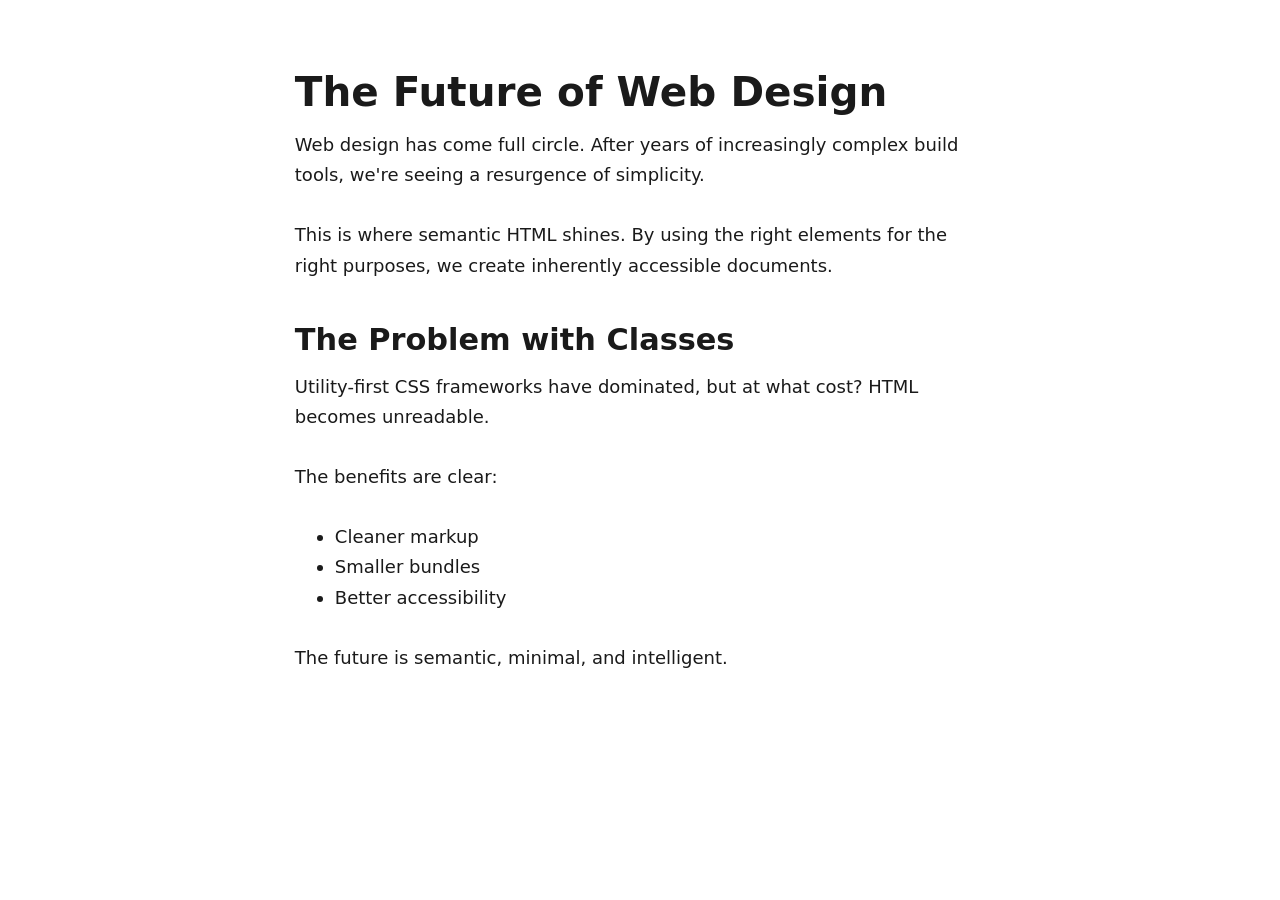
<file: tests/fixtures/blog-post.html>
<!DOCTYPE html>
<html lang="en">
<head>
  <meta charset="UTF-8">
  <title>Blog Post</title>
  <link rel="stylesheet" href="../../src/styles/wisp.css">
</head>
<body>
  <article>
    <h1>The Future of Web Design</h1>
    <p>Web design has come full circle. After years of increasingly complex build tools, we're seeing a resurgence of simplicity.</p>
    <p>This is where semantic HTML shines. By using the right elements for the right purposes, we create inherently accessible documents.</p>
    <h2>The Problem with Classes</h2>
    <p>Utility-first CSS frameworks have dominated, but at what cost? HTML becomes unreadable.</p>
    <p>The benefits are clear:</p>
    <ul>
      <li>Cleaner markup</li>
      <li>Smaller bundles</li>
      <li>Better accessibility</li>
    </ul>
    <p>The future is semantic, minimal, and intelligent.</p>
  </article>
  <script src="../../src/core/wisp.js"></script>
</body>
</html>
</file>
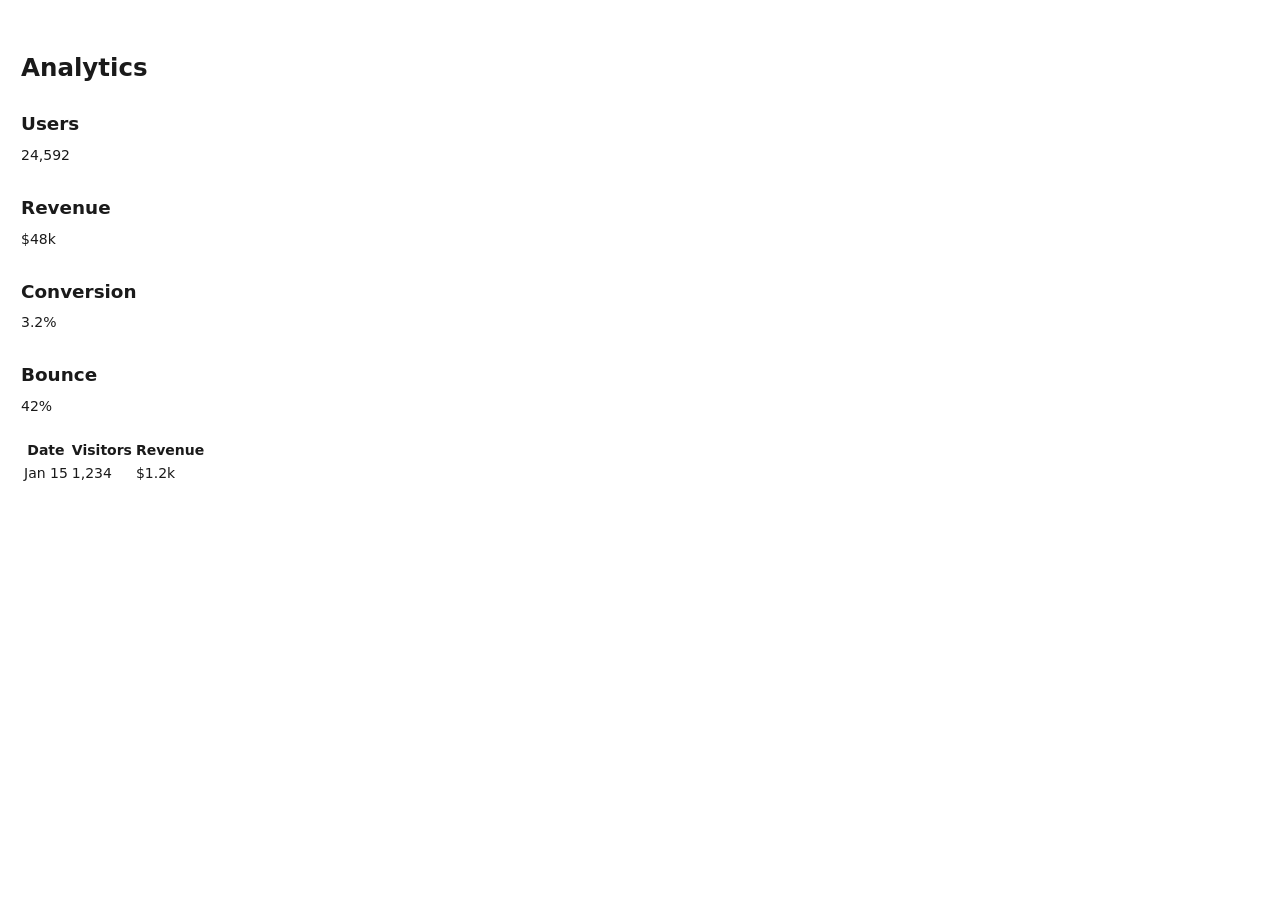
<file: tests/fixtures/dashboard.html>
<!DOCTYPE html>
<html lang="en">
<head>
  <meta charset="UTF-8">
  <title>Dashboard</title>
  <link rel="stylesheet" href="../../src/styles/wisp.css">
</head>
<body>
  <header>
    <h1>Analytics</h1>
  </header>
  <main>
    <article><h2>Users</h2><p>24,592</p></article>
    <article><h2>Revenue</h2><p>$48k</p></article>
    <article><h2>Conversion</h2><p>3.2%</p></article>
    <article><h2>Bounce</h2><p>42%</p></article>
    <table>
      <tr><th>Date</th><th>Visitors</th><th>Revenue</th></tr>
      <tr><td>Jan 15</td><td>1,234</td><td>$1.2k</td></tr>
    </table>
  </main>
  <script src="../../src/core/wisp.js"></script>
</body>
</html>
</file>
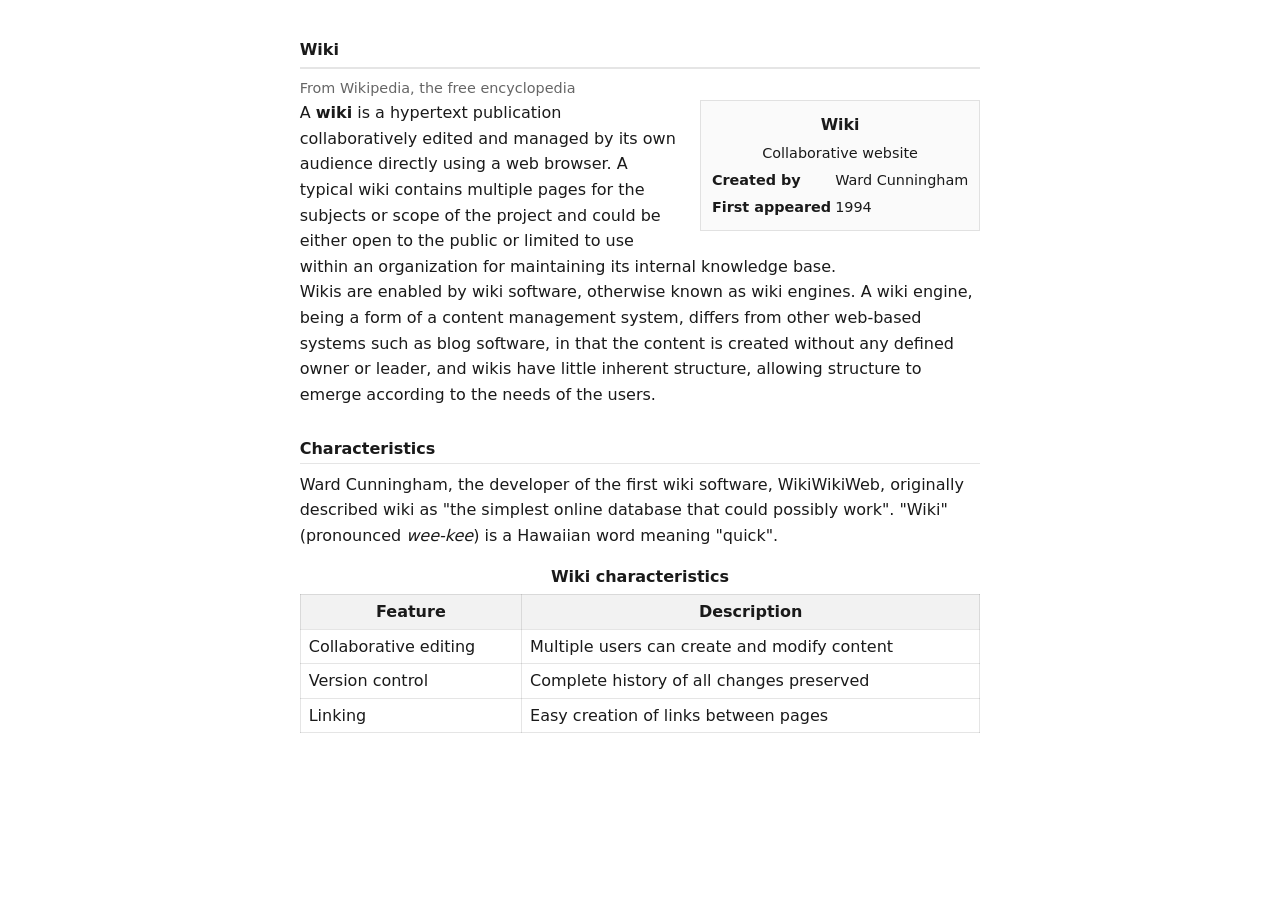
<file: tests/fixtures/wikipedia-prod.html>
<!DOCTYPE html>
<html lang="en">
<head>
  <meta charset="UTF-8">
  <meta name="viewport" content="width=device-width, initial-scale=1.0">
  <title>Wisp + Wikipedia (Production Test)</title>
  <!-- Use minified Wisp -->
  <link rel="stylesheet" href="../../dist/wisp.min.css">
  <style>
    /* Wikipedia-specific enhancements */
    .infobox { 
      float: right; 
      margin: 0 0 var(--wisp-md) var(--wisp-md);
      border: 1px solid var(--wisp-border);
      padding: var(--wisp-sm);
      max-width: 320px;
      font-size: 0.9em;
      background: rgba(0,0,0,0.02);
    }
    .infobox th { text-align: left; font-weight: 600; }
    .wikitable { 
      border-collapse: collapse; 
      margin: var(--wisp-md) 0;
      width: 100%;
    }
    .wikitable th { background: rgba(0,0,0,0.05); font-weight: 600; }
    .wikitable th, .wikitable td { 
      border: 1px solid var(--wisp-border); 
      padding: var(--wisp-xs) var(--wisp-sm);
    }
    .thumb { margin: var(--wisp-md) 0; text-align: center; }
    .thumbinner { 
      display: inline-block; 
      border: 1px solid var(--wisp-border);
      padding: var(--wisp-sm);
      background: var(--wisp-bg);
    }
    /* Ensure narrative mode looks great */
    h1 { border-bottom: 2px solid var(--wisp-border); padding-bottom: var(--wisp-sm); }
    h2 { border-bottom: 1px solid var(--wisp-border); padding-bottom: var(--wisp-xs); margin-top: var(--wisp-xl); }
  </style>
</head>
<body>
  <main>
    <article>
      <header>
        <h1>Wiki</h1>
        <p style="color: var(--wisp-muted); font-size: 0.9em;">From Wikipedia, the free encyclopedia</p>
      </header>
      
      <aside class="infobox">
        <table style="width: 100%;">
          <tr><th colspan="2" style="text-align: center; font-size: 1.1em;">Wiki</th></tr>
          <tr><td colspan="2" style="text-align: center;">Collaborative website</td></tr>
          <tr><th>Created by</th><td>Ward Cunningham</td></tr>
          <tr><th>First appeared</th><td>1994</td></tr>
        </table>
      </aside>
      
      <p>A <strong>wiki</strong> is a hypertext publication collaboratively edited and managed by its own audience directly using a web browser. A typical wiki contains multiple pages for the subjects or scope of the project and could be either open to the public or limited to use within an organization for maintaining its internal knowledge base.</p>
      
      <p>Wikis are enabled by wiki software, otherwise known as wiki engines. A wiki engine, being a form of a content management system, differs from other web-based systems such as blog software, in that the content is created without any defined owner or leader, and wikis have little inherent structure, allowing structure to emerge according to the needs of the users.</p>
      
      <h2>Characteristics</h2>
      <p>Ward Cunningham, the developer of the first wiki software, WikiWikiWeb, originally described wiki as "the simplest online database that could possibly work". "Wiki" (pronounced <em>wee-kee</em>) is a Hawaiian word meaning "quick".</p>
      
      <table class="wikitable">
        <caption style="caption-side: top; font-weight: 600; margin-bottom: var(--wisp-xs);">Wiki characteristics</caption>
        <thead>
          <tr><th>Feature</th><th>Description</th></tr>
        </thead>
        <tbody>
          <tr><td>Collaborative editing</td><td>Multiple users can create and modify content</td></tr>
          <tr><td>Version control</td><td>Complete history of all changes preserved</td></tr>
          <tr><td>Linking</td><td>Easy creation of links between pages</td></tr>
</file>
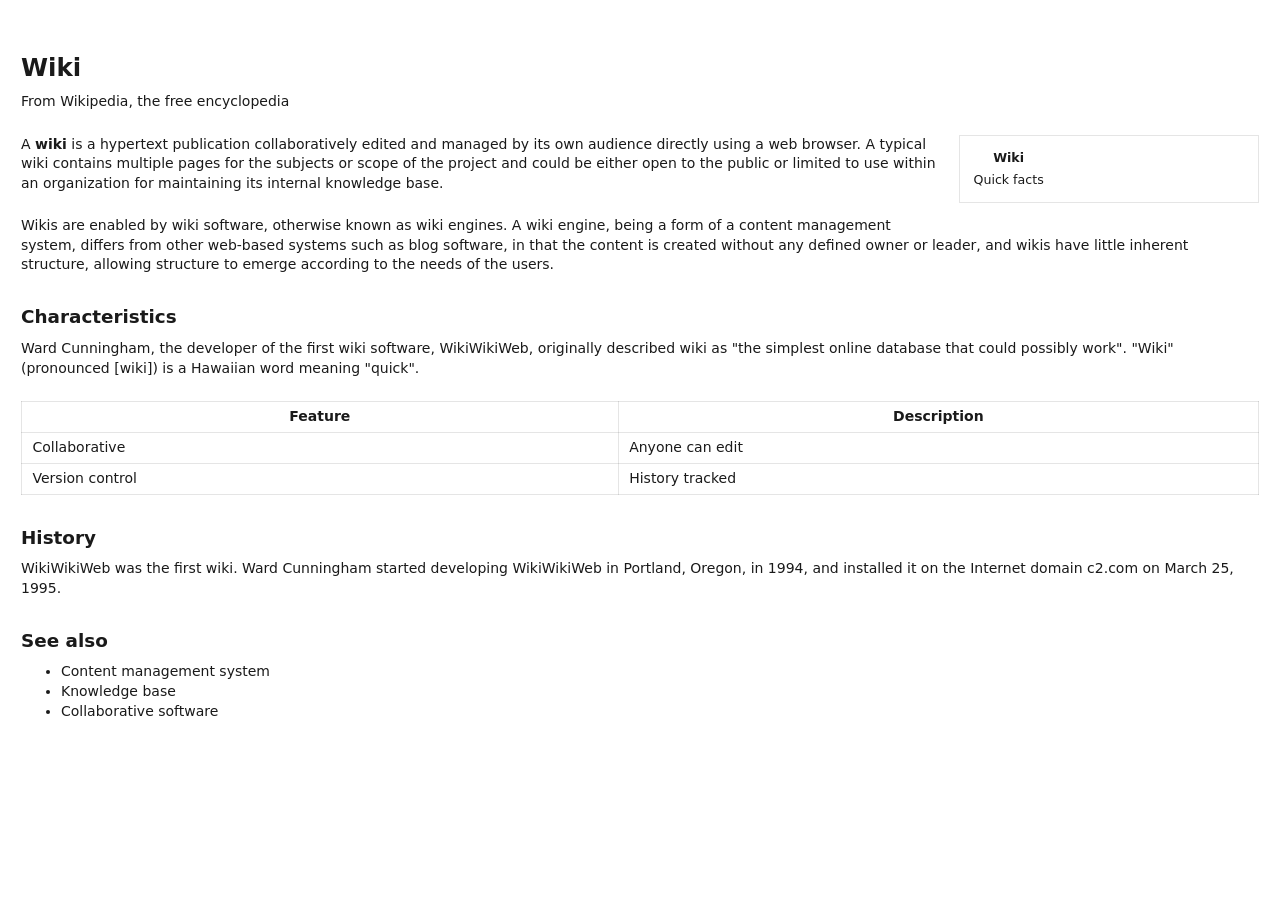
<file: tests/fixtures/wikipedia-test.html>
<!DOCTYPE html>
<html lang="en">
<head>
  <meta charset="UTF-8">
  <title>Wisp Wikipedia Test</title>
  <link rel="stylesheet" href="../../dist/wisp.css">
  <style>
    /* Wikipedia structure simulation */
    .infobox { 
      float: right; 
      margin: 0 0 var(--wisp-md) var(--wisp-md);
      border: 1px solid var(--wisp-border);
      padding: var(--wisp-sm);
      width: 300px;
      font-size: 0.9em;
    }
    table.wikitable { 
      border-collapse: collapse; 
      margin: var(--wisp-md) 0;
      width: 100%;
    }
    .wikitable th, .wikitable td { 
      border: 1px solid var(--wisp-border); 
      padding: var(--wisp-xs) var(--wisp-sm);
    }
    .thumb { margin: var(--wisp-md) 0; }
  </style>
</head>
<body>
  <main>
    <h1>Wiki</h1>
    <p>From Wikipedia, the free encyclopedia</p>
    
    <div class="infobox">
      <table>
        <tr><th>Wiki</th></tr>
        <tr><td>Quick facts</td></tr>
      </table>
    </div>
    
    <p>A <strong>wiki</strong> is a hypertext publication collaboratively edited and managed by its own audience directly using a web browser. A typical wiki contains multiple pages for the subjects or scope of the project and could be either open to the public or limited to use within an organization for maintaining its internal knowledge base.</p>
    
    <p>Wikis are enabled by wiki software, otherwise known as wiki engines. A wiki engine, being a form of a content management system, differs from other web-based systems such as blog software, in that the content is created without any defined owner or leader, and wikis have little inherent structure, allowing structure to emerge according to the needs of the users.</p>
    
    <h2>Characteristics</h2>
    <p>Ward Cunningham, the developer of the first wiki software, WikiWikiWeb, originally described wiki as "the simplest online database that could possibly work". "Wiki" (pronounced [wiki]) is a Hawaiian word meaning "quick".</p>
    
    <table class="wikitable">
      <tr><th>Feature</th><th>Description</th></tr>
      <tr><td>Collaborative</td><td>Anyone can edit</td></tr>
      <tr><td>Version control</td><td>History tracked</td></tr>
    </table>
    
    <h2>History</h2>
    <p>WikiWikiWeb was the first wiki. Ward Cunningham started developing WikiWikiWeb in Portland, Oregon, in 1994, and installed it on the Internet domain c2.com on March 25, 1995.</p>
    
    <h2>See also</h2>
    <ul>
      <li>Content management system</li>
      <li>Knowledge base</li>
      <li>Collaborative software</li>
    </ul>
  </main>
  
  <script src="../../dist/wisp.js"></script>
  <script>
    // Show analysis overlay
    setTimeout(() => {
      const a = Wisp.scan();
      const div = document.createElement('div');
      div.style.cssText = 'position:fixed;top:10px;right:10px;background:var(--wisp-accent);color:white;padding:12px;border-radius:4px;font-size:13px;z-index:9999;box-shadow:0 2px 8px rgba(0,0,0,0.2);';
      div.innerHTML = `
        <strong>🌬️ Wisp Analysis</strong><br>
        Context: ${a.context}<br>
        Pattern: ${a.pattern}<br>
        Density: ${a.density.toFixed(3)}
      `;
      document.body.appendChild(div);
      console.log('Wisp Analysis:', a);
    }, 100);
  </script>
</body>
</html>
</file>
<file: src/styles/wisp.css>
/* Wisp Base Styles - Include this always */
*, *::before, *::after { box-sizing: border-box; margin: 0; }

:root {
  --wisp-fg: #1a1a1a;
  --wisp-bg: #ffffff;
  --wisp-muted: #666666;
  --wisp-accent: #0066cc;
  --wisp-border: rgba(0,0,0,0.1);
  --wisp-xs: calc(var(--wisp-spacing-unit, 1rem) * 0.25);
  --wisp-sm: calc(var(--wisp-spacing-unit, 1rem) * 0.5);
  --wisp-md: var(--wisp-spacing-unit, 1rem);
  --wisp-lg: calc(var(--wisp-spacing-unit, 1rem) * 1.5);
  --wisp-xl: calc(var(--wisp-spacing-unit, 1rem) * 2);
}

@media (prefers-color-scheme: dark) {
  :root { --wisp-fg: #e6e6e6; --wisp-bg: #0a0a0a; --wisp-muted: #999; 
          --wisp-accent: #66b3ff; --wisp-border: rgba(255,255,255,0.1); }
}

html { font-size: var(--wisp-base-font, 1rem); 
       line-height: var(--wisp-line-height, 1.6);
       color: var(--wisp-fg); background: var(--wisp-bg); }

body { font-family: system-ui, -apple-system, sans-serif;
       max-width: var(--wisp-max-width, 70ch);
       margin: 0 auto; padding: var(--wisp-md); }

[data-wisp-active="dashboard"] body { max-width: 100%; padding: var(--wisp-sm); }
[data-wisp-active="narrative"] body { padding: var(--wisp-xl) var(--wisp-md); }

h1, h2, h3, h4, h5, h6 { line-height: 1.2; margin: var(--wisp-lg) 0 var(--wisp-sm); font-weight: 600; }
h1 { font-size: calc(var(--wisp-base-font) * 2); }
h2 { font-size: calc(var(--wisp-base-font) * 1.5); }
h3 { font-size: calc(var(--wisp-base-font) * 1.25); }

p, ul, ol { margin-bottom: calc(var(--wisp-spacing-unit) * (1 + var(--wisp-density, 0.5))); }

button, input, select, textarea {
  font: inherit; padding: var(--wisp-sm) var(--wisp-md);
  border: 1px solid var(--wisp-border);
  border-radius: calc(var(--wisp-spacing-unit) * 0.25);
  background: var(--wisp-bg); color: var(--wisp-fg);
  transition: all var(--wisp-motion, 200ms) ease;
}

button:hover, input:focus, select:focus, textarea:focus {
  border-color: var(--wisp-accent);
  outline: none;
  box-shadow: 0 0 0 2px rgba(0,102,204,0.2);
}

[data-wisp-skip] {
  position: absolute; top: -100%; left: var(--wisp-md);
  background: var(--wisp-accent); color: white;
  padding: var(--wisp-sm) var(--wisp-md);
  text-decoration: none; border-radius: 0 0 4px 4px;
  z-index: 10000; transition: top var(--wisp-motion);
}

[data-wisp-skip]:focus { top: 0; }

@media print {
  :root { --wisp-max-width: 100%; --wisp-spacing-unit: 0.75rem; }
  [data-wisp-skip], button { display: none !important; }
}
</file>
<file: dist/wisp.css>
/* Wisp Base Styles - Include this always */
*, *::before, *::after { box-sizing: border-box; margin: 0; }

:root {
  --wisp-fg: #1a1a1a;
  --wisp-bg: #ffffff;
  --wisp-muted: #666666;
  --wisp-accent: #0066cc;
  --wisp-border: rgba(0,0,0,0.1);
  --wisp-xs: calc(var(--wisp-spacing-unit, 1rem) * 0.25);
  --wisp-sm: calc(var(--wisp-spacing-unit, 1rem) * 0.5);
  --wisp-md: var(--wisp-spacing-unit, 1rem);
  --wisp-lg: calc(var(--wisp-spacing-unit, 1rem) * 1.5);
  --wisp-xl: calc(var(--wisp-spacing-unit, 1rem) * 2);
}

@media (prefers-color-scheme: dark) {
  :root { --wisp-fg: #e6e6e6; --wisp-bg: #0a0a0a; --wisp-muted: #999; 
          --wisp-accent: #66b3ff; --wisp-border: rgba(255,255,255,0.1); }
}

html { font-size: var(--wisp-base-font, 1rem); 
       line-height: var(--wisp-line-height, 1.6);
       color: var(--wisp-fg); background: var(--wisp-bg); }

body { font-family: system-ui, -apple-system, sans-serif;
       max-width: var(--wisp-max-width, 70ch);
       margin: 0 auto; padding: var(--wisp-md); }

[data-wisp-active="dashboard"] body { max-width: 100%; padding: var(--wisp-sm); }
[data-wisp-active="narrative"] body { padding: var(--wisp-xl) var(--wisp-md); }

h1, h2, h3, h4, h5, h6 { line-height: 1.2; margin: var(--wisp-lg) 0 var(--wisp-sm); font-weight: 600; }
h1 { font-size: calc(var(--wisp-base-font) * 2); }
h2 { font-size: calc(var(--wisp-base-font) * 1.5); }
h3 { font-size: calc(var(--wisp-base-font) * 1.25); }

p, ul, ol { margin-bottom: calc(var(--wisp-spacing-unit) * (1 + var(--wisp-density, 0.5))); }

button, input, select, textarea {
  font: inherit; padding: var(--wisp-sm) var(--wisp-md);
  border: 1px solid var(--wisp-border);
  border-radius: calc(var(--wisp-spacing-unit) * 0.25);
  background: var(--wisp-bg); color: var(--wisp-fg);
  transition: all var(--wisp-motion, 200ms) ease;
}

button:hover, input:focus, select:focus, textarea:focus {
  border-color: var(--wisp-accent);
  outline: none;
  box-shadow: 0 0 0 2px rgba(0,102,204,0.2);
}

[data-wisp-skip] {
  position: absolute; top: -100%; left: var(--wisp-md);
  background: var(--wisp-accent); color: white;
  padding: var(--wisp-sm) var(--wisp-md);
  text-decoration: none; border-radius: 0 0 4px 4px;
  z-index: 10000; transition: top var(--wisp-motion);
}

[data-wisp-skip]:focus { top: 0; }

@media print {
  :root { --wisp-max-width: 100%; --wisp-spacing-unit: 0.75rem; }
  [data-wisp-skip], button { display: none !important; }
}
</file>
<file: dist/wisp.min.css>
*,*::before,*::after{box-sizing:border-box;margin:0}:root{--wisp-fg:#1a1a1a;--wisp-bg:#ffffff;--wisp-muted:#666666;--wisp-accent:#0066cc;--wisp-border:rgba(0,0,0,0.1);--wisp-xs:calc(var(--wisp-spacing-unit,1rem) * 0.25);--wisp-sm:calc(var(--wisp-spacing-unit,1rem) * 0.5);--wisp-md:var(--wisp-spacing-unit,1rem);--wisp-lg:calc(var(--wisp-spacing-unit,1rem) * 1.5);--wisp-xl:calc(var(--wisp-spacing-unit,1rem) * 2)}@media (prefers-color-scheme:dark){:root{--wisp-fg:#e6e6e6;--wisp-bg:#0a0a0a;--wisp-muted:#999;--wisp-accent:#66b3ff;--wisp-border:rgba(255,255,255,0.1)}}html{font-size:var(--wisp-base-font,1rem);line-height:var(--wisp-line-height,1.6);color:var(--wisp-fg);background:var(--wisp-bg)}body{font-family:system-ui,-apple-system,sans-serif;max-width:var(--wisp-max-width,70ch);margin:0 auto;padding:var(--wisp-md)}[data-wisp-active="dashboard"] body{max-width:100%;padding:var(--wisp-sm)}[data-wisp-active="narrative"] body{padding:var(--wisp-xl) var(--wisp-md)}h1,h2,h3,h4,h5,h6{line-height:1.2;margin:var(--wisp-lg) 0 var(--wisp-sm);font-weight:600}h1{font-size:calc(var(--wisp-base-font) * 2)}h2{font-size:calc(var(--wisp-base-font) * 1.5)}h3{font-size:calc(var(--wisp-base-font) * 1.25)}p,ul,ol{margin-bottom:calc(var(--wisp-spacing-unit) * (1 + var(--wisp-density,0.5)))}button,input,select,textarea{font:inherit;padding:var(--wisp-sm) var(--wisp-md);border:1px solid var(--wisp-border);border-radius:calc(var(--wisp-spacing-unit) * 0.25);background:var(--wisp-bg);color:var(--wisp-fg);transition:all var(--wisp-motion,200ms) ease}button:hover,input:focus,select:focus,textarea:focus{border-color:var(--wisp-accent);outline:none;box-shadow:0 0 0 2px rgba(0,102,204,0.2)}[data-wisp-skip]{position:absolute;top:-100%;left:var(--wisp-md);background:var(--wisp-accent);color:white;padding:var(--wisp-sm) var(--wisp-md);text-decoration:none;border-radius:0 0 4px 4px;z-index:10000;transition:top var(--wisp-motion)}[data-wisp-skip]:focus{top:0}@media print{:root{--wisp-max-width:100%;--wisp-spacing-unit:0.75rem}[data-wisp-skip],button{display:none!important}}
</file>
